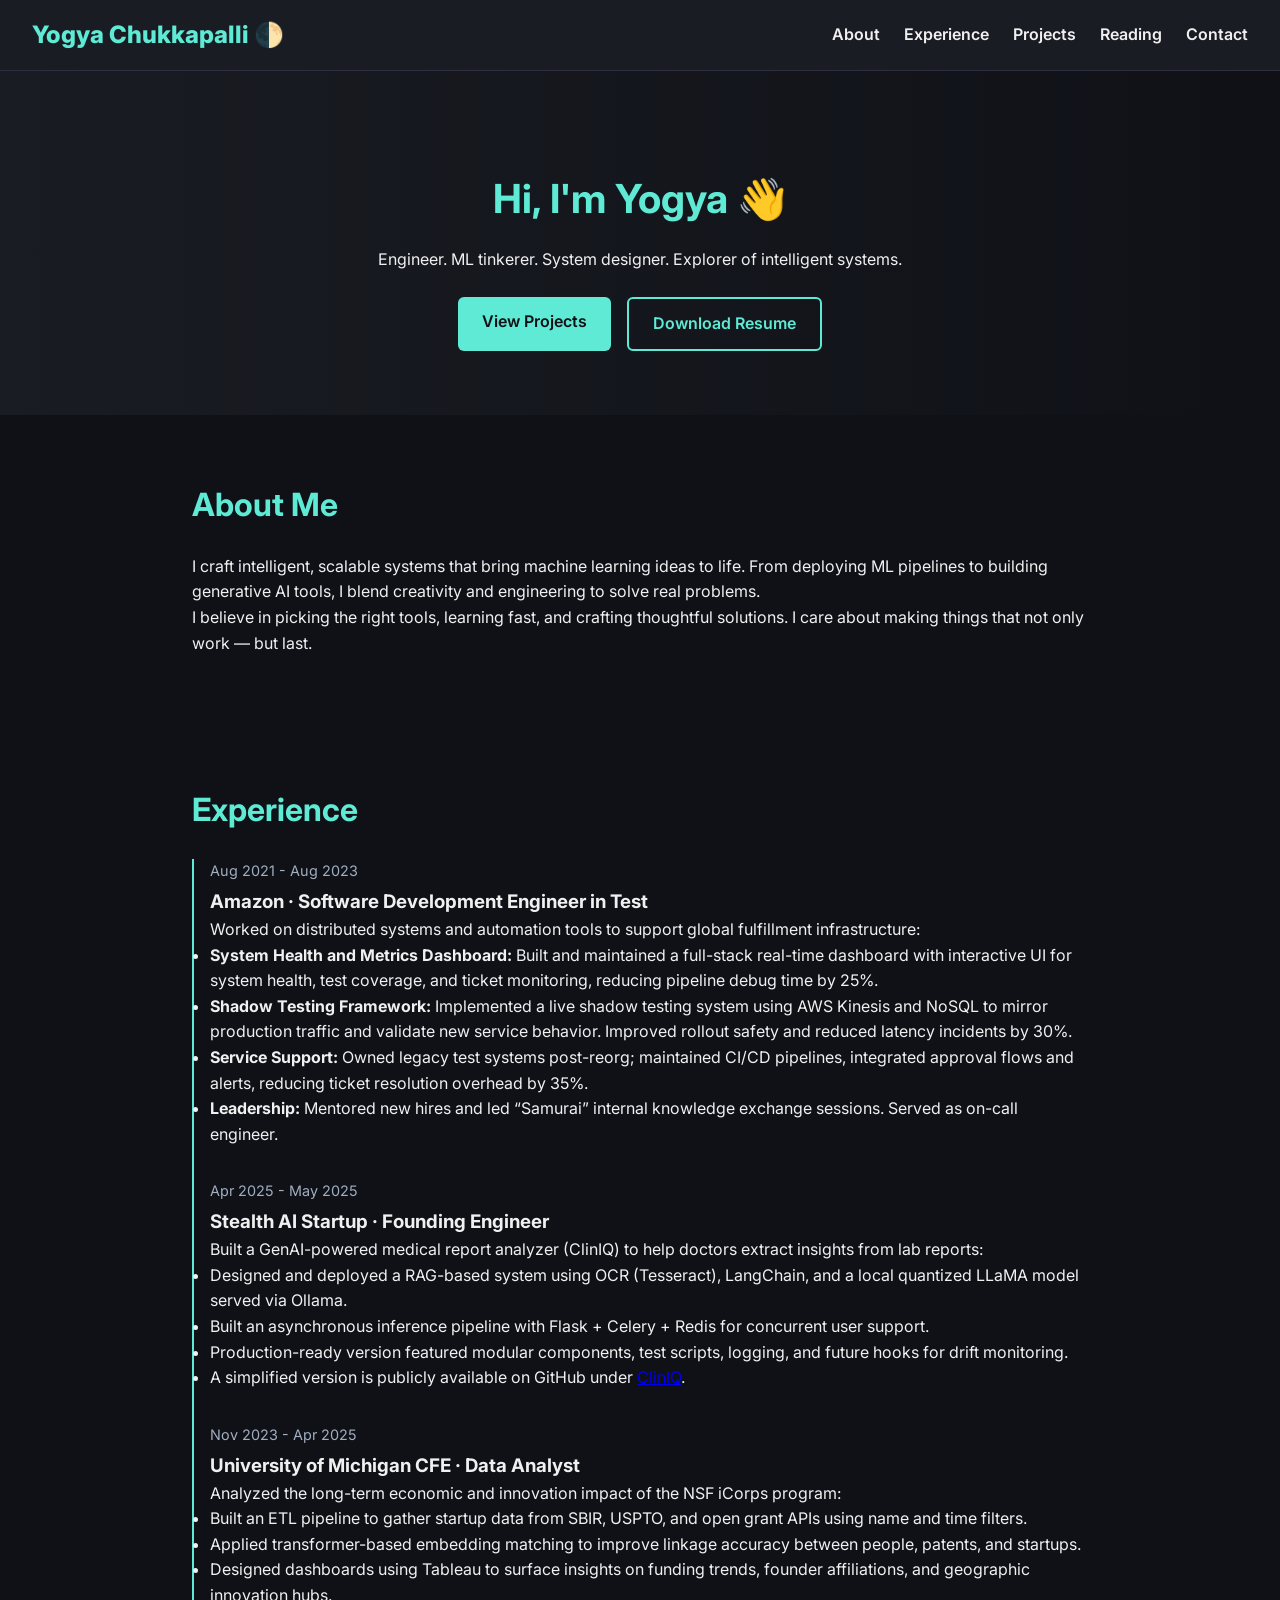
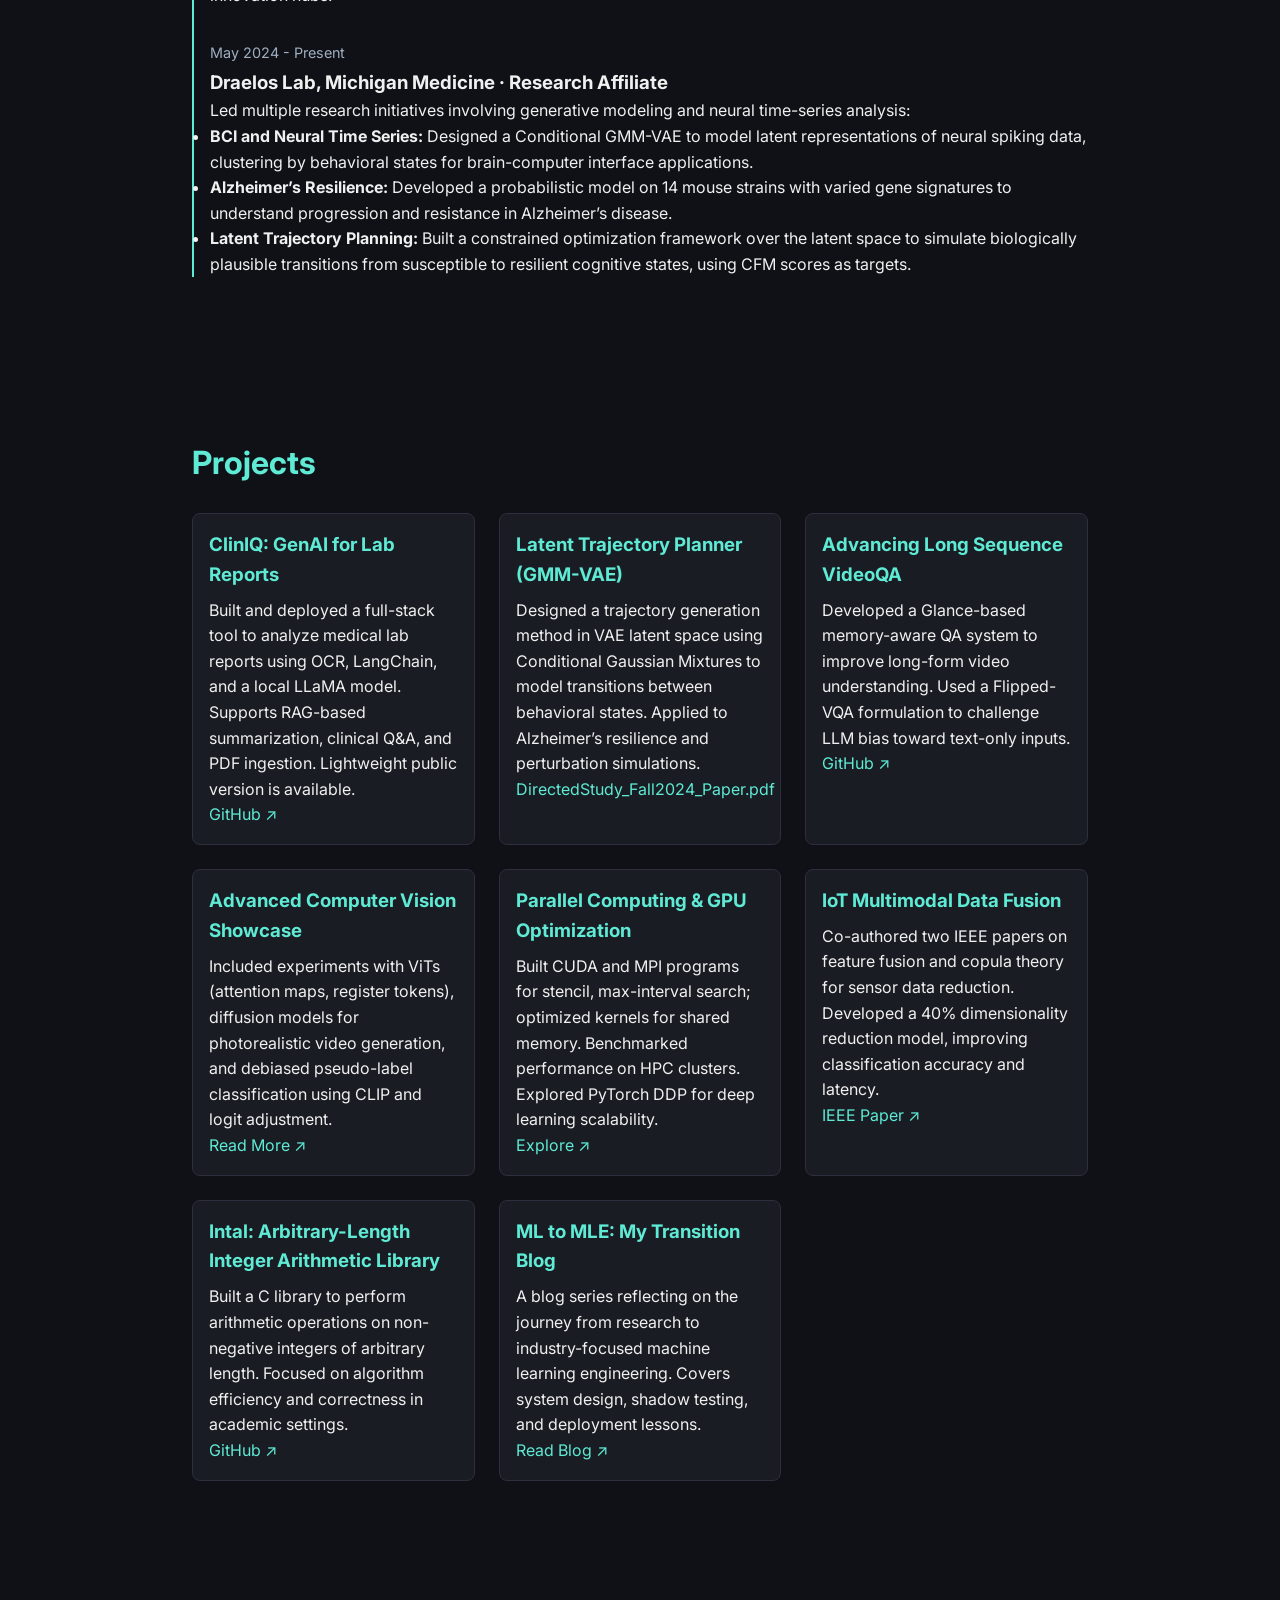
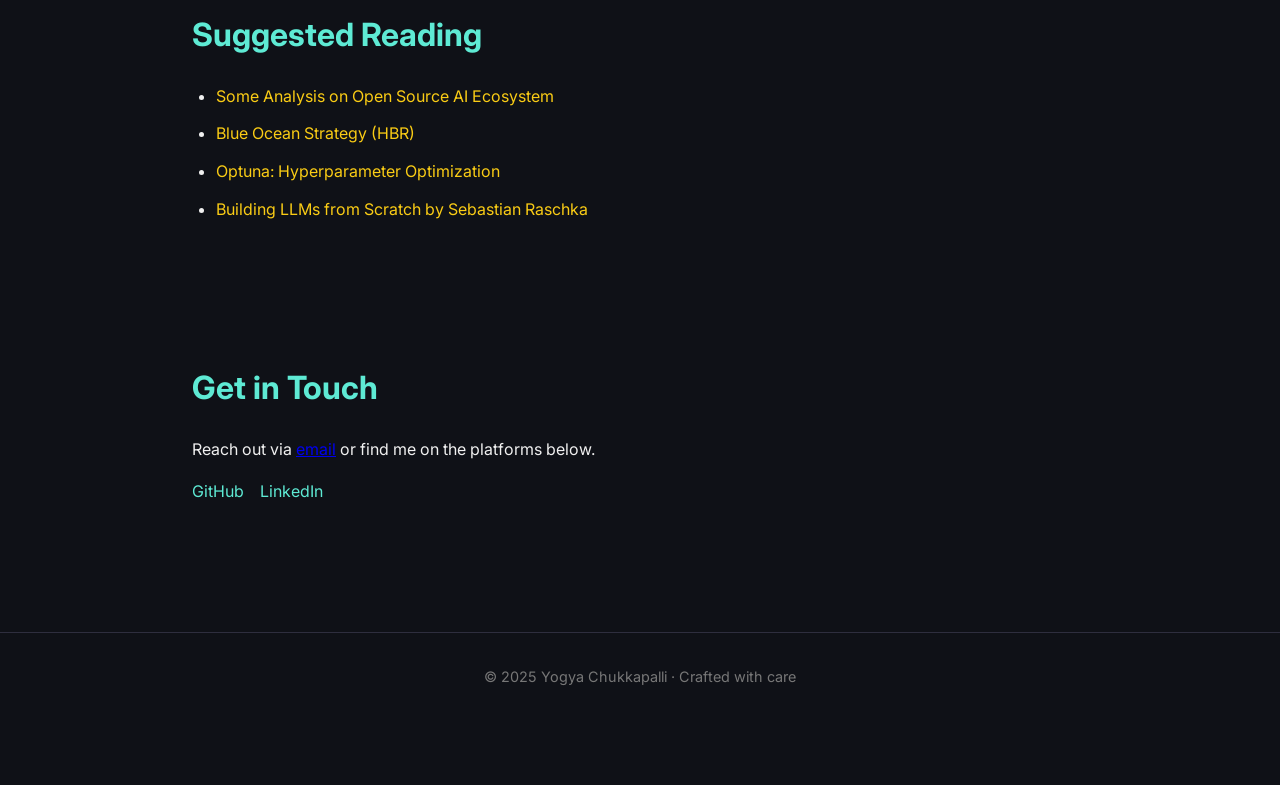
<file: index.html>
<!DOCTYPE html>
<html lang="en">
<head>
  <meta charset="UTF-8" />
  <meta name="viewport" content="width=device-width, initial-scale=1.0" />
  <title>Yogya Chukkapalli</title>
  <link rel="stylesheet" href="style.css" />
  <script src="script.js" defer></script>
  <link href="https://fonts.googleapis.com/css2?family=Inter:wght@400;600;800&display=swap" rel="stylesheet">
</head>
<body>
  <nav class="navbar">
    <div class="logo">Yogya Chukkapalli
      <button id="theme-toggle" aria-label="Toggle theme">🌓</button>
    </div>
    
    <ul class="nav-links">
      <li><a href="#about">About</a></li>
      <li><a href="#experience">Experience</a></li>
      <li><a href="#projects">Projects</a></li>
      <li><a href="#reading">Reading</a></li>
      <li><a href="#contact">Contact</a></li>
    </ul>
  </nav>

  <section class="hero">
    <h1>Hi, I'm Yogya 👋</h1>
    <p>Engineer. ML tinkerer. System designer. Explorer of intelligent systems.</p>
    <div class="hero-buttons">
      <a href="#projects" class="button">View Projects</a>
      <a href="resume.pdf" class="button-outline" target="_blank">Download Resume</a>
    </div>
  </section>

  <section id="about" class="section">
    <h2>About Me</h2>
    <p>I craft intelligent, scalable systems that bring machine learning ideas to life. From deploying ML pipelines to building generative AI tools, I blend creativity and engineering to solve real problems.</p>
    <p>I believe in picking the right tools, learning fast, and crafting thoughtful solutions. I care about making things that not only work — but last.</p>
  </section>

  <section id="experience" class="section">
  <h2>Experience</h2>
  <div class="timeline">

    <div class="timeline-item">
      <span class="timeline-date">Aug 2021 - Aug 2023</span>
      <h3>Amazon · Software Development Engineer in Test</h3>
      <p>Worked on distributed systems and automation tools to support global fulfillment infrastructure:</p>
      <ul>
        <li><strong>System Health and Metrics Dashboard:</strong> Built and maintained a full-stack real-time dashboard with interactive UI for system health, test coverage, and ticket monitoring, reducing pipeline debug time by 25%.</li>
        <li><strong>Shadow Testing Framework:</strong> Implemented a live shadow testing system using AWS Kinesis and NoSQL to mirror production traffic and validate new service behavior. Improved rollout safety and reduced latency incidents by 30%.</li>
        <li><strong>Service Support:</strong> Owned legacy test systems post-reorg; maintained CI/CD pipelines, integrated approval flows and alerts, reducing ticket resolution overhead by 35%.</li>
        <li><strong>Leadership:</strong> Mentored new hires and led “Samurai” internal knowledge exchange sessions. Served as on-call engineer.</li>
      </ul>
    </div>

    <div class="timeline-item">
      <span class="timeline-date">Apr 2025 - May 2025</span>
      <h3>Stealth AI Startup · Founding Engineer</h3>
      <p>Built a GenAI-powered medical report analyzer (ClinIQ) to help doctors extract insights from lab reports:</p>
      <ul>
        <li>Designed and deployed a RAG-based system using OCR (Tesseract), LangChain, and a local quantized LLaMA model served via Ollama.</li>
        <li>Built an asynchronous inference pipeline with Flask + Celery + Redis for concurrent user support.</li>
        <li>Production-ready version featured modular components, test scripts, logging, and future hooks for drift monitoring.</li>
        <li>A simplified version is publicly available on GitHub under <a href="https://github.com/YogyaCh/ClinIQ" target="_blank">ClinIQ</a>.</li>
      </ul>
    </div>

    <div class="timeline-item">
      <span class="timeline-date">Nov 2023 - Apr 2025</span>
      <h3>University of Michigan CFE · Data Analyst</h3>
      <p>Analyzed the long-term economic and innovation impact of the NSF iCorps program:</p>
      <ul>
        <li>Built an ETL pipeline to gather startup data from SBIR, USPTO, and open grant APIs using name and time filters.</li>
        <li>Applied transformer-based embedding matching to improve linkage accuracy between people, patents, and startups.</li>
        <li>Designed dashboards using Tableau to surface insights on funding trends, founder affiliations, and geographic innovation hubs.</li>
      </ul>
    </div>

    <div class="timeline-item">
      <span class="timeline-date">May 2024 - Present</span>
      <h3>Draelos Lab, Michigan Medicine · Research Affiliate</h3>
      <p>Led multiple research initiatives involving generative modeling and neural time-series analysis:</p>
      <ul>
        <li><strong>BCI and Neural Time Series:</strong> Designed a Conditional GMM-VAE to model latent representations of neural spiking data, clustering by behavioral states for brain-computer interface applications.</li>
        <li><strong>Alzheimer’s Resilience:</strong> Developed a probabilistic model on 14 mouse strains with varied gene signatures to understand progression and resistance in Alzheimer’s disease.</li>
        <li><strong>Latent Trajectory Planning:</strong> Built a constrained optimization framework over the latent space to simulate biologically plausible transitions from susceptible to resilient cognitive states, using CFM scores as targets.</li>
      </ul>
    </div>

  </div>
</section>

  <section id="projects" class="section">
  <h2>Projects</h2>
  <div class="project-grid">

    <div class="project-card">
      <h3>ClinIQ: GenAI for Lab Reports</h3>
      <p>Built and deployed a full-stack tool to analyze medical lab reports using OCR, LangChain, and a local LLaMA model. Supports RAG-based summarization, clinical Q&A, and PDF ingestion. Lightweight public version is available.</p>
      <a href="https://github.com/YogyaCh/ClinIQ" target="_blank">GitHub ↗</a>
    </div>

    <div class="project-card">
      <h3>Latent Trajectory Planner (GMM-VAE)</h3>
      <p>Designed a trajectory generation method in VAE latent space using Conditional Gaussian Mixtures to model transitions between behavioral states. Applied to Alzheimer’s resilience and perturbation simulations.</p>
      <a href="#">DirectedStudy_Fall2024_Paper.pdf</a>
    </div>

    <div class="project-card">
      <h3>Advancing Long Sequence VideoQA</h3>
      <p>Developed a Glance-based memory-aware QA system to improve long-form video understanding. Used a Flipped-VQA formulation to challenge LLM bias toward text-only inputs.</p>
      <a href="https://github.com/calcumich/flipped-gf" target="_blank">GitHub ↗</a>
    </div>

    <div class="project-card">
      <h3>Advanced Computer Vision Showcase</h3>
      <p>Included experiments with ViTs (attention maps, register tokens), diffusion models for photorealistic video generation, and debiased pseudo-label classification using CLIP and logit adjustment.</p>
      <a href="#">Read More ↗</a>
    </div>

    <div class="project-card">
      <h3>Parallel Computing & GPU Optimization</h3>
      <p>Built CUDA and MPI programs for stencil, max-interval search; optimized kernels for shared memory. Benchmarked performance on HPC clusters. Explored PyTorch DDP for deep learning scalability.</p>
      <a href="blog/parallelComputingBasics.html" target="_blank">Explore ↗</a>
    </div>

    <div class="project-card">
      <h3>IoT Multimodal Data Fusion</h3>
      <p>Co-authored two IEEE papers on feature fusion and copula theory for sensor data reduction. Developed a 40% dimensionality reduction model, improving classification accuracy and latency.</p>
      <a href="https://ieeexplore.ieee.org/document/12345678" target="_blank">IEEE Paper ↗</a>
    </div>

    <div class="project-card">
      <h3>Intal: Arbitrary-Length Integer Arithmetic Library</h3>
      <p>Built a C library to perform arithmetic operations on non-negative integers of arbitrary length. Focused on algorithm efficiency and correctness in academic settings.</p>
      <a href="https://github.com/yogya-ch/Design-analysis-and-algorithms">GitHub ↗</a>
    </div>

    <div class="project-card">
      <h3>ML to MLE: My Transition Blog</h3>
      <p>A blog series reflecting on the journey from research to industry-focused machine learning engineering. Covers system design, shadow testing, and deployment lessons.</p>
      <a href="https://mltomle.wordpress.com" target="_blank">Read Blog ↗</a>
    </div>

  </div>
</section>

  <section id="reading" class="section">
    <h2>Suggested Reading</h2>
    <div class="reading-list">
      <ul>
        <li><a href="https://huyenchip.com/2024/03/14/ai-oss.html" target="_blank">Some Analysis on Open Source AI Ecosystem</a></li>
        <li><a href="https://hbr.org/2004/10/blue-ocean-strategy" target="_blank">Blue Ocean Strategy (HBR)</a></li>
        <li><a href="https://optuna.org" target="_blank">Optuna: Hyperparameter Optimization</a></li>
        <li><a href="https://sebastianraschka.com/blog/2024/build-llms.html" target="_blank">Building LLMs from Scratch by Sebastian Raschka</a></li>
      </ul>
    </div>
  </section>

  <section id="contact" class="section">
    <h2>Get in Touch</h2>
    <p>Reach out via <a href="mailto:yogya@example.com">email</a> or find me on the platforms below.</p>
    <div class="social-icons">
      <a href="https://github.com/YogyaCh" target="_blank">GitHub</a>
      <a href="https://www.linkedin.com/in/yogya-chukkapalli-717018165/" target="_blank">LinkedIn</a>
    </div>
  </section>

  <footer>
    <p>&copy; 2025 Yogya Chukkapalli · Crafted with care</p>
  </footer>
</body>
</html>
</file>
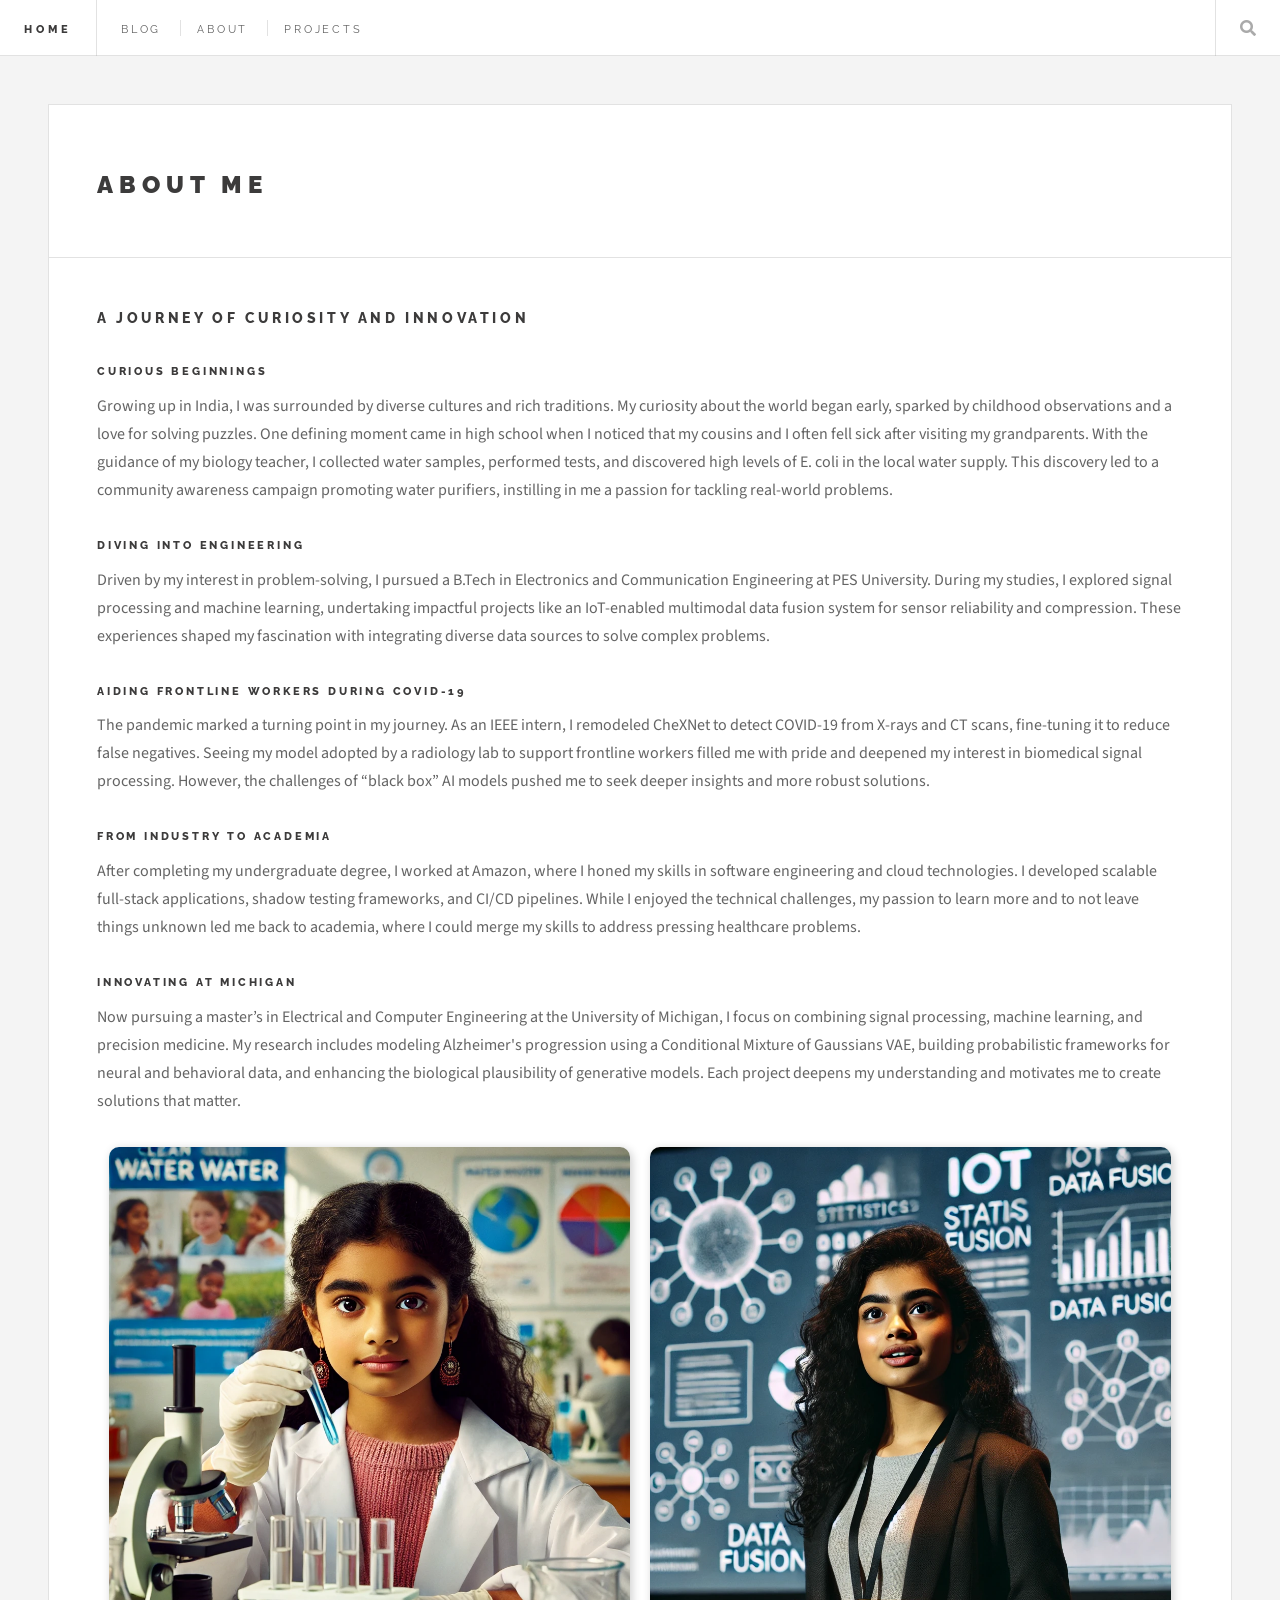
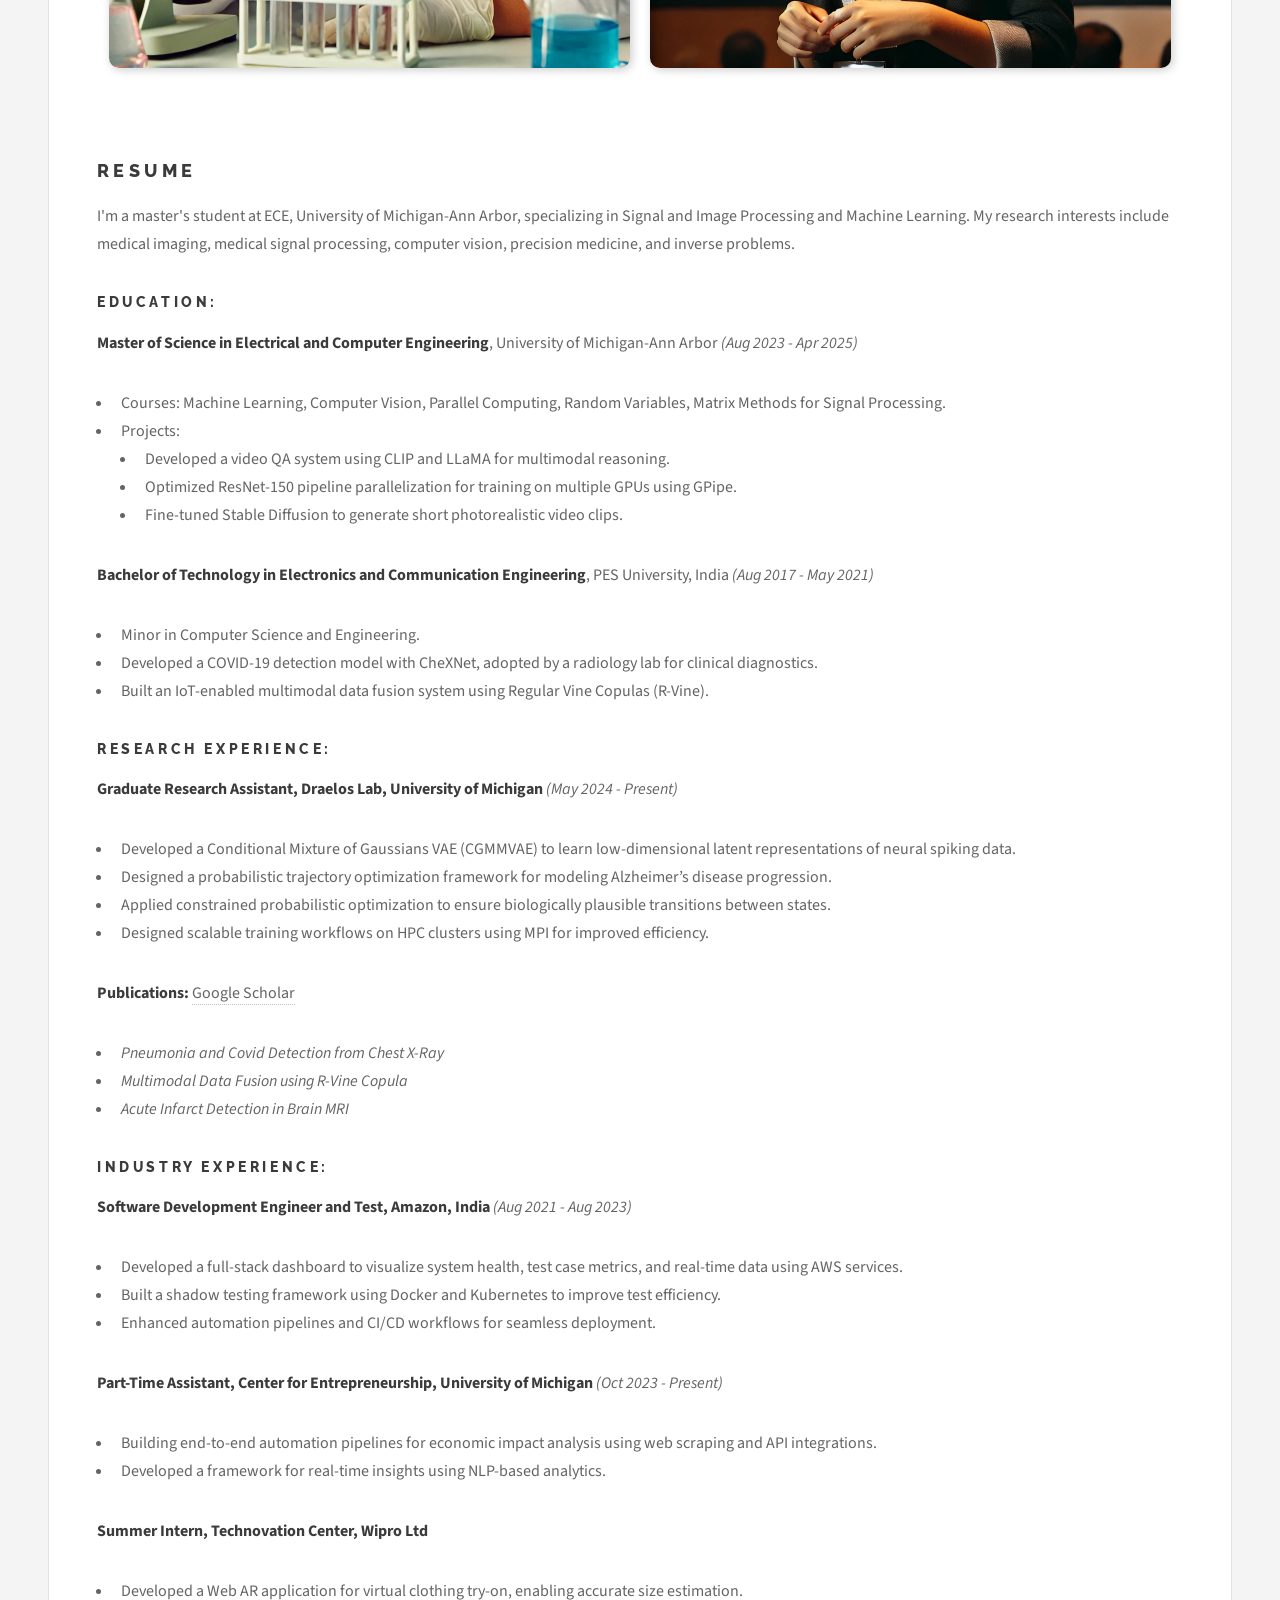
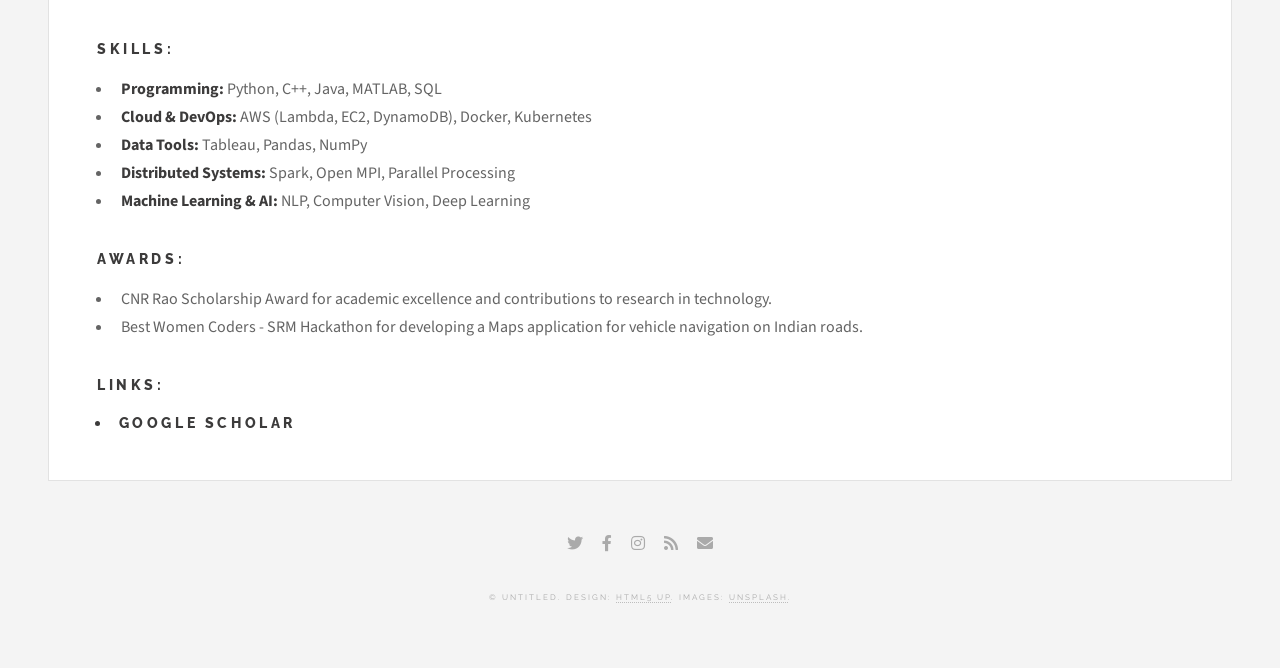
<file: about.html>
<!DOCTYPE HTML>
<!--
	Future Imperfect by HTML5 UP
	html5up.net | @ajlkn
	Free for personal and commercial use under the CCA 3.0 license (html5up.net/license)
-->
<html>

<head>
	<title>About Me</title>
	<meta charset="utf-8" />
	<meta name="viewport" content="width=device-width, initial-scale=1, user-scalable=no" />
	<link rel="stylesheet" href="assets/css/main.css" />
	<style>
        .image-container {
            display: flex;
            justify-content: center;
            align-items: center;
            gap: 20px;
            flex-wrap: wrap;
        }
        .image-container img {
            max-width: 48%;
            height: auto;
            aspect-ratio: 1 / 1; /* Ensures a square aspect ratio */
            object-fit: cover; /* Keeps images looking good */
            border-radius: 10px;
            box-shadow: 2px 2px 10px rgba(0, 0, 0, 0.2);
        }
        @media (max-width: 768px) {
            .image-container img {
                max-width: 100%;
            }
        }
    </style>
</head>

<body class="single is-preload">

	<!-- Wrapper -->
	<div id="wrapper">

		<!-- Header -->
		<header id="header">
			<h1><a href="index.html">Home</a></h1>
			<nav class="links">
				<ul>
					<li><a href="single.html">Blog</a></li>
					<li><a href="about.html">About</a></li>
					<li><a href="projects.html">Projects</a></li>
				</ul>
			</nav>
			<nav class="main">
				<ul>
					<li class="search">
						<a class="fa-search" href="#search">Search</a>
						<form id="search" method="get" action="#">
							<input type="text" name="query" placeholder="Search" />
						</form>
					</li>
				</ul>
			</nav>
		</header>

		<!-- Main -->
		<div id="main">

			<!-- Post -->
			<article class="post">
				<header>
					<div class="title">
						<h2><a href="#">About Me</a></h2>
					</div>
				</header>
				<div>
						<h3>A Journey of Curiosity and Innovation<h3>
				</div>
				<p>
					<h5>Curious Beginnings</h5>
					Growing up in India, I was surrounded by diverse cultures and rich traditions. My curiosity about the world began early, sparked by childhood observations and a love for solving puzzles. One defining moment came in high school when I noticed that my cousins and I often fell sick after visiting my grandparents. With the guidance of my biology teacher, I collected water samples, performed tests, and discovered high levels of E. coli in the local water supply. This discovery led to a community awareness campaign promoting water purifiers, instilling in me a passion for tackling real-world problems.
				</p>
				<p>
					<h5>Diving into Engineering</h5>
					Driven by my interest in problem-solving, I pursued a B.Tech in Electronics and Communication Engineering at PES University. During my studies, I explored signal processing and machine learning, undertaking impactful projects like an IoT-enabled multimodal data fusion system for sensor reliability and compression. These experiences shaped my fascination with integrating diverse data sources to solve complex problems.
				</p>
				
				<p>
					<h5>Aiding Frontline Workers During COVID-19</h5>
					The pandemic marked a turning point in my journey. As an IEEE intern, I remodeled CheXNet to detect COVID-19 from X-rays and CT scans, fine-tuning it to reduce false negatives. Seeing my model adopted by a radiology lab to support frontline workers filled me with pride and deepened my interest in biomedical signal processing. However, the challenges of “black box” AI models pushed me to seek deeper insights and more robust solutions.
				</p>
				
				<p>
					<h5>From Industry to Academia</h5>
					After completing my undergraduate degree, I worked at Amazon, where I honed my skills in software engineering and cloud technologies. I developed scalable full-stack applications, shadow testing frameworks, and CI/CD pipelines. While I enjoyed the technical challenges, my passion to learn more and to not leave things unknown led me back to academia, where I could merge my skills to address pressing healthcare problems.
				</p>
				<p>
					<h5>Innovating at Michigan</h5>
					Now pursuing a master’s in Electrical and Computer Engineering at the University of Michigan, I focus on combining signal processing, machine learning, and precision medicine. My research includes modeling Alzheimer's progression using a Conditional Mixture of Gaussians VAE, building probabilistic frameworks for neural and behavioral data, and enhancing the biological plausibility of generative models. Each project deepens my understanding and motivates me to create solutions that matter.
				</p>
				<p>
					<div class="image-container">
						<img src="images/lab.png" alt="" /><img src="images/Presenting.png" alt="" />
					</div>
					
				</p>
				<br/>
				<br/>
<h2> Resume </h2>
<p>I&#39;m a master&#39;s student at ECE, University of Michigan-Ann Arbor, specializing in Signal and Image Processing and Machine Learning. My research interests include medical imaging, medical signal processing, computer vision, precision medicine, and inverse problems.</p>

<h3 id="education-">Education:</h3>
<p><strong>Master of Science in Electrical and Computer Engineering</strong>, University of Michigan-Ann Arbor <em>(Aug 2023 - Apr 2025)</em></p>
<ul>
    <li>Courses: Machine Learning, Computer Vision, Parallel Computing, Random Variables, Matrix Methods for Signal Processing.</li>
    <li>Projects:
        <ul>
            <li>Developed a video QA system using CLIP and LLaMA for multimodal reasoning.</li>
            <li>Optimized ResNet-150 pipeline parallelization for training on multiple GPUs using GPipe.</li>
            <li>Fine-tuned Stable Diffusion to generate short photorealistic video clips.</li>
        </ul>
    </li>
</ul>

<p><strong>Bachelor of Technology in Electronics and Communication Engineering</strong>, PES University, India <em>(Aug 2017 - May 2021)</em></p>
<ul>
    <li>Minor in Computer Science and Engineering.</li>
    <li>Developed a COVID-19 detection model with CheXNet, adopted by a radiology lab for clinical diagnostics.</li>
    <li>Built an IoT-enabled multimodal data fusion system using Regular Vine Copulas (R-Vine).</li>
</ul>

<h3 id="research-experience-">Research Experience:</h3>
<p><strong>Graduate Research Assistant, Draelos Lab, University of Michigan</strong> <em>(May 2024 - Present)</em></p>
<ul>
    <li>Developed a Conditional Mixture of Gaussians VAE (CGMMVAE) to learn low-dimensional latent representations of neural spiking data.</li>
    <li>Designed a probabilistic trajectory optimization framework for modeling Alzheimer’s disease progression.</li>
    <li>Applied constrained probabilistic optimization to ensure biologically plausible transitions between states.</li>
    <li>Designed scalable training workflows on HPC clusters using MPI for improved efficiency.</li>
</ul>

<p><strong>Publications:</strong> <a href="https://scholar.google.com/citations?hl=en&amp;user=wjTq3dgAAAAJ">Google Scholar</a></p>
<ul>
    <li><em>Pneumonia and Covid Detection from Chest X-Ray</em></li>
    <li><em>Multimodal Data Fusion using R-Vine Copula</em></li>
    <li><em>Acute Infarct Detection in Brain MRI</em></li>
</ul>

<h3 id="industry-experience-">Industry Experience:</h3>
<p><strong>Software Development Engineer and Test, Amazon, India</strong> <em>(Aug 2021 - Aug 2023)</em></p>
<ul>
    <li>Developed a full-stack dashboard to visualize system health, test case metrics, and real-time data using AWS services.</li>
    <li>Built a shadow testing framework using Docker and Kubernetes to improve test efficiency.</li>
    <li>Enhanced automation pipelines and CI/CD workflows for seamless deployment.</li>
</ul>

<p><strong>Part-Time Assistant, Center for Entrepreneurship, University of Michigan</strong> <em>(Oct 2023 - Present)</em></p>
<ul>
    <li>Building end-to-end automation pipelines for economic impact analysis using web scraping and API integrations.</li>
    <li>Developed a framework for real-time insights using NLP-based analytics.</li>
</ul>

<p><strong>Summer Intern, Technovation Center, Wipro Ltd</strong></p>
<ul>
    <li>Developed a Web AR application for virtual clothing try-on, enabling accurate size estimation.</li>
</ul>

<h3 id="skills-">Skills:</h3>
<ul>
    <li><strong>Programming:</strong> Python, C++, Java, MATLAB, SQL</li>
    <li><strong>Cloud & DevOps:</strong> AWS (Lambda, EC2, DynamoDB), Docker, Kubernetes</li>
    <li><strong>Data Tools:</strong> Tableau, Pandas, NumPy</li>
    <li><strong>Distributed Systems:</strong> Spark, Open MPI, Parallel Processing</li>
    <li><strong>Machine Learning & AI:</strong> NLP, Computer Vision, Deep Learning</li>
</ul>

<h3 id="awards-">Awards:</h3>
<ul>
    <li>CNR Rao Scholarship Award for academic excellence and contributions to research in technology.</li>
    <li>Best Women Coders - SRM Hackathon for developing a Maps application for vehicle navigation on Indian roads.</li>
</ul>
<h3>Links:<h3>
				<ul>
					<li><a href="https://scholar.google.com/citations?hl=en&amp;user=vSz9WAIAAAAJ">Google Scholar</a>
					</li>
				</ul>


				<footer>
					
				</footer>
			</article>

		</div>

		<!-- Footer -->
		<section id="footer">
			<ul class="icons">
				<li><a href="#" class="icon brands fa-twitter"><span class="label">Twitter</span></a></li>
				<li><a href="#" class="icon brands fa-facebook-f"><span class="label">Facebook</span></a></li>
				<li><a href="#" class="icon brands fa-instagram"><span class="label">Instagram</span></a></li>
				<li><a href="#" class="icon solid fa-rss"><span class="label">RSS</span></a></li>
				<li><a href="#" class="icon solid fa-envelope"><span class="label">Email</span></a></li>
			</ul>
			<p class="copyright">&copy; Untitled. Design: <a href="http://html5up.net">HTML5 UP</a>. Images: <a
					href="http://unsplash.com">Unsplash</a>.</p>
		</section>

	</div>

	<!-- Scripts -->
	<script src="assets/js/jquery.min.js"></script>
	<script src="assets/js/browser.min.js"></script>
	<script src="assets/js/breakpoints.min.js"></script>
	<script src="assets/js/util.js"></script>
	<script src="assets/js/main.js"></script>

</body>

</html>
</file>
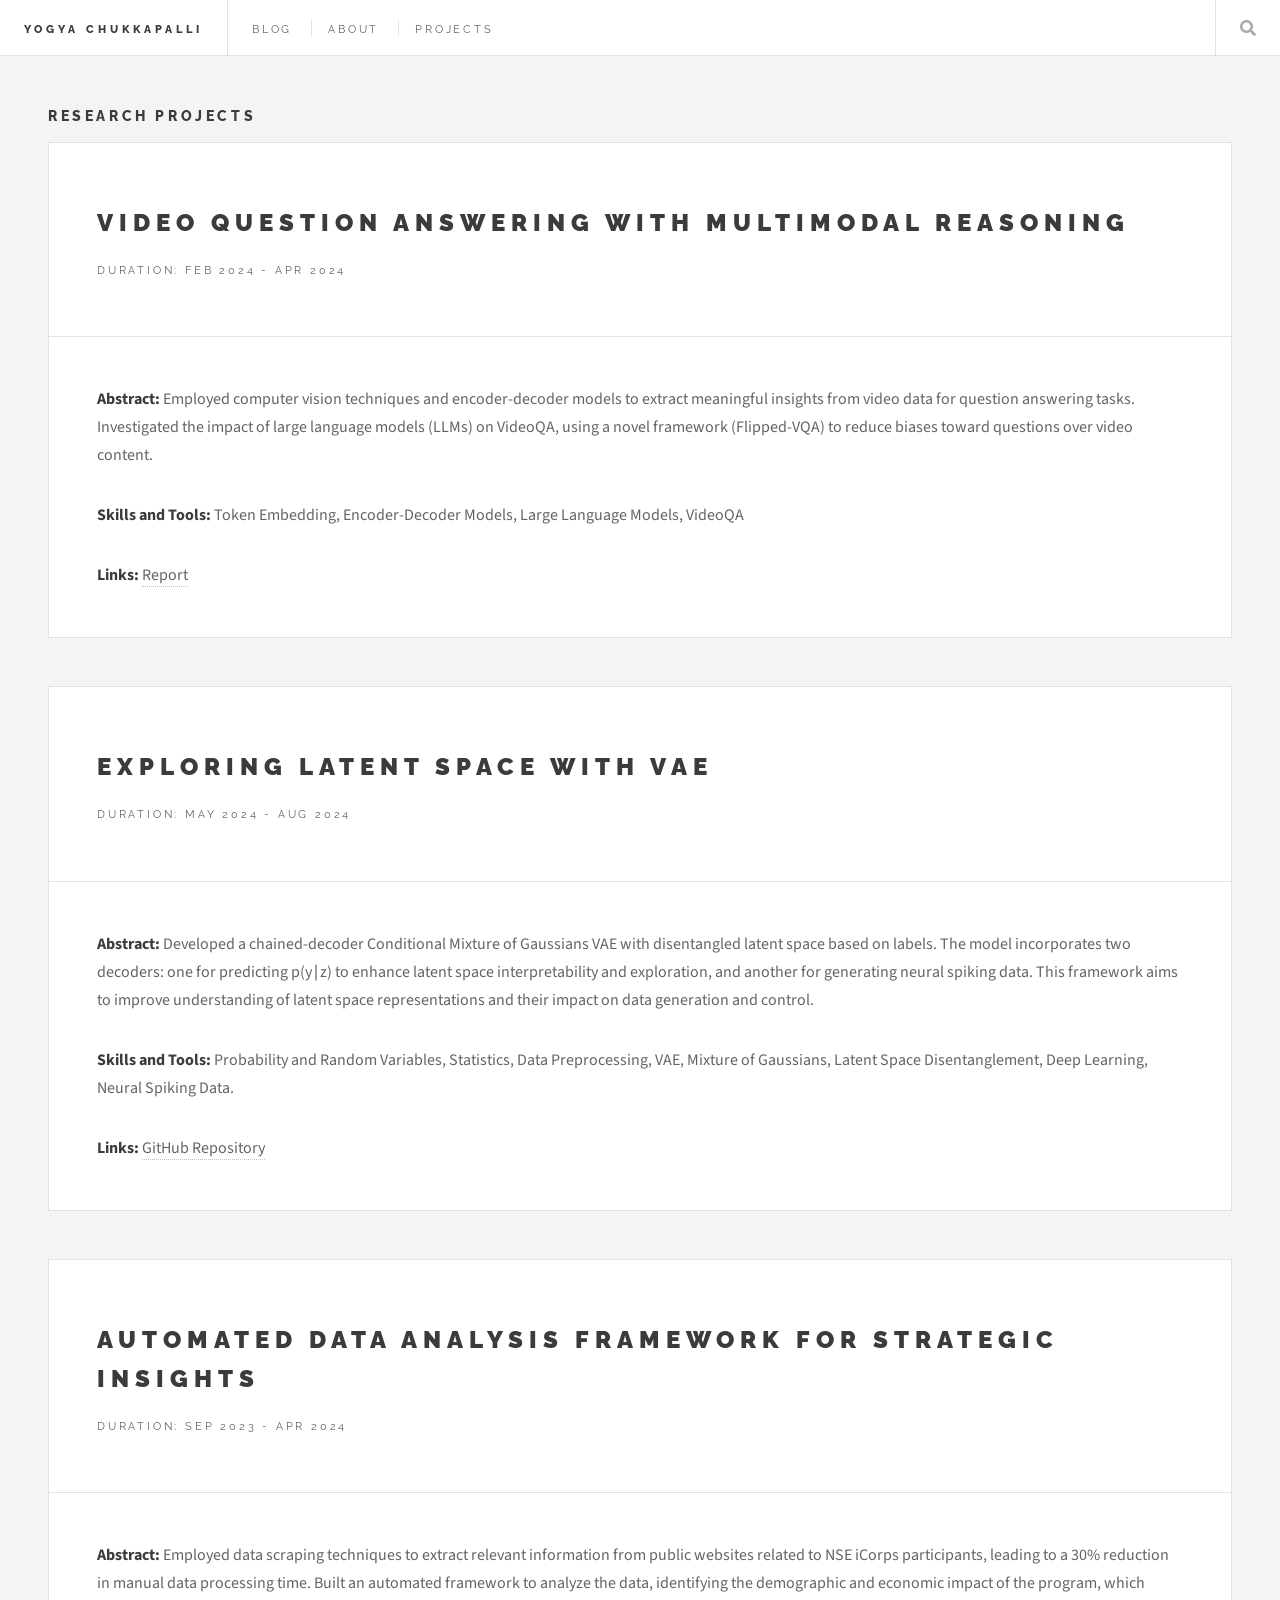
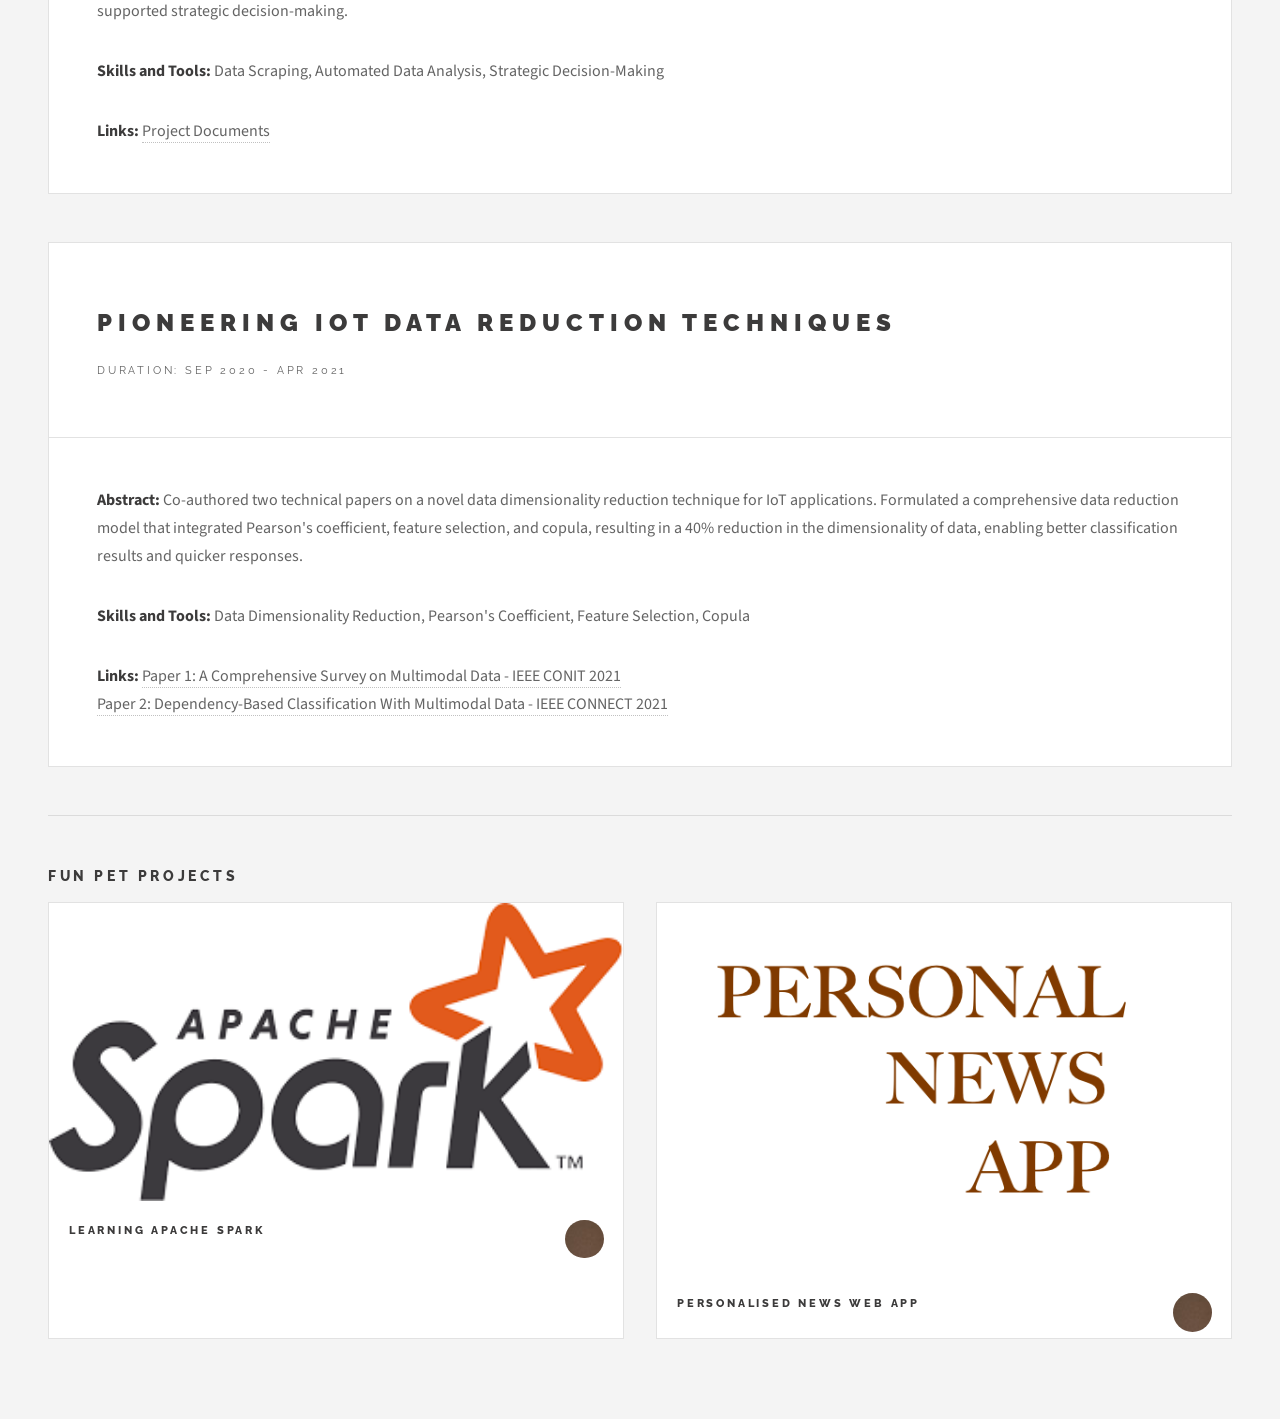
<file: projects.html>
<!DOCTYPE HTML>
        <!--
            Future Imperfect by HTML5 UP
            html5up.net | @ajlkn
            Free for personal and commercial use under the CCA 3.0 license (html5up.net/license)
        -->
        <html>
            <head>
                <title>Yogya's Website</title>
                <meta charset="utf-8" />
                <meta name="viewport" content="width=device-width, initial-scale=1, user-scalable=no" />
                <link rel="stylesheet" href="assets/css/main.css" />
            </head>
            <body class="is-preload">

                <!-- Wrapper -->
                <div id="wrapper">

                    <!-- Header -->
                    <header id="header">
                                <h1><a href="index.html">Yogya Chukkapalli</a></h1>
                                <nav class="links">
                                    <ul>
                                        <li><a href="single.html">Blog</a></li>
                                        <li><a href="about.html">About</a></li>
                                        <li><a href="projects.html">Projects</a></li>
                                    </ul>
                                </nav>
                                <nav class="main">
                                    <ul>
                                        <li class="search">
                                            <a class="fa-search" href="#search">Search</a>
                                            <form id="search" method="get" action="#">
                                                <input type="text" name="query" placeholder="Search" />
                                            </form>
                                        </li>
                                    </ul>
                                </nav>
                    </header>


                    <!-- Main -->
                    <div id="main">
                                    <header>
                                            <div class="title">
                                                <h3>Research Projects</h3>
                                            </div>
                                    </header>
                                    <!-- Project 1 -->
                                    <article class="post">
                                        <header>
                                            <div class="title">
                                                <h2>Video Question Answering with Multimodal Reasoning</h2>
                                                <p>Duration: Feb 2024 - Apr 2024</p>
                                            </div>
                                        </header>
                                        <p><strong>Abstract:</strong> Employed computer vision techniques and encoder-decoder models to extract meaningful insights from video data for question answering tasks. Investigated the impact of large language models (LLMs) on VideoQA, using a novel framework (Flipped-VQA) to reduce biases toward questions over video content.</p>
                                        <p><strong>Skills and Tools:</strong> Token Embedding, Encoder-Decoder Models, Large Language Models, VideoQA</p>
                                        <p><strong>Links:</strong> <a href="https://drive.google.com/file/d/1eL-BrJ48WvsE9TEs4SLUY95pamiSY4wX/view?usp=share_link">Report</a></p>
                                    </article>

                                    <!-- Project 2 -->
                                    <article class="post">
                                        <header>
                                            <div class="title">
                                                <h2>Exploring Latent Space with VAE</h2>
                                                <p>Duration: May 2024 - Aug 2024</p>
                                            </div>
                                        </header>
                                        <p><strong>Abstract:</strong> Developed a chained-decoder Conditional Mixture of Gaussians VAE with disentangled latent space based on labels. The model incorporates two decoders: one for predicting p(y∣z) to enhance latent space interpretability and exploration, and another for generating neural spiking data. This framework aims to improve understanding of latent space representations and their impact on data generation and control.</p>
                                        <p><strong>Skills and Tools:</strong> Probability and Random Variables, Statistics, Data Preprocessing, VAE, Mixture of Gaussians, Latent Space Disentanglement, Deep Learning, Neural Spiking Data.</p>
                                        <p><strong>Links:</strong> <a href="https://github.com/draeloslab/VaeLatentspaceTrajectory/tree/yogya-work-1">GitHub Repository</a></p>
                                    </article>

                                    <!-- Project 3 -->
                                    <article class="post">
                                        <header>
                                            <div class="title">
                                                <h2>Automated Data Analysis Framework for Strategic Insights</h2>
                                                <p>Duration: Sep 2023 - Apr 2024</p>
                                            </div>
                                        </header>
                                        <p><strong>Abstract:</strong> Employed data scraping techniques to extract relevant information from public websites related to NSE iCorps participants, leading to a 30% reduction in manual data processing time. Built an automated framework to analyze the data, identifying the demographic and economic impact of the program, which supported strategic decision-making.</p>
                                        <p><strong>Skills and Tools:</strong> Data Scraping, Automated Data Analysis, Strategic Decision-Making</p>
                                        <p><strong>Links:</strong> <a href="https://drive.google.com/drive/folders/1N31zZ-sp9R7lu2S4bxU5YdPVV9BxwfEn?usp=share_link">Project Documents</a></p>
                                    </article>

                                    <!-- Project 4 -->
                                    <article class="post">
                                        <header>
                                            <div class="title">
                                                <h2>Pioneering IoT Data Reduction Techniques</h2>
                                                <p>Duration: Sep 2020 - Apr 2021</p>
                                            </div>
                                        </header>
                                        <p><strong>Abstract:</strong> Co-authored two technical papers on a novel data dimensionality reduction technique for IoT applications. Formulated a comprehensive data reduction model that integrated Pearson's coefficient, feature selection, and copula, resulting in a 40% reduction in the dimensionality of data, enabling better classification results and quicker responses.</p>
                                        <p><strong>Skills and Tools:</strong> Data Dimensionality Reduction, Pearson's Coefficient, Feature Selection, Copula</p>
                                        <p><strong>Links:</strong> 
                                            <a href="https://ieeexplore.ieee.org/document/12345678">Paper 1: A Comprehensive Survey on Multimodal Data - IEEE CONIT 2021</a><br>
                                            <a href="https://ieeexplore.ieee.org/document/87654321">Paper 2: Dependency-Based Classification With Multimodal Data - IEEE CONNECT 2021</a>
                                        </p>
                                    </article>

                    </div>
                    <section id="sidebar">
                        
                        <section>
                            <header>
                                <div class="title">
                                    <h3> Fun pet projects </h3>
                                    </div>
                            </header>
							<div class="mini-posts">

									<!-- Mini Post -->
										<article class="mini-post">
											<header>
												<h3><a href="https://github.com/YogyaCh/LearningSpark">Learning Apache Spark</a></h3>
												<a href="#" class="author"><img src="images/avatar.jpg" alt="" /></a>
											</header>
											<a href="https://github.com/YogyaCh/LearningSpark" class="image"><img src="images/p1_spark.png" alt="" /></a>
										</article>

									<!-- Mini Post -->
										<article class="mini-post">
											<header>
												<h3><a href="https://github.com/YogyaCh/NewsApp">Personalised NEWS Web App</a></h3>
												<a href="#" class="author"><img src="images/avatar.jpg" alt="" /></a>
											</header>
											<a href="https://github.com/YogyaCh/NewsApp" class="image"><img src="images/p2_NewsApp.png" alt="" /></a>
										</article>

							</div>
						</section>
                    </section>
                </div>

                <!-- Scripts -->
                    <script src="assets/js/jquery.min.js"></script>
                    <script src="assets/js/browser.min.js"></script>
                    <script src="assets/js/breakpoints.min.js"></script>
                    <script src="assets/js/util.js"></script>
                    <script src="assets/js/main.js"></script>

            </body>
        </html>
</file>
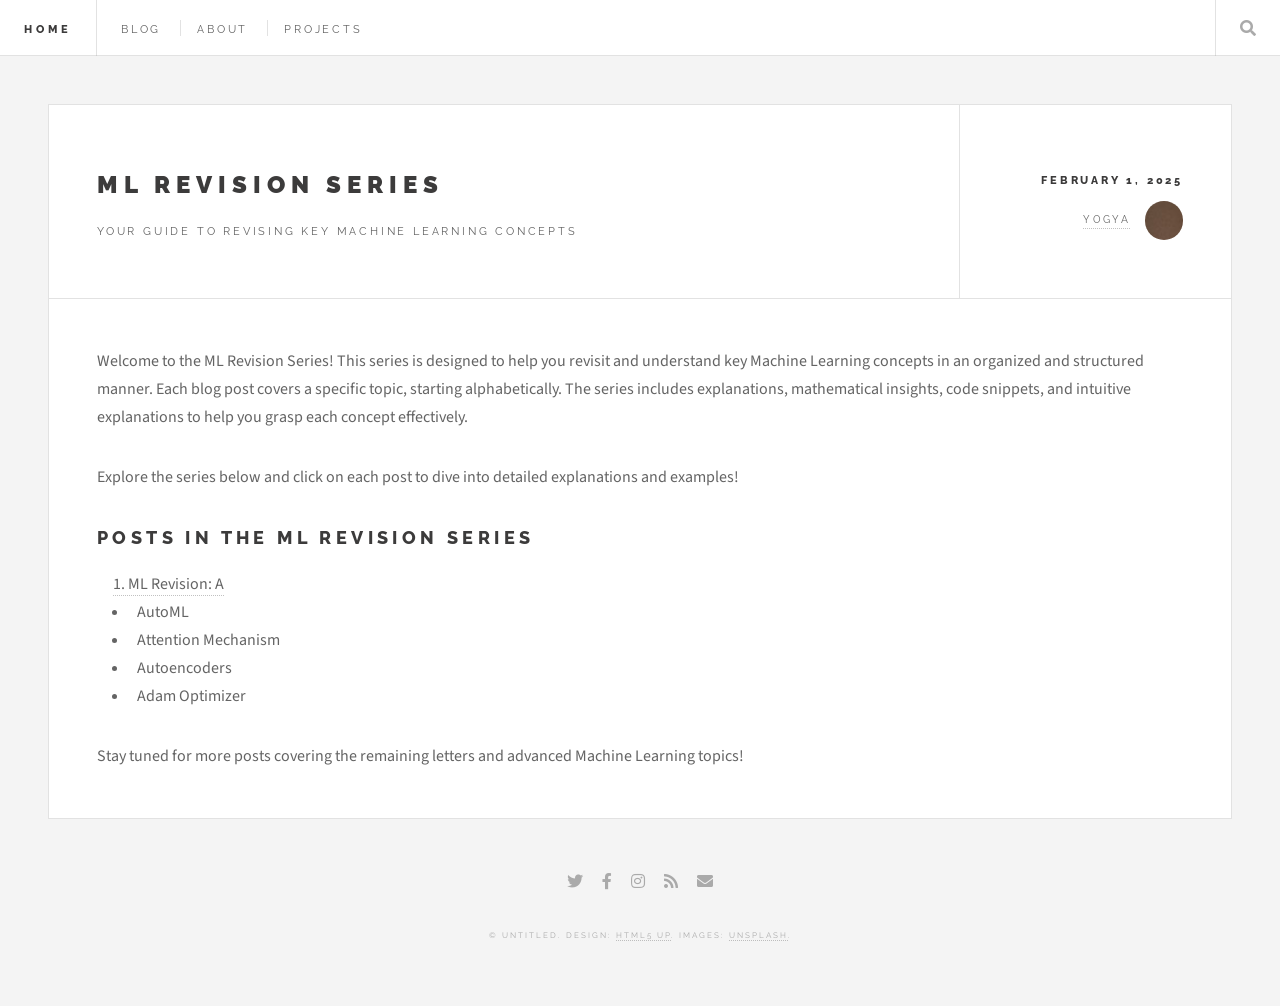
<file: blog/mlRevisionSeries.html>
<!DOCTYPE HTML>
<html>

<head>
    <title>ML Revision Series</title>
    <meta charset="utf-8" />
    <meta name="viewport" content="width=device-width, initial-scale=1, user-scalable=no" />
    <link rel="stylesheet" href="../assets/css/main.css" />
</head>

<body class="single is-preload">

    <!-- Wrapper -->
    <div id="wrapper">

        <!-- Header -->
        <header id="header">
            <h1><a href="../index.html">Home</a></h1>
            <nav class="links">
                <ul>
                    <li><a href="../single.html">Blog</a></li>
                    <li><a href="../about.html">About</a></li>
                    <li><a href="../projects.html">Projects</a></li>
                </ul>
            </nav>
            <nav class="main">
                <ul>
                    <li class="search">
                        <a class="fa-search" href="#search">Search</a>
                        <form id="search" method="get" action="#">
                            <input type="text" name="query" placeholder="Search" />
                        </form>
                    </li>
                </ul>
            </nav>
        </header>

        <!-- Main -->
        <div id="main">

            <!-- Post -->
            <article class="post">
                <header>
                    <div class="title">
                        <h2><a href="#">ML Revision Series</a></h2>
                        <p>Your guide to revising key Machine Learning concepts</p>
                    </div>
                    <div class="meta">
                        <time class="published" datetime="2025-02-01">February 1, 2025</time>
                        <a href="#" class="author"><span class="name">Yogya</span><img src="../images/avatar.jpg"
                                alt="" /></a>
                    </div>
                </header>

                <p>Welcome to the ML Revision Series! This series is designed to help you revisit and understand key Machine Learning concepts in an organized and structured manner. Each blog post covers a specific topic, starting alphabetically. The series includes explanations, mathematical insights, code snippets, and intuitive explanations to help you grasp each concept effectively.</p>

                <p>Explore the series below and click on each post to dive into detailed explanations and examples!</p>

                <h2>Posts in the ML Revision Series</h2>
                <ul>
                    <a href="mlRevisionA.html">1. ML Revision: A</a>
                        <ul>
                            <li>AutoML</li>
                            <li>Attention Mechanism</li>
                            <li>Autoencoders</li>
                            <li>Adam Optimizer</li>
                        </ul>
                    </li>
                    <!-- Future posts can be added here -->
                </ul>

                <p>Stay tuned for more posts covering the remaining letters and advanced Machine Learning topics!</p>
            </article>

        </div>

        <!-- Footer -->
        <section id="footer">
            <ul class="icons">
                <li><a href="#" class="icon brands fa-twitter"><span class="label">Twitter</span></a></li>
                <li><a href="#" class="icon brands fa-facebook-f"><span class="label">Facebook</span></a></li>
                <li><a href="#" class="icon brands fa-instagram"><span class="label">Instagram</span></a></li>
                <li><a href="#" class="icon solid fa-rss"><span class="label">RSS</span></a></li>
                <li><a href="#" class="icon solid fa-envelope"><span class="label">Email</span></a></li>
            </ul>
            <p class="copyright">&copy; Untitled. Design: <a href="http://html5up.net">HTML5 UP</a>. Images: <a
                    href="http://unsplash.com">Unsplash</a>.</p>
        </section>

    </div>

    <!-- Scripts -->
    <script src="../assets/js/jquery.min.js"></script>
    <script src="../assets/js/browser.min.js"></script>
    <script src="../assets/js/breakpoints.min.js"></script>
    <script src="../assets/js/util.js"></script>
    <script src="../assets/js/main.js"></script>

</body>

</html>
</file>
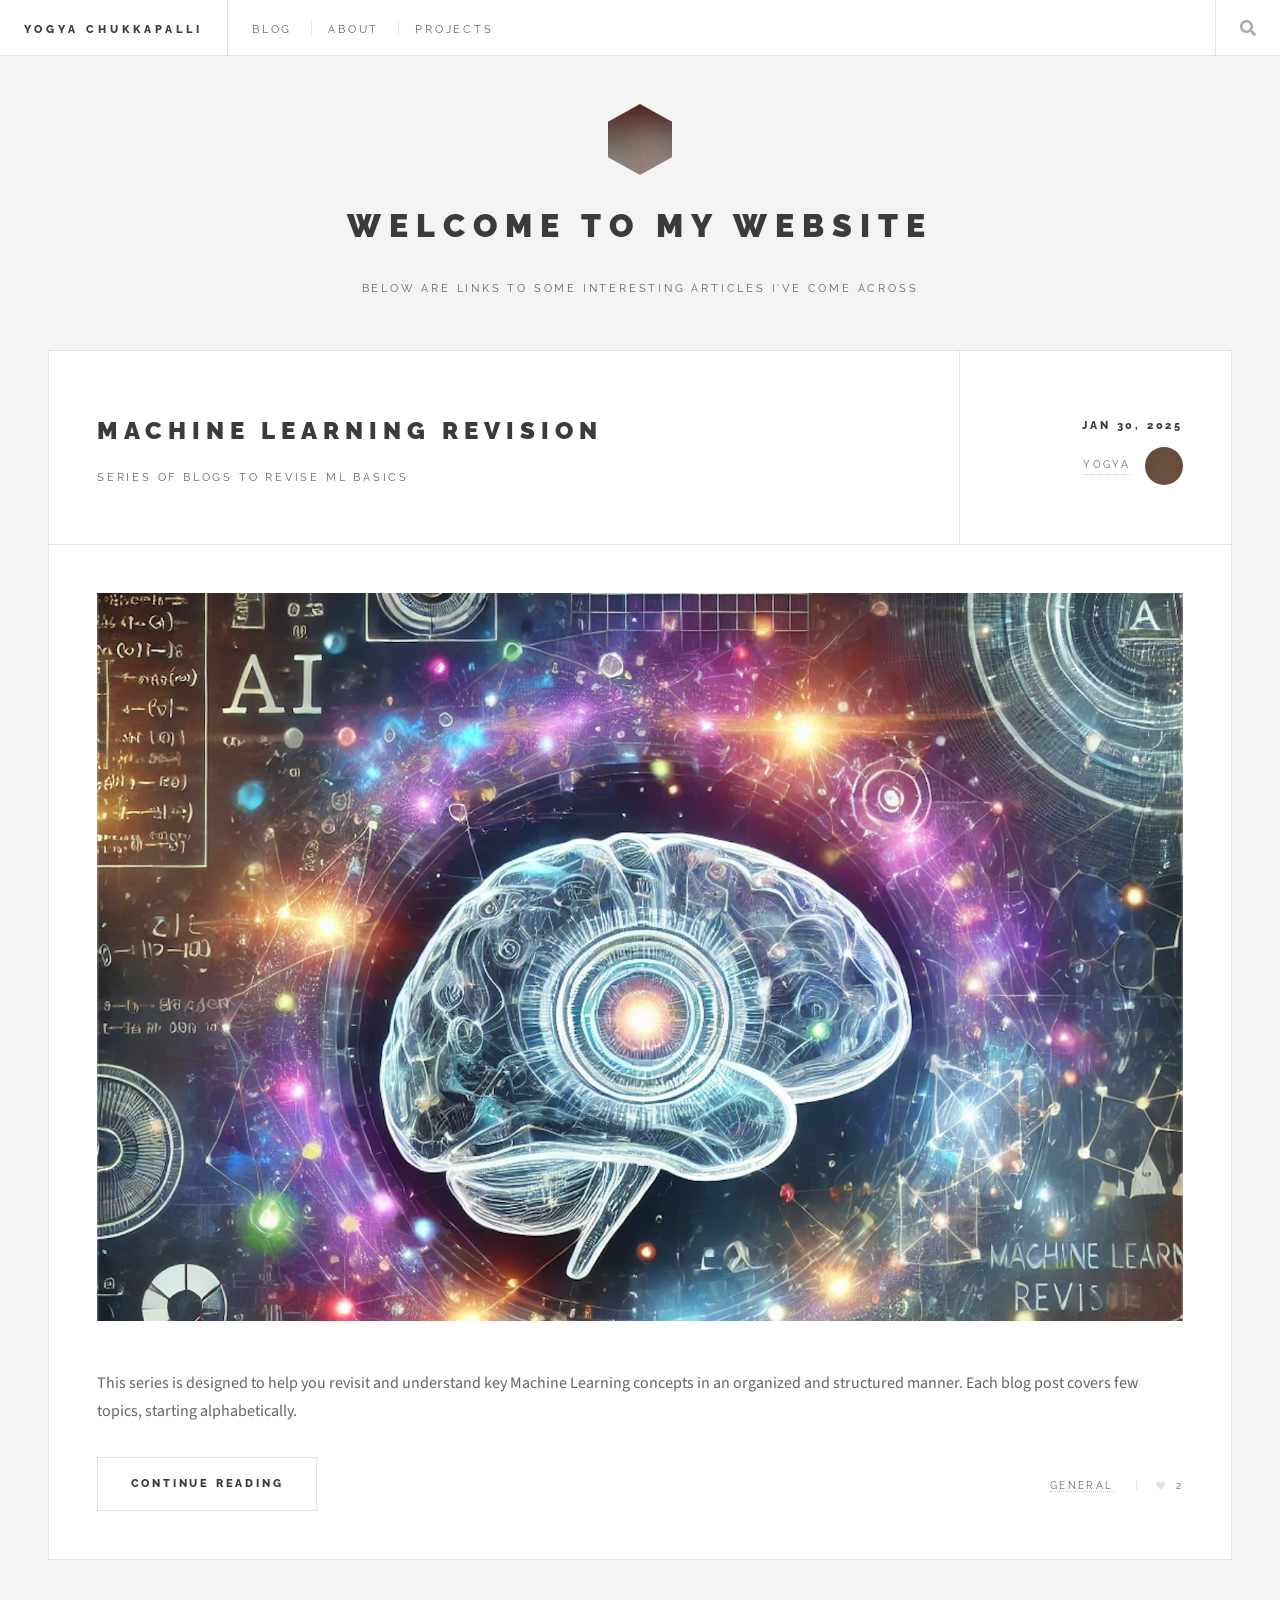
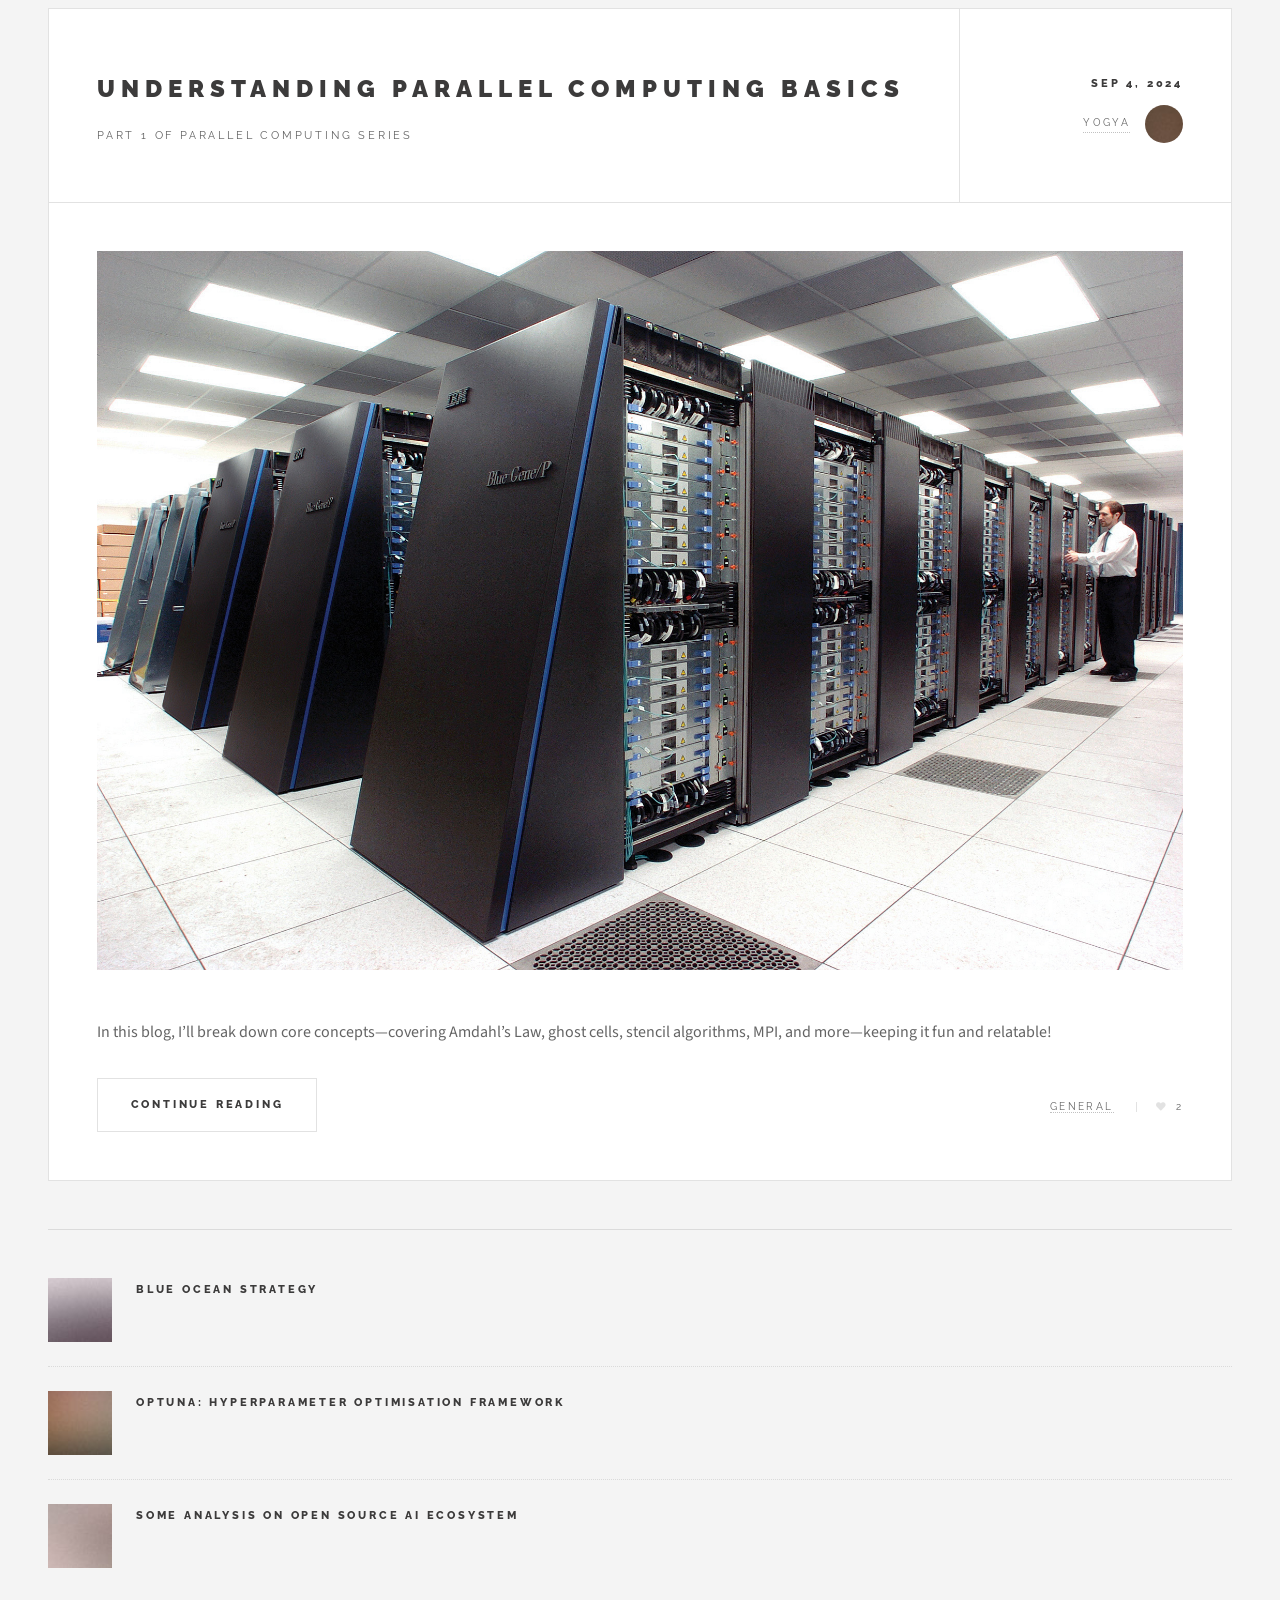
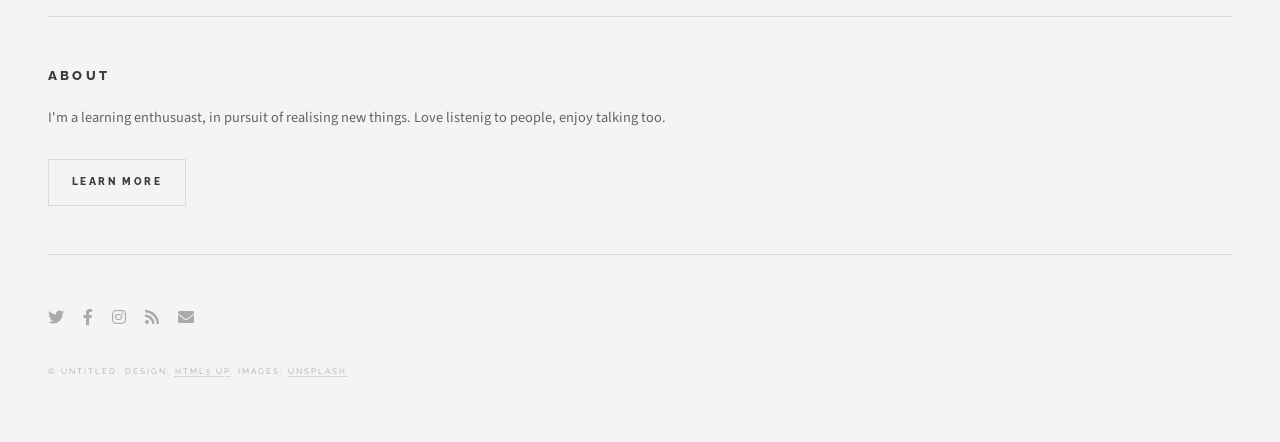
<file: old/index_old.html>
<!DOCTYPE HTML>
<!--
	Future Imperfect by HTML5 UP
	html5up.net | @ajlkn
	Free for personal and commercial use under the CCA 3.0 license (html5up.net/license)
-->
<html>
	<head>
		<title>Yogya's Website</title>
		<meta charset="utf-8" />
		<meta name="viewport" content="width=device-width, initial-scale=1, user-scalable=no" />
		<link rel="stylesheet" href="assets/css/main.css" />
	</head>
	<body class="is-preload">

		<!-- Wrapper -->
			<div id="wrapper">

				<!-- Header -->
					<header id="header">
						<h1><a href="index.html">Yogya Chukkapalli</a></h1>
						<nav class="links">
							<ul>
								<li><a href="single.html">Blog</a></li>
								<li><a href="about.html">About</a></li>
								<li><a href="projects.html">Projects</a></li>
							</ul>
						</nav>
						<nav class="main">
							<ul>
								<li class="search">
									<a class="fa-search" href="#search">Search</a>
									<form id="search" method="get" action="#">
										<input type="text" name="query" placeholder="Search" />
									</form>
								</li>
							</ul>
						</nav>
					</header>


				<!-- Main -->
					<div id="main">

						<!-- Post -->
							<article class="post">
								<header>
									<div class="title">
										<h2><a href="blog/mlRevisionSeries.html">Machine Learning Revision</a></h2>
										<p>Series of blogs to revise ML Basics</p>
									</div>
									<div class="meta">
										<time class="published" datetime="2025-01-30">Jan 30, 2025</time>
										<a href="#" class="author"><span class="name">Yogya</span><img src="images/avatar.jpg" alt="" /></a>
									</div>
								</header>
								<a href="blog/mlRevisionSeries.html" class="image featured"><img src="images/mlRevision.png" alt="" /></a>
								<p>This series is designed to help you revisit and understand key Machine Learning concepts in an organized and structured manner. Each blog post covers few topics, starting alphabetically.</p>
								<footer>
									<ul class="actions">
										<li><a href="blog/mlRevisionSeries.html" class="button large">Continue Reading</a></li>
									</ul>
									<ul class="stats">
										<li><a href="#">General</a></li>
										<li><a href="#" class="icon solid fa-heart">2</a></li>
									</ul>
								</footer>
							</article>
							<article class="post">
								<header>
									<div class="title">
										<h2><a href="blog/parallelComputingBasics.html">Understanding Parallel Computing Basics</a></h2>
										<p>Part 1 of Parallel Computing Series</p>
									</div>
									<div class="meta">
										<time class="published" datetime="2024-09-04">Sep 4, 2024</time>
										<a href="#" class="author"><span class="name">Yogya</span><img src="images/avatar.jpg" alt="" /></a>
									</div>
								</header>
								<a href="blog/parallelComputingBasics.html" class="image featured"><img src="images/IBM_Blue_Gene_P_supercomputer.jpg" alt="" /></a>
								<p>In this blog, I’ll break down core concepts—covering Amdahl’s Law, ghost cells, stencil algorithms, MPI, and more—keeping it fun and relatable!</p>
								<footer>
									<ul class="actions">
										<li><a href="blog/parallelComputingBasics.html" class="button large">Continue Reading</a></li>
									</ul>
									<ul class="stats">
										<li><a href="#">General</a></li>
										<li><a href="#" class="icon solid fa-heart">2</a></li>
									</ul>
								</footer>
							</article>
					</div>

				<!-- Sidebar -->
					<section id="sidebar">

						<!-- Intro -->
							<section id="intro">
								<a href="#" class="logo"><img src="images/logo.jpg" alt="" /></a>
								<header>
									<h2>Welcome to my website</h2>
									<p>Below are links to some interesting articles I've come across</a></p>
								</header>
							</section>

						<!-- Posts List -->
							<section>
								<ul class="posts">
									<li>
										<article>
											<header>
												<h3><a href="https://hbr.org/2004/10/blue-ocean-strategy">Blue Ocean Strategy</a></h3>
											</header>
											<a href="https://hbr.org/2004/10/blue-ocean-strategy" class="image"><img src="images/pic08.jpg" alt="" /></a>
										</article>
									</li>
									<li>
										<article>
											<header>
												<h3><a href="https://optuna.org">Optuna: Hyperparameter optimisation framework</a></h3>
											</header>
											<a href="https://optuna.org" class="image"><img src="images/pic09.jpg" alt="" /></a>
										</article>
									</li>
									<li>
										<article>
											<header>
												<h3><a href="https://huyenchip.com/2024/03/14/ai-oss.html">Some analysis on open source AI ecosystem</a></h3>
											</header>
											<a href="https://huyenchip.com/2024/03/14/ai-oss.html" class="image"><img src="images/pic10.jpg" alt="" /></a>
										</article>
									</li>
								</ul>
							</section>

						<!-- About -->
							<section class="blurb">
								<h2>About</h2>
								<p>I'm a learning enthusuast, in pursuit of realising new things. Love listenig to people, enjoy talking too.</p>
								<ul class="actions">
									<li><a href="#" class="button">Learn More</a></li>
								</ul>
							</section>

						<!-- Footer -->
							<section id="footer">
								<ul class="icons">
									<li><a href="#" class="icon brands fa-twitter"><span class="label">Twitter</span></a></li>
									<li><a href="#" class="icon brands fa-facebook-f"><span class="label">Facebook</span></a></li>
									<li><a href="#" class="icon brands fa-instagram"><span class="label">Instagram</span></a></li>
									<li><a href="#" class="icon solid fa-rss"><span class="label">RSS</span></a></li>
									<li><a href="#" class="icon solid fa-envelope"><span class="label">Email</span></a></li>
								</ul>
								<p class="copyright">&copy; Untitled. Design: <a href="http://html5up.net">HTML5 UP</a>. Images: <a href="http://unsplash.com">Unsplash</a>.</p>
							</section>

					</section>

			</div>

		<!-- Scripts -->
			<script src="assets/js/jquery.min.js"></script>
			<script src="assets/js/browser.min.js"></script>
			<script src="assets/js/breakpoints.min.js"></script>
			<script src="assets/js/util.js"></script>
			<script src="assets/js/main.js"></script>

	</body>
</html>
</file>
<file: style.css>
/* Theme Variables */
:root {
  --bg-color: #0f1117;
  --text-color: #f0f0f0;
  --accent: #5eead4;
  --card-bg: #1a1c23;
  --border-color: #2e2e3e;
  --hover-bg: #2dd4bf;
  --hover-text: #ffffff;
}

body.light-theme {
  --bg-color: #ffffff;
  --text-color: #1a1c23;
  --accent: #2563eb;
  --card-bg: #f3f4f6;
  --border-color: #e5e7eb;
  --hover-bg: #e0e7ff;
  --hover-text: #1a1c23;
}

/* Reset and base styles */
* {
  margin: 0;
  padding: 0;
  box-sizing: border-box;
  scroll-behavior: smooth;
}

#theme-toggle {
  background: none;
  border: none;
  font-size: 1.5rem;
  cursor: pointer;
  color: var(--accent);
}

body {
  font-family: 'Inter', sans-serif;
  background-color: var(--bg-color);
  color: var(--text-color);
  line-height: 1.6;
  padding-bottom: 4rem;
}

/* Navbar */
.navbar {
  position: sticky;
  top: 0;
  z-index: 100;
  background-color: var(--card-bg);
  padding: 1rem 2rem;
  display: flex;
  justify-content: space-between;
  align-items: center;
  border-bottom: 1px solid var(--border-color);
}

.navbar .logo {
  font-weight: 800;
  font-size: 1.5rem;
  color: var(--accent);
}

.nav-links {
  list-style: none;
  display: flex;
  gap: 1.5rem;
}

.nav-links a {
  color: var(--text-color);
  text-decoration: none;
  font-weight: 600;
  transition: color 0.2s;
}

.nav-links a:hover {
  color: var(--accent);
}

/* Hero Section */
.hero {
  text-align: center;
  padding: 6rem 2rem 4rem;
  background: linear-gradient(to right, var(--card-bg), var(--bg-color));
}

.hero h1 {
  font-size: 2.5rem;
  margin-bottom: 1rem;
  color: var(--accent);
}

.hero-buttons {
  margin-top: 1.5rem;
  display: flex;
  justify-content: center;
  gap: 1rem;
  flex-wrap: wrap;
}

.button, .button-outline {
  padding: 0.75rem 1.5rem;
  border-radius: 6px;
  font-weight: 600;
  text-decoration: none;
  transition: background 0.3s ease;
}

.button {
  background-color: var(--accent);
  color: var(--bg-color);
}

.button:hover {
  background-color: var(--hover-bg);
}

.button-outline {
  border: 2px solid var(--accent);
  color: var(--accent);
}

.button-outline:hover {
  background-color: var(--card-bg);
  color: var(--hover-text);
}

/* Section */
.section {
  padding: 4rem 2rem;
  max-width: 960px;
  margin: auto;
  background-color: var(--bg-color);
  color: var(--text-color);
}

.section h2 {
  font-size: 2rem;
  margin-bottom: 1.5rem;
  color: var(--accent);
}

.timeline {
  border-left: 2px solid var(--accent);
  padding-left: 1rem;
}

.timeline-item {
  margin-bottom: 2rem;
}

.timeline-date {
  font-size: 0.9rem;
  color: #a0aec0;
  margin-bottom: 0.3rem;
  display: block;
}

.project-grid {
  display: grid;
  gap: 1.5rem;
  grid-template-columns: repeat(auto-fit, minmax(250px, 1fr));
}

.project-card {
  background-color: var(--card-bg);
  padding: 1rem;
  border-radius: 8px;
  border: 1px solid var(--border-color);
  transition: transform 0.2s;
}

.project-card:hover {
  transform: scale(1.02);
}

.project-card h3 {
  margin-bottom: 0.5rem;
  color: var(--accent);
}

.project-card a {
  color: var(--accent);
  text-decoration: none;
}

.reading-list ul {
  list-style-type: disc;
  padding-left: 1.5rem;
}

.reading-list li {
  margin-bottom: 0.75rem;
}

.reading-list a {
  color: #facc15;
  text-decoration: none;
}

.reading-list a:hover {
  text-decoration: underline;
}

.social-icons {
  display: flex;
  gap: 1rem;
  margin-top: 1rem;
}

.social-icons a {
  color: var(--accent);
  text-decoration: none;
}

footer {
  text-align: center;
  margin-top: 4rem;
  font-size: 0.9rem;
  color: #777;
  padding: 2rem 0;
  border-top: 1px solid var(--border-color);
}
</file>
<file: assets/css/main.css>
@import url(fontawesome-all.min.css);
@import url("https://fonts.googleapis.com/css?family=Source+Sans+Pro:400,700|Raleway:400,800,900");

/*
	Future Imperfect by HTML5 UP
	html5up.net | @ajlkn
	Free for personal and commercial use under the CCA 3.0 license (html5up.net/license)
*/

html, body, div, span, applet, object,
iframe, h1, h2, h3, h4, h5, h6, p, blockquote,
pre, a, abbr, acronym, address, big, cite,
code, del, dfn, em, img, ins, kbd, q, s, samp,
small, strike, strong, sub, sup, tt, var, b,
u, i, center, dl, dt, dd, ol, ul, li, fieldset,
form, label, legend, table, caption, tbody,
tfoot, thead, tr, th, td, article, aside,
canvas, details, embed, figure, figcaption,
footer, header, hgroup, menu, nav, output, ruby,
section, summary, time, mark, audio, video {
	margin: 0;
	padding: 0;
	border: 0;
	font-size: 100%;
	font: inherit;
	vertical-align: baseline;}

article, aside, details, figcaption, figure,
footer, header, hgroup, menu, nav, section {
	display: block;}

body {
	line-height: 1;
}

ol, ul {
	list-style: none;
}

blockquote, q {
	quotes: none;
}

	blockquote:before, blockquote:after, q:before, q:after {
		content: '';
		content: none;
	}

table {
	border-collapse: collapse;
	border-spacing: 0;
}

body {
	-webkit-text-size-adjust: none;
}

mark {
	background-color: transparent;
	color: inherit;
}

input::-moz-focus-inner {
	border: 0;
	padding: 0;
}

input, select, textarea {
	-moz-appearance: none;
	-webkit-appearance: none;
	-ms-appearance: none;
	appearance: none;
}

/* Basic */

	@-ms-viewport {
		width: device-width;
	}

	body {
		-ms-overflow-style: scrollbar;
	}

	@media screen and (max-width: 480px) {

		html, body {
			min-width: 320px;
		}

	}

	html {
		box-sizing: border-box;
	}

	*, *:before, *:after {
		box-sizing: inherit;
	}

	body {
		background: #f4f4f4;
	}

		body.is-preload *, body.is-preload *:before, body.is-preload *:after {
			-moz-animation: none !important;
			-webkit-animation: none !important;
			-ms-animation: none !important;
			animation: none !important;
			-moz-transition: none !important;
			-webkit-transition: none !important;
			-ms-transition: none !important;
			transition: none !important;
		}

/* Type */

	body, input, select, textarea {
		color: #646464;
		font-family: "Source Sans Pro", Helvetica, sans-serif;
		font-size: 14pt;
		font-weight: 400;
		line-height: 1.75;
	}

		@media screen and (max-width: 1680px) {

			body, input, select, textarea {
				font-size: 12pt;
			}

		}

		@media screen and (max-width: 1280px) {

			body, input, select, textarea {
				font-size: 12pt;
			}

		}

		@media screen and (max-width: 980px) {

			body, input, select, textarea {
				font-size: 12pt;
			}

		}

		@media screen and (max-width: 736px) {

			body, input, select, textarea {
				font-size: 12pt;
			}

		}

		@media screen and (max-width: 480px) {

			body, input, select, textarea {
				font-size: 12pt;
			}

		}

	a {
		-moz-transition: color 0.2s ease, border-bottom-color 0.2s ease;
		-webkit-transition: color 0.2s ease, border-bottom-color 0.2s ease;
		-ms-transition: color 0.2s ease, border-bottom-color 0.2s ease;
		transition: color 0.2s ease, border-bottom-color 0.2s ease;
		border-bottom: dotted 1px rgba(160, 160, 160, 0.65);
		color: inherit;
		text-decoration: none;
	}

		a:before {
			-moz-transition: color 0.2s ease;
			-webkit-transition: color 0.2s ease;
			-ms-transition: color 0.2s ease;
			transition: color 0.2s ease;
		}

		a:hover {
			border-bottom-color: transparent;
			color: #2ebaae !important;
		}

			a:hover:before {
				color: #2ebaae !important;
			}

	strong, b {
		color: #3c3b3b;
		font-weight: 700;
	}

	em, i {
		font-style: italic;
	}

	p {
		margin: 0 0 2em 0;
	}

	h1, h2, h3, h4, h5, h6 {
		color: #3c3b3b;
		font-family: "Raleway", Helvetica, sans-serif;
		font-weight: 800;
		letter-spacing: 0.25em;
		line-height: 1.65;
		margin: 0 0 1em 0;
		text-transform: uppercase;
	}

		h1 a, h2 a, h3 a, h4 a, h5 a, h6 a {
			color: inherit;
			border-bottom: 0;
		}

	h2 {
		font-size: 1.1em;
	}

	h3 {
		font-size: 0.9em;
	}

	h4 {
		font-size: 0.7em;
	}

	h5 {
		font-size: 0.7em;
	}

	h6 {
		font-size: 0.7em;
	}

	sub {
		font-size: 0.8em;
		position: relative;
		top: 0.5em;
	}

	sup {
		font-size: 0.8em;
		position: relative;
		top: -0.5em;
	}

	blockquote {
		border-left: solid 4px rgba(160, 160, 160, 0.3);
		font-style: italic;
		margin: 0 0 2em 0;
		padding: 0.5em 0 0.5em 2em;
	}

	code {
		background: rgba(160, 160, 160, 0.075);
		border: solid 1px rgba(160, 160, 160, 0.3);
		font-family: "Courier New", monospace;
		font-size: 0.9em;
		margin: 0 0.25em;
		padding: 0.25em 0.65em;
	}

	pre {
		-webkit-overflow-scrolling: touch;
		font-family: "Courier New", monospace;
		font-size: 0.9em;
		margin: 0 0 2em 0;
	}

		pre code {
			display: block;
			line-height: 1.75em;
			padding: 1em 1.5em;
			overflow-x: auto;
		}

	hr {
		border: 0;
		border-bottom: solid 1px rgba(160, 160, 160, 0.3);
		margin: 2em 0;
	}

		hr.major {
			margin: 3em 0;
		}

	.align-left {
		text-align: left;
	}

	.align-center {
		text-align: center;
	}

	.align-right {
		text-align: right;
	}

/* Row */

	.row {
		display: flex;
		flex-wrap: wrap;
		box-sizing: border-box;
		align-items: stretch;
	}

		.row > * {
			box-sizing: border-box;
		}

		.row.gtr-uniform > * > :last-child {
			margin-bottom: 0;
		}

		.row.aln-left {
			justify-content: flex-start;
		}

		.row.aln-center {
			justify-content: center;
		}

		.row.aln-right {
			justify-content: flex-end;
		}

		.row.aln-top {
			align-items: flex-start;
		}

		.row.aln-middle {
			align-items: center;
		}

		.row.aln-bottom {
			align-items: flex-end;
		}

		.row > .imp {
			order: -1;
		}

		.row > .col-1 {
			width: 8.33333%;
		}

		.row > .off-1 {
			margin-left: 8.33333%;
		}

		.row > .col-2 {
			width: 16.66667%;
		}

		.row > .off-2 {
			margin-left: 16.66667%;
		}

		.row > .col-3 {
			width: 25%;
		}

		.row > .off-3 {
			margin-left: 25%;
		}

		.row > .col-4 {
			width: 33.33333%;
		}

		.row > .off-4 {
			margin-left: 33.33333%;
		}

		.row > .col-5 {
			width: 41.66667%;
		}

		.row > .off-5 {
			margin-left: 41.66667%;
		}

		.row > .col-6 {
			width: 50%;
		}

		.row > .off-6 {
			margin-left: 50%;
		}

		.row > .col-7 {
			width: 58.33333%;
		}

		.row > .off-7 {
			margin-left: 58.33333%;
		}

		.row > .col-8 {
			width: 66.66667%;
		}

		.row > .off-8 {
			margin-left: 66.66667%;
		}

		.row > .col-9 {
			width: 75%;
		}

		.row > .off-9 {
			margin-left: 75%;
		}

		.row > .col-10 {
			width: 83.33333%;
		}

		.row > .off-10 {
			margin-left: 83.33333%;
		}

		.row > .col-11 {
			width: 91.66667%;
		}

		.row > .off-11 {
			margin-left: 91.66667%;
		}

		.row > .col-12 {
			width: 100%;
		}

		.row > .off-12 {
			margin-left: 100%;
		}

		.row.gtr-0 {
			margin-top: 0;
			margin-left: 0em;
		}

			.row.gtr-0 > * {
				padding: 0 0 0 0em;
			}

			.row.gtr-0.gtr-uniform {
				margin-top: 0em;
			}

				.row.gtr-0.gtr-uniform > * {
					padding-top: 0em;
				}

		.row.gtr-25 {
			margin-top: 0;
			margin-left: -0.25em;
		}

			.row.gtr-25 > * {
				padding: 0 0 0 0.25em;
			}

			.row.gtr-25.gtr-uniform {
				margin-top: -0.25em;
			}

				.row.gtr-25.gtr-uniform > * {
					padding-top: 0.25em;
				}

		.row.gtr-50 {
			margin-top: 0;
			margin-left: -0.5em;
		}

			.row.gtr-50 > * {
				padding: 0 0 0 0.5em;
			}

			.row.gtr-50.gtr-uniform {
				margin-top: -0.5em;
			}

				.row.gtr-50.gtr-uniform > * {
					padding-top: 0.5em;
				}

		.row {
			margin-top: 0;
			margin-left: -1em;
		}

			.row > * {
				padding: 0 0 0 1em;
			}

			.row.gtr-uniform {
				margin-top: -1em;
			}

				.row.gtr-uniform > * {
					padding-top: 1em;
				}

		.row.gtr-150 {
			margin-top: 0;
			margin-left: -1.5em;
		}

			.row.gtr-150 > * {
				padding: 0 0 0 1.5em;
			}

			.row.gtr-150.gtr-uniform {
				margin-top: -1.5em;
			}

				.row.gtr-150.gtr-uniform > * {
					padding-top: 1.5em;
				}

		.row.gtr-200 {
			margin-top: 0;
			margin-left: -2em;
		}

			.row.gtr-200 > * {
				padding: 0 0 0 2em;
			}

			.row.gtr-200.gtr-uniform {
				margin-top: -2em;
			}

				.row.gtr-200.gtr-uniform > * {
					padding-top: 2em;
				}

		@media screen and (max-width: 1680px) {

			.row {
				display: flex;
				flex-wrap: wrap;
				box-sizing: border-box;
				align-items: stretch;
			}

				.row > * {
					box-sizing: border-box;
				}

				.row.gtr-uniform > * > :last-child {
					margin-bottom: 0;
				}

				.row.aln-left {
					justify-content: flex-start;
				}

				.row.aln-center {
					justify-content: center;
				}

				.row.aln-right {
					justify-content: flex-end;
				}

				.row.aln-top {
					align-items: flex-start;
				}

				.row.aln-middle {
					align-items: center;
				}

				.row.aln-bottom {
					align-items: flex-end;
				}

				.row > .imp-xlarge {
					order: -1;
				}

				.row > .col-1-xlarge {
					width: 8.33333%;
				}

				.row > .off-1-xlarge {
					margin-left: 8.33333%;
				}

				.row > .col-2-xlarge {
					width: 16.66667%;
				}

				.row > .off-2-xlarge {
					margin-left: 16.66667%;
				}

				.row > .col-3-xlarge {
					width: 25%;
				}

				.row > .off-3-xlarge {
					margin-left: 25%;
				}

				.row > .col-4-xlarge {
					width: 33.33333%;
				}

				.row > .off-4-xlarge {
					margin-left: 33.33333%;
				}

				.row > .col-5-xlarge {
					width: 41.66667%;
				}

				.row > .off-5-xlarge {
					margin-left: 41.66667%;
				}

				.row > .col-6-xlarge {
					width: 50%;
				}

				.row > .off-6-xlarge {
					margin-left: 50%;
				}

				.row > .col-7-xlarge {
					width: 58.33333%;
				}

				.row > .off-7-xlarge {
					margin-left: 58.33333%;
				}

				.row > .col-8-xlarge {
					width: 66.66667%;
				}

				.row > .off-8-xlarge {
					margin-left: 66.66667%;
				}

				.row > .col-9-xlarge {
					width: 75%;
				}

				.row > .off-9-xlarge {
					margin-left: 75%;
				}

				.row > .col-10-xlarge {
					width: 83.33333%;
				}

				.row > .off-10-xlarge {
					margin-left: 83.33333%;
				}

				.row > .col-11-xlarge {
					width: 91.66667%;
				}

				.row > .off-11-xlarge {
					margin-left: 91.66667%;
				}

				.row > .col-12-xlarge {
					width: 100%;
				}

				.row > .off-12-xlarge {
					margin-left: 100%;
				}

				.row.gtr-0 {
					margin-top: 0;
					margin-left: 0em;
				}

					.row.gtr-0 > * {
						padding: 0 0 0 0em;
					}

					.row.gtr-0.gtr-uniform {
						margin-top: 0em;
					}

						.row.gtr-0.gtr-uniform > * {
							padding-top: 0em;
						}

				.row.gtr-25 {
					margin-top: 0;
					margin-left: -0.25em;
				}

					.row.gtr-25 > * {
						padding: 0 0 0 0.25em;
					}

					.row.gtr-25.gtr-uniform {
						margin-top: -0.25em;
					}

						.row.gtr-25.gtr-uniform > * {
							padding-top: 0.25em;
						}

				.row.gtr-50 {
					margin-top: 0;
					margin-left: -0.5em;
				}

					.row.gtr-50 > * {
						padding: 0 0 0 0.5em;
					}

					.row.gtr-50.gtr-uniform {
						margin-top: -0.5em;
					}

						.row.gtr-50.gtr-uniform > * {
							padding-top: 0.5em;
						}

				.row {
					margin-top: 0;
					margin-left: -1em;
				}

					.row > * {
						padding: 0 0 0 1em;
					}

					.row.gtr-uniform {
						margin-top: -1em;
					}

						.row.gtr-uniform > * {
							padding-top: 1em;
						}

				.row.gtr-150 {
					margin-top: 0;
					margin-left: -1.5em;
				}

					.row.gtr-150 > * {
						padding: 0 0 0 1.5em;
					}

					.row.gtr-150.gtr-uniform {
						margin-top: -1.5em;
					}

						.row.gtr-150.gtr-uniform > * {
							padding-top: 1.5em;
						}

				.row.gtr-200 {
					margin-top: 0;
					margin-left: -2em;
				}

					.row.gtr-200 > * {
						padding: 0 0 0 2em;
					}

					.row.gtr-200.gtr-uniform {
						margin-top: -2em;
					}

						.row.gtr-200.gtr-uniform > * {
							padding-top: 2em;
						}

		}

		@media screen and (max-width: 1280px) {

			.row {
				display: flex;
				flex-wrap: wrap;
				box-sizing: border-box;
				align-items: stretch;
			}

				.row > * {
					box-sizing: border-box;
				}

				.row.gtr-uniform > * > :last-child {
					margin-bottom: 0;
				}

				.row.aln-left {
					justify-content: flex-start;
				}

				.row.aln-center {
					justify-content: center;
				}

				.row.aln-right {
					justify-content: flex-end;
				}

				.row.aln-top {
					align-items: flex-start;
				}

				.row.aln-middle {
					align-items: center;
				}

				.row.aln-bottom {
					align-items: flex-end;
				}

				.row > .imp-large {
					order: -1;
				}

				.row > .col-1-large {
					width: 8.33333%;
				}

				.row > .off-1-large {
					margin-left: 8.33333%;
				}

				.row > .col-2-large {
					width: 16.66667%;
				}

				.row > .off-2-large {
					margin-left: 16.66667%;
				}

				.row > .col-3-large {
					width: 25%;
				}

				.row > .off-3-large {
					margin-left: 25%;
				}

				.row > .col-4-large {
					width: 33.33333%;
				}

				.row > .off-4-large {
					margin-left: 33.33333%;
				}

				.row > .col-5-large {
					width: 41.66667%;
				}

				.row > .off-5-large {
					margin-left: 41.66667%;
				}

				.row > .col-6-large {
					width: 50%;
				}

				.row > .off-6-large {
					margin-left: 50%;
				}

				.row > .col-7-large {
					width: 58.33333%;
				}

				.row > .off-7-large {
					margin-left: 58.33333%;
				}

				.row > .col-8-large {
					width: 66.66667%;
				}

				.row > .off-8-large {
					margin-left: 66.66667%;
				}

				.row > .col-9-large {
					width: 75%;
				}

				.row > .off-9-large {
					margin-left: 75%;
				}

				.row > .col-10-large {
					width: 83.33333%;
				}

				.row > .off-10-large {
					margin-left: 83.33333%;
				}

				.row > .col-11-large {
					width: 91.66667%;
				}

				.row > .off-11-large {
					margin-left: 91.66667%;
				}

				.row > .col-12-large {
					width: 100%;
				}

				.row > .off-12-large {
					margin-left: 100%;
				}

				.row.gtr-0 {
					margin-top: 0;
					margin-left: 0em;
				}

					.row.gtr-0 > * {
						padding: 0 0 0 0em;
					}

					.row.gtr-0.gtr-uniform {
						margin-top: 0em;
					}

						.row.gtr-0.gtr-uniform > * {
							padding-top: 0em;
						}

				.row.gtr-25 {
					margin-top: 0;
					margin-left: -0.25em;
				}

					.row.gtr-25 > * {
						padding: 0 0 0 0.25em;
					}

					.row.gtr-25.gtr-uniform {
						margin-top: -0.25em;
					}

						.row.gtr-25.gtr-uniform > * {
							padding-top: 0.25em;
						}

				.row.gtr-50 {
					margin-top: 0;
					margin-left: -0.5em;
				}

					.row.gtr-50 > * {
						padding: 0 0 0 0.5em;
					}

					.row.gtr-50.gtr-uniform {
						margin-top: -0.5em;
					}

						.row.gtr-50.gtr-uniform > * {
							padding-top: 0.5em;
						}

				.row {
					margin-top: 0;
					margin-left: -1em;
				}

					.row > * {
						padding: 0 0 0 1em;
					}

					.row.gtr-uniform {
						margin-top: -1em;
					}

						.row.gtr-uniform > * {
							padding-top: 1em;
						}

				.row.gtr-150 {
					margin-top: 0;
					margin-left: -1.5em;
				}

					.row.gtr-150 > * {
						padding: 0 0 0 1.5em;
					}

					.row.gtr-150.gtr-uniform {
						margin-top: -1.5em;
					}

						.row.gtr-150.gtr-uniform > * {
							padding-top: 1.5em;
						}

				.row.gtr-200 {
					margin-top: 0;
					margin-left: -2em;
				}

					.row.gtr-200 > * {
						padding: 0 0 0 2em;
					}

					.row.gtr-200.gtr-uniform {
						margin-top: -2em;
					}

						.row.gtr-200.gtr-uniform > * {
							padding-top: 2em;
						}

		}

		@media screen and (max-width: 980px) {

			.row {
				display: flex;
				flex-wrap: wrap;
				box-sizing: border-box;
				align-items: stretch;
			}

				.row > * {
					box-sizing: border-box;
				}

				.row.gtr-uniform > * > :last-child {
					margin-bottom: 0;
				}

				.row.aln-left {
					justify-content: flex-start;
				}

				.row.aln-center {
					justify-content: center;
				}

				.row.aln-right {
					justify-content: flex-end;
				}

				.row.aln-top {
					align-items: flex-start;
				}

				.row.aln-middle {
					align-items: center;
				}

				.row.aln-bottom {
					align-items: flex-end;
				}

				.row > .imp-medium {
					order: -1;
				}

				.row > .col-1-medium {
					width: 8.33333%;
				}

				.row > .off-1-medium {
					margin-left: 8.33333%;
				}

				.row > .col-2-medium {
					width: 16.66667%;
				}

				.row > .off-2-medium {
					margin-left: 16.66667%;
				}

				.row > .col-3-medium {
					width: 25%;
				}

				.row > .off-3-medium {
					margin-left: 25%;
				}

				.row > .col-4-medium {
					width: 33.33333%;
				}

				.row > .off-4-medium {
					margin-left: 33.33333%;
				}

				.row > .col-5-medium {
					width: 41.66667%;
				}

				.row > .off-5-medium {
					margin-left: 41.66667%;
				}

				.row > .col-6-medium {
					width: 50%;
				}

				.row > .off-6-medium {
					margin-left: 50%;
				}

				.row > .col-7-medium {
					width: 58.33333%;
				}

				.row > .off-7-medium {
					margin-left: 58.33333%;
				}

				.row > .col-8-medium {
					width: 66.66667%;
				}

				.row > .off-8-medium {
					margin-left: 66.66667%;
				}

				.row > .col-9-medium {
					width: 75%;
				}

				.row > .off-9-medium {
					margin-left: 75%;
				}

				.row > .col-10-medium {
					width: 83.33333%;
				}

				.row > .off-10-medium {
					margin-left: 83.33333%;
				}

				.row > .col-11-medium {
					width: 91.66667%;
				}

				.row > .off-11-medium {
					margin-left: 91.66667%;
				}

				.row > .col-12-medium {
					width: 100%;
				}

				.row > .off-12-medium {
					margin-left: 100%;
				}

				.row.gtr-0 {
					margin-top: 0;
					margin-left: 0em;
				}

					.row.gtr-0 > * {
						padding: 0 0 0 0em;
					}

					.row.gtr-0.gtr-uniform {
						margin-top: 0em;
					}

						.row.gtr-0.gtr-uniform > * {
							padding-top: 0em;
						}

				.row.gtr-25 {
					margin-top: 0;
					margin-left: -0.25em;
				}

					.row.gtr-25 > * {
						padding: 0 0 0 0.25em;
					}

					.row.gtr-25.gtr-uniform {
						margin-top: -0.25em;
					}

						.row.gtr-25.gtr-uniform > * {
							padding-top: 0.25em;
						}

				.row.gtr-50 {
					margin-top: 0;
					margin-left: -0.5em;
				}

					.row.gtr-50 > * {
						padding: 0 0 0 0.5em;
					}

					.row.gtr-50.gtr-uniform {
						margin-top: -0.5em;
					}

						.row.gtr-50.gtr-uniform > * {
							padding-top: 0.5em;
						}

				.row {
					margin-top: 0;
					margin-left: -1em;
				}

					.row > * {
						padding: 0 0 0 1em;
					}

					.row.gtr-uniform {
						margin-top: -1em;
					}

						.row.gtr-uniform > * {
							padding-top: 1em;
						}

				.row.gtr-150 {
					margin-top: 0;
					margin-left: -1.5em;
				}

					.row.gtr-150 > * {
						padding: 0 0 0 1.5em;
					}

					.row.gtr-150.gtr-uniform {
						margin-top: -1.5em;
					}

						.row.gtr-150.gtr-uniform > * {
							padding-top: 1.5em;
						}

				.row.gtr-200 {
					margin-top: 0;
					margin-left: -2em;
				}

					.row.gtr-200 > * {
						padding: 0 0 0 2em;
					}

					.row.gtr-200.gtr-uniform {
						margin-top: -2em;
					}

						.row.gtr-200.gtr-uniform > * {
							padding-top: 2em;
						}

		}

		@media screen and (max-width: 736px) {

			.row {
				display: flex;
				flex-wrap: wrap;
				box-sizing: border-box;
				align-items: stretch;
			}

				.row > * {
					box-sizing: border-box;
				}

				.row.gtr-uniform > * > :last-child {
					margin-bottom: 0;
				}

				.row.aln-left {
					justify-content: flex-start;
				}

				.row.aln-center {
					justify-content: center;
				}

				.row.aln-right {
					justify-content: flex-end;
				}

				.row.aln-top {
					align-items: flex-start;
				}

				.row.aln-middle {
					align-items: center;
				}

				.row.aln-bottom {
					align-items: flex-end;
				}

				.row > .imp-small {
					order: -1;
				}

				.row > .col-1-small {
					width: 8.33333%;
				}

				.row > .off-1-small {
					margin-left: 8.33333%;
				}

				.row > .col-2-small {
					width: 16.66667%;
				}

				.row > .off-2-small {
					margin-left: 16.66667%;
				}

				.row > .col-3-small {
					width: 25%;
				}

				.row > .off-3-small {
					margin-left: 25%;
				}

				.row > .col-4-small {
					width: 33.33333%;
				}

				.row > .off-4-small {
					margin-left: 33.33333%;
				}

				.row > .col-5-small {
					width: 41.66667%;
				}

				.row > .off-5-small {
					margin-left: 41.66667%;
				}

				.row > .col-6-small {
					width: 50%;
				}

				.row > .off-6-small {
					margin-left: 50%;
				}

				.row > .col-7-small {
					width: 58.33333%;
				}

				.row > .off-7-small {
					margin-left: 58.33333%;
				}

				.row > .col-8-small {
					width: 66.66667%;
				}

				.row > .off-8-small {
					margin-left: 66.66667%;
				}

				.row > .col-9-small {
					width: 75%;
				}

				.row > .off-9-small {
					margin-left: 75%;
				}

				.row > .col-10-small {
					width: 83.33333%;
				}

				.row > .off-10-small {
					margin-left: 83.33333%;
				}

				.row > .col-11-small {
					width: 91.66667%;
				}

				.row > .off-11-small {
					margin-left: 91.66667%;
				}

				.row > .col-12-small {
					width: 100%;
				}

				.row > .off-12-small {
					margin-left: 100%;
				}

				.row.gtr-0 {
					margin-top: 0;
					margin-left: 0em;
				}

					.row.gtr-0 > * {
						padding: 0 0 0 0em;
					}

					.row.gtr-0.gtr-uniform {
						margin-top: 0em;
					}

						.row.gtr-0.gtr-uniform > * {
							padding-top: 0em;
						}

				.row.gtr-25 {
					margin-top: 0;
					margin-left: -0.25em;
				}

					.row.gtr-25 > * {
						padding: 0 0 0 0.25em;
					}

					.row.gtr-25.gtr-uniform {
						margin-top: -0.25em;
					}

						.row.gtr-25.gtr-uniform > * {
							padding-top: 0.25em;
						}

				.row.gtr-50 {
					margin-top: 0;
					margin-left: -0.5em;
				}

					.row.gtr-50 > * {
						padding: 0 0 0 0.5em;
					}

					.row.gtr-50.gtr-uniform {
						margin-top: -0.5em;
					}

						.row.gtr-50.gtr-uniform > * {
							padding-top: 0.5em;
						}

				.row {
					margin-top: 0;
					margin-left: -1em;
				}

					.row > * {
						padding: 0 0 0 1em;
					}

					.row.gtr-uniform {
						margin-top: -1em;
					}

						.row.gtr-uniform > * {
							padding-top: 1em;
						}

				.row.gtr-150 {
					margin-top: 0;
					margin-left: -1.5em;
				}

					.row.gtr-150 > * {
						padding: 0 0 0 1.5em;
					}

					.row.gtr-150.gtr-uniform {
						margin-top: -1.5em;
					}

						.row.gtr-150.gtr-uniform > * {
							padding-top: 1.5em;
						}

				.row.gtr-200 {
					margin-top: 0;
					margin-left: -2em;
				}

					.row.gtr-200 > * {
						padding: 0 0 0 2em;
					}

					.row.gtr-200.gtr-uniform {
						margin-top: -2em;
					}

						.row.gtr-200.gtr-uniform > * {
							padding-top: 2em;
						}

		}

		@media screen and (max-width: 480px) {

			.row {
				display: flex;
				flex-wrap: wrap;
				box-sizing: border-box;
				align-items: stretch;
			}

				.row > * {
					box-sizing: border-box;
				}

				.row.gtr-uniform > * > :last-child {
					margin-bottom: 0;
				}

				.row.aln-left {
					justify-content: flex-start;
				}

				.row.aln-center {
					justify-content: center;
				}

				.row.aln-right {
					justify-content: flex-end;
				}

				.row.aln-top {
					align-items: flex-start;
				}

				.row.aln-middle {
					align-items: center;
				}

				.row.aln-bottom {
					align-items: flex-end;
				}

				.row > .imp-xsmall {
					order: -1;
				}

				.row > .col-1-xsmall {
					width: 8.33333%;
				}

				.row > .off-1-xsmall {
					margin-left: 8.33333%;
				}

				.row > .col-2-xsmall {
					width: 16.66667%;
				}

				.row > .off-2-xsmall {
					margin-left: 16.66667%;
				}

				.row > .col-3-xsmall {
					width: 25%;
				}

				.row > .off-3-xsmall {
					margin-left: 25%;
				}

				.row > .col-4-xsmall {
					width: 33.33333%;
				}

				.row > .off-4-xsmall {
					margin-left: 33.33333%;
				}

				.row > .col-5-xsmall {
					width: 41.66667%;
				}

				.row > .off-5-xsmall {
					margin-left: 41.66667%;
				}

				.row > .col-6-xsmall {
					width: 50%;
				}

				.row > .off-6-xsmall {
					margin-left: 50%;
				}

				.row > .col-7-xsmall {
					width: 58.33333%;
				}

				.row > .off-7-xsmall {
					margin-left: 58.33333%;
				}

				.row > .col-8-xsmall {
					width: 66.66667%;
				}

				.row > .off-8-xsmall {
					margin-left: 66.66667%;
				}

				.row > .col-9-xsmall {
					width: 75%;
				}

				.row > .off-9-xsmall {
					margin-left: 75%;
				}

				.row > .col-10-xsmall {
					width: 83.33333%;
				}

				.row > .off-10-xsmall {
					margin-left: 83.33333%;
				}

				.row > .col-11-xsmall {
					width: 91.66667%;
				}

				.row > .off-11-xsmall {
					margin-left: 91.66667%;
				}

				.row > .col-12-xsmall {
					width: 100%;
				}

				.row > .off-12-xsmall {
					margin-left: 100%;
				}

				.row.gtr-0 {
					margin-top: 0;
					margin-left: 0em;
				}

					.row.gtr-0 > * {
						padding: 0 0 0 0em;
					}

					.row.gtr-0.gtr-uniform {
						margin-top: 0em;
					}

						.row.gtr-0.gtr-uniform > * {
							padding-top: 0em;
						}

				.row.gtr-25 {
					margin-top: 0;
					margin-left: -0.25em;
				}

					.row.gtr-25 > * {
						padding: 0 0 0 0.25em;
					}

					.row.gtr-25.gtr-uniform {
						margin-top: -0.25em;
					}

						.row.gtr-25.gtr-uniform > * {
							padding-top: 0.25em;
						}

				.row.gtr-50 {
					margin-top: 0;
					margin-left: -0.5em;
				}

					.row.gtr-50 > * {
						padding: 0 0 0 0.5em;
					}

					.row.gtr-50.gtr-uniform {
						margin-top: -0.5em;
					}

						.row.gtr-50.gtr-uniform > * {
							padding-top: 0.5em;
						}

				.row {
					margin-top: 0;
					margin-left: -1em;
				}

					.row > * {
						padding: 0 0 0 1em;
					}

					.row.gtr-uniform {
						margin-top: -1em;
					}

						.row.gtr-uniform > * {
							padding-top: 1em;
						}

				.row.gtr-150 {
					margin-top: 0;
					margin-left: -1.5em;
				}

					.row.gtr-150 > * {
						padding: 0 0 0 1.5em;
					}

					.row.gtr-150.gtr-uniform {
						margin-top: -1.5em;
					}

						.row.gtr-150.gtr-uniform > * {
							padding-top: 1.5em;
						}

				.row.gtr-200 {
					margin-top: 0;
					margin-left: -2em;
				}

					.row.gtr-200 > * {
						padding: 0 0 0 2em;
					}

					.row.gtr-200.gtr-uniform {
						margin-top: -2em;
					}

						.row.gtr-200.gtr-uniform > * {
							padding-top: 2em;
						}

		}

/* Author */

	.author {
		display: -moz-flex;
		display: -webkit-flex;
		display: -ms-flex;
		display: flex;
		-moz-flex-direction: row;
		-webkit-flex-direction: row;
		-ms-flex-direction: row;
		flex-direction: row;
		-moz-align-items: center;
		-webkit-align-items: center;
		-ms-align-items: center;
		align-items: center;
		-moz-justify-content: -moz-flex-end;
		-webkit-justify-content: -webkit-flex-end;
		-ms-justify-content: -ms-flex-end;
		justify-content: flex-end;
		border-bottom: 0;
		font-family: "Raleway", Helvetica, sans-serif;
		font-size: 0.6em;
		font-weight: 400;
		letter-spacing: 0.25em;
		text-transform: uppercase;
		white-space: nowrap;
	}

		.author .name {
			-moz-transition: border-bottom-color 0.2s ease;
			-webkit-transition: border-bottom-color 0.2s ease;
			-ms-transition: border-bottom-color 0.2s ease;
			transition: border-bottom-color 0.2s ease;
			border-bottom: dotted 1px rgba(160, 160, 160, 0.65);
			display: block;
			margin: 0 1.5em 0 0;
		}

		.author img {
			border-radius: 100%;
			display: block;
			width: 4em;
		}

		.author:hover .name {
			border-bottom-color: transparent;
		}

/* Blurb */

	.blurb h2 {
		font-size: 0.8em;
		margin: 0 0 1.5em 0;
	}

	.blurb h3 {
		font-size: 0.7em;
	}

	.blurb p {
		font-size: 0.9em;
	}

/* Box */

	.box {
		border: solid 1px rgba(160, 160, 160, 0.3);
		margin-bottom: 2em;
		padding: 1.5em;
	}

		.box > :last-child,
		.box > :last-child > :last-child,
		.box > :last-child > :last-child > :last-child {
			margin-bottom: 0;
		}

		.box.alt {
			border: 0;
			border-radius: 0;
			padding: 0;
		}

/* Button */

	input[type="submit"],
	input[type="reset"],
	input[type="button"],
	button,
	.button {
		-moz-appearance: none;
		-webkit-appearance: none;
		-ms-appearance: none;
		appearance: none;
		-moz-transition: background-color 0.2s ease, box-shadow 0.2s ease, color 0.2s ease;
		-webkit-transition: background-color 0.2s ease, box-shadow 0.2s ease, color 0.2s ease;
		-ms-transition: background-color 0.2s ease, box-shadow 0.2s ease, color 0.2s ease;
		transition: background-color 0.2s ease, box-shadow 0.2s ease, color 0.2s ease;
		background-color: transparent;
		border: 0;
		box-shadow: inset 0 0 0 1px rgba(160, 160, 160, 0.3);
		color: #3c3b3b !important;
		cursor: pointer;
		display: inline-block;
		font-family: "Raleway", Helvetica, sans-serif;
		font-size: 0.6em;
		font-weight: 800;
		height: 4.8125em;
		letter-spacing: 0.25em;
		line-height: 4.8125em;
		padding: 0 2.5em;
		text-align: center;
		text-decoration: none;
		text-transform: uppercase;
		white-space: nowrap;
	}

		input[type="submit"]:hover,
		input[type="reset"]:hover,
		input[type="button"]:hover,
		button:hover,
		.button:hover {
			box-shadow: inset 0 0 0 1px #2ebaae;
			color: #2ebaae !important;
		}

			input[type="submit"]:hover:active,
			input[type="reset"]:hover:active,
			input[type="button"]:hover:active,
			button:hover:active,
			.button:hover:active {
				background-color: rgba(46, 186, 174, 0.05);
			}

		input[type="submit"]:before, input[type="submit"]:after,
		input[type="reset"]:before,
		input[type="reset"]:after,
		input[type="button"]:before,
		input[type="button"]:after,
		button:before,
		button:after,
		.button:before,
		.button:after {
			color: #aaaaaa;
			position: relative;
		}

		input[type="submit"]:before,
		input[type="reset"]:before,
		input[type="button"]:before,
		button:before,
		.button:before {
			left: -1em;
			padding: 0 0 0 0.75em;
		}

		input[type="submit"]:after,
		input[type="reset"]:after,
		input[type="button"]:after,
		button:after,
		.button:after {
			left: 1em;
			padding: 0 0.75em 0 0;
		}

		input[type="submit"].fit,
		input[type="reset"].fit,
		input[type="button"].fit,
		button.fit,
		.button.fit {
			width: 100%;
		}

		input[type="submit"].large,
		input[type="reset"].large,
		input[type="button"].large,
		button.large,
		.button.large {
			font-size: 0.7em;
			padding: 0 3em;
		}

		input[type="submit"].small,
		input[type="reset"].small,
		input[type="button"].small,
		button.small,
		.button.small {
			font-size: 0.5em;
		}

		input[type="submit"].disabled, input[type="submit"]:disabled,
		input[type="reset"].disabled,
		input[type="reset"]:disabled,
		input[type="button"].disabled,
		input[type="button"]:disabled,
		button.disabled,
		button:disabled,
		.button.disabled,
		.button:disabled {
			pointer-events: none;
			color: rgba(160, 160, 160, 0.3) !important;
		}

			input[type="submit"].disabled:before, input[type="submit"]:disabled:before,
			input[type="reset"].disabled:before,
			input[type="reset"]:disabled:before,
			input[type="button"].disabled:before,
			input[type="button"]:disabled:before,
			button.disabled:before,
			button:disabled:before,
			.button.disabled:before,
			.button:disabled:before {
				color: rgba(160, 160, 160, 0.3) !important;
			}

/* Form */

	form {
		margin: 0 0 2em 0;
	}

		form.search {
			text-decoration: none;
			position: relative;
		}

			form.search:before {
				-moz-osx-font-smoothing: grayscale;
				-webkit-font-smoothing: antialiased;
				display: inline-block;
				font-style: normal;
				font-variant: normal;
				text-rendering: auto;
				line-height: 1;
				text-transform: none !important;
				font-family: 'Font Awesome 5 Free';
				font-weight: 900;
			}

			form.search:before {
				color: #aaaaaa;
				content: '\f002';
				display: block;
				height: 2.75em;
				left: 0;
				line-height: 2.75em;
				position: absolute;
				text-align: center;
				top: 0;
				width: 2.5em;
			}

			form.search > input:first-child {
				padding-left: 2.5em;
			}

	label {
		color: #3c3b3b;
		display: block;
		font-size: 0.9em;
		font-weight: 700;
		margin: 0 0 1em 0;
	}

	input[type="text"],
	input[type="password"],
	input[type="email"],
	input[type="tel"],
	select,
	textarea {
		-moz-appearance: none;
		-webkit-appearance: none;
		-ms-appearance: none;
		appearance: none;
		background: rgba(160, 160, 160, 0.075);
		border: none;
		border: solid 1px rgba(160, 160, 160, 0.3);
		border-radius: 0;
		color: inherit;
		display: block;
		outline: 0;
		padding: 0 1em;
		text-decoration: none;
		width: 100%;
	}

		input[type="text"]:invalid,
		input[type="password"]:invalid,
		input[type="email"]:invalid,
		input[type="tel"]:invalid,
		select:invalid,
		textarea:invalid {
			box-shadow: none;
		}

		input[type="text"]:focus,
		input[type="password"]:focus,
		input[type="email"]:focus,
		input[type="tel"]:focus,
		select:focus,
		textarea:focus {
			border-color: #2ebaae;
			box-shadow: inset 0 0 0 1px #2ebaae;
		}

	.select-wrapper {
		text-decoration: none;
		display: block;
		position: relative;
	}

		.select-wrapper:before {
			-moz-osx-font-smoothing: grayscale;
			-webkit-font-smoothing: antialiased;
			display: inline-block;
			font-style: normal;
			font-variant: normal;
			text-rendering: auto;
			line-height: 1;
			text-transform: none !important;
			font-family: 'Font Awesome 5 Free';
			font-weight: 900;
		}

		.select-wrapper:before {
			color: rgba(160, 160, 160, 0.3);
			content: '\f078';
			display: block;
			height: 2.75em;
			line-height: 2.75em;
			pointer-events: none;
			position: absolute;
			right: 0;
			text-align: center;
			top: 0;
			width: 2.75em;
		}

		.select-wrapper select::-ms-expand {
			display: none;
		}

	select {
		background-image: url("data:image/svg+xml;charset=utf8,%3Csvg xmlns='http://www.w3.org/2000/svg' width='40' height='40' preserveAspectRatio='none' viewBox='0 0 40 40'%3E%3Cpath d='M9.4,12.3l10.4,10.4l10.4-10.4c0.2-0.2,0.5-0.4,0.9-0.4c0.3,0,0.6,0.1,0.9,0.4l3.3,3.3c0.2,0.2,0.4,0.5,0.4,0.9 c0,0.4-0.1,0.6-0.4,0.9L20.7,31.9c-0.2,0.2-0.5,0.4-0.9,0.4c-0.3,0-0.6-0.1-0.9-0.4L4.3,17.3c-0.2-0.2-0.4-0.5-0.4-0.9 c0-0.4,0.1-0.6,0.4-0.9l3.3-3.3c0.2-0.2,0.5-0.4,0.9-0.4S9.1,12.1,9.4,12.3z' fill='rgba(160, 160, 160, 0.3)' /%3E%3C/svg%3E");
		background-size: 1.25rem;
		background-repeat: no-repeat;
		background-position: calc(100% - 1rem) center;
		height: 2.75em;
		padding-right: 2.75em;
		text-overflow: ellipsis;
	}

		select option {
			color: #3c3b3b;
			background: #ffffff;
		}

		select:focus::-ms-value {
			background-color: transparent;
		}

		select::-ms-expand {
			display: none;
		}

	input[type="text"],
	input[type="password"],
	input[type="email"],
	select {
		height: 2.75em;
	}

	textarea {
		padding: 0.75em 1em;
	}

	input[type="checkbox"],
	input[type="radio"] {
		-moz-appearance: none;
		-webkit-appearance: none;
		-ms-appearance: none;
		appearance: none;
		display: block;
		float: left;
		margin-right: -2em;
		opacity: 0;
		width: 1em;
		z-index: -1;
	}

		input[type="checkbox"] + label,
		input[type="radio"] + label {
			text-decoration: none;
			color: #646464;
			cursor: pointer;
			display: inline-block;
			font-size: 1em;
			font-weight: 400;
			padding-left: 2.4em;
			padding-right: 0.75em;
			position: relative;
		}

			input[type="checkbox"] + label:before,
			input[type="radio"] + label:before {
				-moz-osx-font-smoothing: grayscale;
				-webkit-font-smoothing: antialiased;
				display: inline-block;
				font-style: normal;
				font-variant: normal;
				text-rendering: auto;
				line-height: 1;
				text-transform: none !important;
				font-family: 'Font Awesome 5 Free';
				font-weight: 900;
			}

			input[type="checkbox"] + label:before,
			input[type="radio"] + label:before {
				background: rgba(160, 160, 160, 0.075);
				border: solid 1px rgba(160, 160, 160, 0.3);
				content: '';
				display: inline-block;
				font-size: 0.8em;
				height: 2.0625em;
				left: 0;
				line-height: 2.0625em;
				position: absolute;
				text-align: center;
				top: 0;
				width: 2.0625em;
			}

		input[type="checkbox"]:checked + label:before,
		input[type="radio"]:checked + label:before {
			background: #3c3b3b;
			border-color: #3c3b3b;
			color: #ffffff;
			content: '\f00c';
		}

		input[type="checkbox"]:focus + label:before,
		input[type="radio"]:focus + label:before {
			border-color: #2ebaae;
			box-shadow: 0 0 0 1px #2ebaae;
		}

	input[type="radio"] + label:before {
		border-radius: 100%;
	}

	::-webkit-input-placeholder {
		color: #aaaaaa !important;
		opacity: 1.0;
	}

	:-moz-placeholder {
		color: #aaaaaa !important;
		opacity: 1.0;
	}

	::-moz-placeholder {
		color: #aaaaaa !important;
		opacity: 1.0;
	}

	:-ms-input-placeholder {
		color: #aaaaaa !important;
		opacity: 1.0;
	}

/* Icon */

	.icon {
		text-decoration: none;
		border-bottom: none;
		position: relative;
	}

		.icon:before {
			-moz-osx-font-smoothing: grayscale;
			-webkit-font-smoothing: antialiased;
			display: inline-block;
			font-style: normal;
			font-variant: normal;
			text-rendering: auto;
			line-height: 1;
			text-transform: none !important;
			font-family: 'Font Awesome 5 Free';
			font-weight: 400;
		}

		.icon > .label {
			display: none;
		}

		.icon:before {
			line-height: inherit;
		}

		.icon.solid:before {
			font-weight: 900;
		}

		.icon.brands:before {
			font-family: 'Font Awesome 5 Brands';
		}

		.icon.suffix:before {
			float: right;
		}

/* Image */

	.image {
		border: 0;
		display: inline-block;
		position: relative;
	}

		.image img {
			display: block;
		}

		.image.left, .image.right {
			max-width: 40%;
		}

			.image.left img, .image.right img {
				width: 100%;
			}

		.image.left {
			float: left;
			padding: 0 1.5em 1em 0;
			top: 0.25em;
		}

		.image.right {
			float: right;
			padding: 0 0 1em 1.5em;
			top: 0.25em;
		}

		.image.fit {
			display: block;
			margin: 0 0 2em 0;
			width: 100%;
		}

			.image.fit img {
				width: 100%;
			}

		.image.featured {
			display: block;
			margin: 0 0 3em 0;
			width: 100%;
		}

			.image.featured img {
				width: 100%;
			}

			@media screen and (max-width: 736px) {

				.image.featured {
					margin: 0 0 1.5em 0;
				}

			}

		.image.main {
			display: block;
			margin: 0 0 3em 0;
			width: 100%;
		}

			.image.main img {
				width: 100%;
			}

/* List */

	ol {
		list-style: decimal;
		margin: 0 0 2em 0;
		padding-left: 1.25em;
	}

		ol li {
			padding-left: 0.25em;
		}

	ul {
		list-style: disc;
		margin: 0 0 2em 0;
		padding-left: 1em;
	}

		ul li {
			padding-left: 0.5em;
		}

		ul.alt {
			list-style: none;
			padding-left: 0;
		}

			ul.alt li {
				border-top: solid 1px rgba(160, 160, 160, 0.3);
				padding: 0.5em 0;
			}

				ul.alt li:first-child {
					border-top: 0;
					padding-top: 0;
				}

	dl {
		margin: 0 0 2em 0;
	}

		dl dt {
			display: block;
			font-weight: 700;
			margin: 0 0 1em 0;
		}

		dl dd {
			margin-left: 2em;
		}

/* Actions */

	ul.actions {
		display: -moz-flex;
		display: -webkit-flex;
		display: -ms-flex;
		display: flex;
		cursor: default;
		list-style: none;
		margin-left: -1em;
		padding-left: 0;
	}

		ul.actions li {
			padding: 0 0 0 1em;
			vertical-align: middle;
		}

		ul.actions.special {
			-moz-justify-content: center;
			-webkit-justify-content: center;
			-ms-justify-content: center;
			justify-content: center;
			width: 100%;
			margin-left: 0;
		}

			ul.actions.special li:first-child {
				padding-left: 0;
			}

		ul.actions.stacked {
			-moz-flex-direction: column;
			-webkit-flex-direction: column;
			-ms-flex-direction: column;
			flex-direction: column;
			margin-left: 0;
		}

			ul.actions.stacked li {
				padding: 1.3em 0 0 0;
			}

				ul.actions.stacked li:first-child {
					padding-top: 0;
				}

		ul.actions.fit {
			width: calc(100% + 1em);
		}

			ul.actions.fit li {
				-moz-flex-grow: 1;
				-webkit-flex-grow: 1;
				-ms-flex-grow: 1;
				flex-grow: 1;
				-moz-flex-shrink: 1;
				-webkit-flex-shrink: 1;
				-ms-flex-shrink: 1;
				flex-shrink: 1;
				width: 100%;
			}

				ul.actions.fit li > * {
					width: 100%;
				}

			ul.actions.fit.stacked {
				width: 100%;
			}

		@media screen and (max-width: 480px) {

			ul.actions:not(.fixed) {
				-moz-flex-direction: column;
				-webkit-flex-direction: column;
				-ms-flex-direction: column;
				flex-direction: column;
				margin-left: 0;
				width: 100% !important;
			}

				ul.actions:not(.fixed) li {
					-moz-flex-grow: 1;
					-webkit-flex-grow: 1;
					-ms-flex-grow: 1;
					flex-grow: 1;
					-moz-flex-shrink: 1;
					-webkit-flex-shrink: 1;
					-ms-flex-shrink: 1;
					flex-shrink: 1;
					padding: 1em 0 0 0;
					text-align: center;
					width: 100%;
				}

					ul.actions:not(.fixed) li > * {
						width: 100%;
					}

					ul.actions:not(.fixed) li:first-child {
						padding-top: 0;
					}

					ul.actions:not(.fixed) li input[type="submit"],
					ul.actions:not(.fixed) li input[type="reset"],
					ul.actions:not(.fixed) li input[type="button"],
					ul.actions:not(.fixed) li button,
					ul.actions:not(.fixed) li .button {
						width: 100%;
					}

						ul.actions:not(.fixed) li input[type="submit"].icon:before,
						ul.actions:not(.fixed) li input[type="reset"].icon:before,
						ul.actions:not(.fixed) li input[type="button"].icon:before,
						ul.actions:not(.fixed) li button.icon:before,
						ul.actions:not(.fixed) li .button.icon:before {
							margin-left: -0.5em;
						}

		}

/* Icons */

	ul.icons {
		cursor: default;
		list-style: none;
		padding-left: 0;
	}

		ul.icons li {
			display: inline-block;
			padding: 0 1em 0 0;
		}

			ul.icons li:last-child {
				padding-right: 0;
			}

			ul.icons li > * {
				border: 0;
			}

				ul.icons li > * .label {
					display: none;
				}

/* Posts */

	ul.posts {
		list-style: none;
		padding: 0;
	}

		ul.posts li {
			border-top: dotted 1px rgba(160, 160, 160, 0.3);
			margin: 1.5em 0 0 0;
			padding: 1.5em 0 0 0;
		}

			ul.posts li:first-child {
				border-top: 0;
				margin-top: 0;
				padding-top: 0;
			}

		ul.posts article {
			display: -moz-flex;
			display: -webkit-flex;
			display: -ms-flex;
			display: flex;
			-moz-align-items: -moz-flex-start;
			-webkit-align-items: -webkit-flex-start;
			-ms-align-items: -ms-flex-start;
			align-items: flex-start;
			-moz-flex-direction: row-reverse;
			-webkit-flex-direction: row-reverse;
			-ms-flex-direction: row-reverse;
			flex-direction: row-reverse;
		}

			ul.posts article .image {
				display: block;
				margin-right: 1.5em;
				min-width: 4em;
				width: 4em;
			}

				ul.posts article .image img {
					width: 100%;
				}

			ul.posts article header {
				-moz-flex-grow: 1;
				-webkit-flex-grow: 1;
				-ms-flex-grow: 1;
				flex-grow: 1;
				-ms-flex: 1;
			}

				ul.posts article header h3 {
					font-size: 0.7em;
					margin-top: 0.125em;
				}

				ul.posts article header .published {
					display: block;
					font-family: "Raleway", Helvetica, sans-serif;
					font-size: 0.6em;
					font-weight: 400;
					letter-spacing: 0.25em;
					margin: -0.625em 0 1.7em 0;
					text-transform: uppercase;
				}

				ul.posts article header > :last-child {
					margin-bottom: 0;
				}

/* Mini Post */

	.mini-post {
		display: -moz-flex;
		display: -webkit-flex;
		display: -ms-flex;
		display: flex;
		-moz-flex-direction: column-reverse;
		-webkit-flex-direction: column-reverse;
		-ms-flex-direction: column-reverse;
		flex-direction: column-reverse;
		background: #ffffff;
		border: solid 1px rgba(160, 160, 160, 0.3);
		margin: 0 0 2em 0;
	}

		.mini-post .image {
			overflow: hidden;
			width: 100%;
		}

			.mini-post .image img {
				-moz-transition: -moz-transform 0.2s ease-out;
				-webkit-transition: -webkit-transform 0.2s ease-out;
				-ms-transition: -ms-transform 0.2s ease-out;
				transition: transform 0.2s ease-out;
				width: 100%;
			}

			.mini-post .image:hover img {
				-moz-transform: scale(1.05);
				-webkit-transform: scale(1.05);
				-ms-transform: scale(1.05);
				transform: scale(1.05);
			}

		.mini-post header {
			padding: 1.25em 4.25em 0.1em 1.25em ;
			min-height: 4em;
			position: relative;
			-moz-flex-grow: 1;
			-webkit-flex-grow: 1;
			-ms-flex-grow: 1;
			flex-grow: 1;
		}

			.mini-post header h3 {
				font-size: 0.7em;
			}

			.mini-post header .published {
				display: block;
				font-family: "Raleway", Helvetica, sans-serif;
				font-size: 0.6em;
				font-weight: 400;
				letter-spacing: 0.25em;
				margin: -0.625em 0 1.7em 0;
				text-transform: uppercase;
			}

			.mini-post header .author {
				position: absolute;
				right: 2em;
				top: 2em;
			}

	.mini-posts {
		margin: 0 0 2em 0;
	}

		@media screen and (max-width: 1280px) {

			.mini-posts {
				display: -moz-flex;
				display: -webkit-flex;
				display: -ms-flex;
				display: flex;
				-moz-flex-wrap: wrap;
				-webkit-flex-wrap: wrap;
				-ms-flex-wrap: wrap;
				flex-wrap: wrap;
				width: calc(100% + 2em);
			}

				.mini-posts > * {
					margin: 2em 2em 0 0;
					width: calc(50% - 2em);
				}

				.mini-posts > :nth-child(-n + 2) {
					margin-top: 0;
				}

		}

		@media screen and (max-width: 480px) {

			.mini-posts {
				display: block;
				width: 100%;
			}

				.mini-posts > * {
					margin: 0 0 2em 0;
					width: 100%;
				}

		}

/* Post */

	.post {
		padding: 3em 3em 1em 3em ;
		background: #ffffff;
		border: solid 1px rgba(160, 160, 160, 0.3);
		margin: 0 0 3em 0;
		position: relative;
	}

		.post > header {
			display: -moz-flex;
			display: -webkit-flex;
			display: -ms-flex;
			display: flex;
			border-bottom: solid 1px rgba(160, 160, 160, 0.3);
			left: -3em;
			margin: -3em 0 3em 0;
			position: relative;
			width: calc(100% + 6em);
		}

			.post > header .title {
				-moz-flex-grow: 1;
				-webkit-flex-grow: 1;
				-ms-flex-grow: 1;
				flex-grow: 1;
				-ms-flex: 1;
				padding: 3.75em 3em 3.3em 3em;
			}

				.post > header .title h2 {
					font-weight: 900;
					font-size: 1.5em;
				}

				.post > header .title > :last-child {
					margin-bottom: 0;
				}

			.post > header .meta {
				padding: 3.75em 3em 1.75em 3em ;
				border-left: solid 1px rgba(160, 160, 160, 0.3);
				min-width: 17em;
				text-align: right;
				width: 17em;
			}

				.post > header .meta > * {
					margin: 0 0 1em 0;
				}

				.post > header .meta > :last-child {
					margin-bottom: 0;
				}

				.post > header .meta .published {
					color: #3c3b3b;
					display: block;
					font-family: "Raleway", Helvetica, sans-serif;
					font-size: 0.7em;
					font-weight: 800;
					letter-spacing: 0.25em;
					margin-top: 0.5em;
					text-transform: uppercase;
					white-space: nowrap;
				}

		.post > a.image.featured {
			overflow: hidden;
		}

			.post > a.image.featured img {
				-moz-transition: -moz-transform 0.2s ease-out;
				-webkit-transition: -webkit-transform 0.2s ease-out;
				-ms-transition: -ms-transform 0.2s ease-out;
				transition: transform 0.2s ease-out;
			}

			.post > a.image.featured:hover img {
				-moz-transform: scale(1.05);
				-webkit-transform: scale(1.05);
				-ms-transform: scale(1.05);
				transform: scale(1.05);
			}

		.post > footer {
			display: -moz-flex;
			display: -webkit-flex;
			display: -ms-flex;
			display: flex;
			-moz-align-items: center;
			-webkit-align-items: center;
			-ms-align-items: center;
			align-items: center;
		}

			.post > footer .actions {
				-moz-flex-grow: 1;
				-webkit-flex-grow: 1;
				-ms-flex-grow: 1;
				flex-grow: 1;
			}

			.post > footer .stats {
				cursor: default;
				list-style: none;
				padding: 0;
			}

				.post > footer .stats li {
					border-left: solid 1px rgba(160, 160, 160, 0.3);
					display: inline-block;
					font-family: "Raleway", Helvetica, sans-serif;
					font-size: 0.6em;
					font-weight: 400;
					letter-spacing: 0.25em;
					line-height: 1;
					margin: 0 0 0 2em;
					padding: 0 0 0 2em;
					text-transform: uppercase;
				}

					.post > footer .stats li:first-child {
						border-left: 0;
						margin-left: 0;
						padding-left: 0;
					}

					.post > footer .stats li .icon {
						border-bottom: 0;
					}

						.post > footer .stats li .icon:before {
							color: rgba(160, 160, 160, 0.3);
							margin-right: 0.75em;
						}

		@media screen and (max-width: 980px) {

			.post {
				border-left: 0;
				border-right: 0;
				left: -3em;
				width: calc(100% + (3em * 2));
			}

				.post > header {
					-moz-flex-direction: column;
					-webkit-flex-direction: column;
					-ms-flex-direction: column;
					flex-direction: column;
					padding: 3.75em 3em 1.25em 3em ;
					border-left: 0;
				}

					.post > header .title {
						-ms-flex: 0 1 auto;
						margin: 0 0 2em 0;
						padding: 0;
						text-align: center;
					}

					.post > header .meta {
						-moz-align-items: center;
						-webkit-align-items: center;
						-ms-align-items: center;
						align-items: center;
						display: -moz-flex;
						display: -webkit-flex;
						display: -ms-flex;
						display: flex;
						-moz-justify-content: center;
						-webkit-justify-content: center;
						-ms-justify-content: center;
						justify-content: center;
						border-left: 0;
						margin: 0 0 2em 0;
						padding-top: 0;
						padding: 0;
						text-align: left;
						width: 100%;
					}

						.post > header .meta > * {
							border-left: solid 1px rgba(160, 160, 160, 0.3);
							margin-left: 2em;
							padding-left: 2em;
						}

						.post > header .meta > :first-child {
							border-left: 0;
							margin-left: 0;
							padding-left: 0;
						}

						.post > header .meta .published {
							margin-bottom: 0;
							margin-top: 0;
						}

						.post > header .meta .author {
							-moz-flex-direction: row-reverse;
							-webkit-flex-direction: row-reverse;
							-ms-flex-direction: row-reverse;
							flex-direction: row-reverse;
							margin-bottom: 0;
						}

							.post > header .meta .author .name {
								margin: 0 0 0 1.5em;
							}

							.post > header .meta .author img {
								width: 3.5em;
							}

		}

		@media screen and (max-width: 736px) {

			.post {
				padding: 1.5em 1.5em 0.1em 1.5em ;
				left: -1.5em;
				margin: 0 0 2em 0;
				width: calc(100% + (1.5em * 2));
			}

				.post > header {
					padding: 3em 1.5em 0.5em 1.5em ;
					left: -1.5em;
					margin: -1.5em 0 1.5em 0;
					width: calc(100% + 3em);
				}

					.post > header .title h2 {
						font-size: 1.1em;
					}

		}

		@media screen and (max-width: 480px) {

			.post > header .meta {
				-moz-align-items: center;
				-webkit-align-items: center;
				-ms-align-items: center;
				align-items: center;
				-moz-flex-direction: column;
				-webkit-flex-direction: column;
				-ms-flex-direction: column;
				flex-direction: column;
			}

				.post > header .meta > * {
					border-left: 0;
					margin: 1em 0 0 0;
					padding-left: 0;
				}

				.post > header .meta .author .name {
					display: none;
				}

			.post > .image.featured {
				margin-left: -1.5em;
				margin-top: calc(-1.5em - 1px);
				width: calc(100% + 3em);
			}

			.post > footer {
				-moz-align-items: -moz-stretch;
				-webkit-align-items: -webkit-stretch;
				-ms-align-items: -ms-stretch;
				align-items: stretch;
				-moz-flex-direction: column-reverse;
				-webkit-flex-direction: column-reverse;
				-ms-flex-direction: column-reverse;
				flex-direction: column-reverse;
			}

				.post > footer .stats {
					text-align: center;
				}

					.post > footer .stats li {
						margin: 0 0 0 1.25em;
						padding: 0 0 0 1.25em;
					}

		}

/* Section/Article */

	section.special, article.special {
		text-align: center;
	}

	header p {
		font-family: "Raleway", Helvetica, sans-serif;
		font-size: 0.7em;
		font-weight: 400;
		letter-spacing: 0.25em;
		line-height: 2.5;
		margin-top: -1em;
		text-transform: uppercase;
	}

/* Table */

	.table-wrapper {
		-webkit-overflow-scrolling: touch;
		overflow-x: auto;
	}

	table {
		margin: 0 0 2em 0;
		width: 100%;
	}

		table tbody tr {
			border: solid 1px rgba(160, 160, 160, 0.3);
			border-left: 0;
			border-right: 0;
		}

			table tbody tr:nth-child(2n + 1) {
				background-color: rgba(160, 160, 160, 0.075);
			}

		table td {
			padding: 0.75em 0.75em;
		}

		table th {
			color: #3c3b3b;
			font-size: 0.9em;
			font-weight: 700;
			padding: 0 0.75em 0.75em 0.75em;
			text-align: left;
		}

		table thead {
			border-bottom: solid 2px rgba(160, 160, 160, 0.3);
		}

		table tfoot {
			border-top: solid 2px rgba(160, 160, 160, 0.3);
		}

		table.alt {
			border-collapse: separate;
		}

			table.alt tbody tr td {
				border: solid 1px rgba(160, 160, 160, 0.3);
				border-left-width: 0;
				border-top-width: 0;
			}

				table.alt tbody tr td:first-child {
					border-left-width: 1px;
				}

			table.alt tbody tr:first-child td {
				border-top-width: 1px;
			}

			table.alt thead {
				border-bottom: 0;
			}

			table.alt tfoot {
				border-top: 0;
			}

/* Header */

	body {
		padding-top: 3.5em;
	}

	#header {
		display: -moz-flex;
		display: -webkit-flex;
		display: -ms-flex;
		display: flex;
		-moz-justify-content: space-between;
		-webkit-justify-content: space-between;
		-ms-justify-content: space-between;
		justify-content: space-between;
		background-color: #ffffff;
		border-bottom: solid 1px rgba(160, 160, 160, 0.3);
		height: 3.5em;
		left: 0;
		line-height: 3.5em;
		position: fixed;
		top: 0;
		width: 100%;
		z-index: 10000;
	}

		#header a {
			color: inherit;
			text-decoration: none;
		}

		#header ul {
			list-style: none;
			margin: 0;
			padding-left: 0;
		}

			#header ul li {
				display: inline-block;
				padding-left: 0;
			}

		#header h1 {
			height: inherit;
			line-height: inherit;
			padding: 0 0 0 1.5em;
			white-space: nowrap;
		}

			#header h1 a {
				font-size: 0.7em;
			}

		#header .links {
			-moz-flex: 1;
			-webkit-flex: 1;
			-ms-flex: 1;
			flex: 1;
			border-left: solid 1px rgba(160, 160, 160, 0.3);
			height: inherit;
			line-height: inherit;
			margin-left: 1.5em;
			overflow: hidden;
			padding-left: 1.5em;
		}

			#header .links ul li {
				border-left: solid 1px rgba(160, 160, 160, 0.3);
				line-height: 1;
				margin-left: 1em;
				padding-left: 1em;
			}

				#header .links ul li:first-child {
					border-left: 0;
					margin-left: 0;
					padding-left: 0;
				}

				#header .links ul li a {
					border-bottom: 0;
					font-family: "Raleway", Helvetica, sans-serif;
					font-size: 0.7em;
					font-weight: 400;
					letter-spacing: 0.25em;
					text-transform: uppercase;
				}

		#header .main {
			height: inherit;
			line-height: inherit;
			text-align: right;
		}

			#header .main ul {
				height: inherit;
				line-height: inherit;
			}

				#header .main ul li {
					border-left: solid 1px rgba(160, 160, 160, 0.3);
					height: inherit;
					line-height: inherit;
					white-space: nowrap;
				}

					#header .main ul li > * {
						display: block;
						float: left;
					}

					#header .main ul li > a {
						text-decoration: none;
						border-bottom: 0;
						color: #aaaaaa;
						overflow: hidden;
						position: relative;
						text-indent: 4em;
						width: 4em;
					}

						#header .main ul li > a:before {
							-moz-osx-font-smoothing: grayscale;
							-webkit-font-smoothing: antialiased;
							display: inline-block;
							font-style: normal;
							font-variant: normal;
							text-rendering: auto;
							line-height: 1;
							text-transform: none !important;
							font-family: 'Font Awesome 5 Free';
							font-weight: 900;
						}

						#header .main ul li > a:before {
							display: block;
							height: inherit;
							left: 0;
							line-height: inherit;
							position: absolute;
							text-align: center;
							text-indent: 0;
							top: 0;
							width: inherit;
						}

		#header form {
			margin: 0;
		}

			#header form input {
				display: inline-block;
				height: 2.5em;
				position: relative;
				top: -2px;
				vertical-align: middle;
			}

		#header #search {
			-moz-transition: all 0.5s ease;
			-webkit-transition: all 0.5s ease;
			-ms-transition: all 0.5s ease;
			transition: all 0.5s ease;
			max-width: 0;
			opacity: 0;
			overflow: hidden;
			padding: 0;
			white-space: nowrap;
		}

			#header #search input {
				width: 12em;
			}

			#header #search.visible {
				max-width: 12.5em;
				opacity: 1;
				padding: 0 0.5em 0 0;
			}

		@media screen and (max-width: 980px) {

			#header .links {
				display: none;
			}

		}

		@media screen and (max-width: 736px) {

			#header {
				height: 2.75em;
				line-height: 2.75em;
			}

				#header h1 {
					padding: 0 0 0 1em;
				}

				#header .main .search {
					display: none;
				}

		}

/* Wrapper */

	#wrapper {
		display: -moz-flex;
		display: -webkit-flex;
		display: -ms-flex;
		display: flex;
		-moz-flex-direction: row-reverse;
		-webkit-flex-direction: row-reverse;
		-ms-flex-direction: row-reverse;
		flex-direction: row-reverse;
		-moz-transition: opacity 0.5s ease;
		-webkit-transition: opacity 0.5s ease;
		-ms-transition: opacity 0.5s ease;
		transition: opacity 0.5s ease;
		margin: 0 auto;
		max-width: 100%;
		opacity: 1;
		padding: 4.5em;
		width: 90em;
	}

		body.is-menu-visible #wrapper {
			opacity: 0.15;
		}

		@media screen and (max-width: 1680px) {

			#wrapper {
				padding: 3em;
			}

		}

		@media screen and (max-width: 1280px) {

			#wrapper {
				display: block;
			}

		}

		@media screen and (max-width: 736px) {

			#wrapper {
				padding: 1.5em;
			}

		}

		body.single #wrapper {
			display: block;
		}

/* Main */

	#main {
		-moz-flex-grow: 1;
		-webkit-flex-grow: 1;
		-ms-flex-grow: 1;
		flex-grow: 1;
		-ms-flex: 1;
		width: 100%;
	}

/* Sidebar */

	#sidebar {
		margin-right: 3em;
		min-width: 22em;
		width: 22em;
	}

		#sidebar > * {
			border-top: solid 1px rgba(160, 160, 160, 0.3);
			margin: 3em 0 0 0;
			padding: 3em 0 0 0;
		}

		#sidebar > :first-child {
			border-top: 0;
			margin-top: 0;
			padding-top: 0;
		}

		@media screen and (max-width: 1280px) {

			#sidebar {
				border-top: solid 1px rgba(160, 160, 160, 0.3);
				margin: 3em 0 0 0;
				min-width: 0;
				padding: 3em 0 0 0;
				width: 100%;
				overflow-x: hidden;
			}

		}

/* Intro */

	#intro .logo {
		border-bottom: 0;
		display: inline-block;
		margin: 0 0 1em 0;
		overflow: hidden;
		position: relative;
		width: 4em;
	}

		#intro .logo:before {
			background-image: url("data:image/svg+xml;charset=utf8,%3Csvg xmlns='http://www.w3.org/2000/svg' width='100px' height='100px' viewBox='0 0 100 100' preserveAspectRatio='none' zoomAndPan='disable'%3E%3Cpolygon points='0,0 100,0 100,25 50,0 0,25' style='fill:%23f4f4f4' /%3E%3Cpolygon points='0,100 100,100 100,75 50,100 0,75' style='fill:%23f4f4f4' /%3E%3C/svg%3E");
			background-position: top left;
			background-repeat: no-repeat;
			background-size: 100% 100%;
			content: '';
			display: block;
			height: 100%;
			left: 0;
			position: absolute;
			top: 0;
			width: 100%;
		}

		#intro .logo img {
			display: block;
			margin-left: -0.25em;
			width: 4.5em;
		}

	#intro header h2 {
		font-size: 2em;
		font-weight: 900;
	}

	#intro header p {
		font-size: 0.8em;
	}

	@media screen and (max-width: 1280px) {

		#intro {
			margin: 0 0 3em 0;
			text-align: center;
		}

			#intro header h2 {
				font-size: 2em;
			}

			#intro header p {
				font-size: 0.7em;
			}

	}

	@media screen and (max-width: 736px) {

		#intro {
			margin: 0 0 1.5em 0;
			padding: 1.25em 0;
		}

			#intro > :last-child {
				margin-bottom: 0;
			}

			#intro .logo {
				margin: 0 0 0.5em 0;
			}

			#intro header h2 {
				font-size: 1.25em;
			}

			#intro header > :last-child {
				margin-bottom: 0;
			}

	}

/* Footer */

	#footer .icons {
		color: #aaaaaa;
	}

	#footer .copyright {
		color: #aaaaaa;
		font-family: "Raleway", Helvetica, sans-serif;
		font-size: 0.5em;
		font-weight: 400;
		letter-spacing: 0.25em;
		text-transform: uppercase;
	}

	body.single #footer {
		text-align: center;
	}

/* Menu */

	#menu {
		-moz-transform: translateX(25em);
		-webkit-transform: translateX(25em);
		-ms-transform: translateX(25em);
		transform: translateX(25em);
		-moz-transition: -moz-transform 0.5s ease, visibility 0.5s;
		-webkit-transition: -webkit-transform 0.5s ease, visibility 0.5s;
		-ms-transition: -ms-transform 0.5s ease, visibility 0.5s;
		transition: transform 0.5s ease, visibility 0.5s;
		-webkit-overflow-scrolling: touch;
		background: #ffffff;
		border-left: solid 1px rgba(160, 160, 160, 0.3);
		box-shadow: none;
		height: 100%;
		max-width: 80%;
		overflow-y: auto;
		position: fixed;
		right: 0;
		top: 0;
		visibility: hidden;
		width: 25em;
		z-index: 10002;
	}

		#menu > * {
			border-top: solid 1px rgba(160, 160, 160, 0.3);
			padding: 3em;
		}

			#menu > * > :last-child {
				margin-bottom: 0;
			}

		#menu > :first-child {
			border-top: 0;
		}

		#menu .links {
			list-style: none;
			padding: 0;
		}

			#menu .links > li {
				border: 0;
				border-top: dotted 1px rgba(160, 160, 160, 0.3);
				margin: 1.5em 0 0 0;
				padding: 1.5em 0 0 0;
			}

				#menu .links > li a {
					display: block;
					border-bottom: 0;
				}

					#menu .links > li a h3 {
						-moz-transition: color 0.2s ease;
						-webkit-transition: color 0.2s ease;
						-ms-transition: color 0.2s ease;
						transition: color 0.2s ease;
						font-size: 0.7em;
					}

					#menu .links > li a p {
						font-family: "Raleway", Helvetica, sans-serif;
						font-size: 0.6em;
						font-weight: 400;
						letter-spacing: 0.25em;
						margin-bottom: 0;
						text-decoration: none;
						text-transform: uppercase;
					}

					#menu .links > li a:hover h3 {
						color: #2ebaae;
					}

				#menu .links > li:first-child {
					border-top: 0;
					margin-top: 0;
					padding-top: 0;
				}

		body.is-menu-visible #menu {
			-moz-transform: translateX(0);
			-webkit-transform: translateX(0);
			-ms-transform: translateX(0);
			transform: translateX(0);
			visibility: visible;
		}

		@media screen and (max-width: 736px) {

			#menu > * {
				padding: 1.5em;
			}

		}
</file>
<file: old/assets/css/main.css>
@import url(fontawesome-all.min.css);
@import url("https://fonts.googleapis.com/css?family=Source+Sans+Pro:400,700|Raleway:400,800,900");

/*
	Future Imperfect by HTML5 UP
	html5up.net | @ajlkn
	Free for personal and commercial use under the CCA 3.0 license (html5up.net/license)
*/

html, body, div, span, applet, object,
iframe, h1, h2, h3, h4, h5, h6, p, blockquote,
pre, a, abbr, acronym, address, big, cite,
code, del, dfn, em, img, ins, kbd, q, s, samp,
small, strike, strong, sub, sup, tt, var, b,
u, i, center, dl, dt, dd, ol, ul, li, fieldset,
form, label, legend, table, caption, tbody,
tfoot, thead, tr, th, td, article, aside,
canvas, details, embed, figure, figcaption,
footer, header, hgroup, menu, nav, output, ruby,
section, summary, time, mark, audio, video {
	margin: 0;
	padding: 0;
	border: 0;
	font-size: 100%;
	font: inherit;
	vertical-align: baseline;}

article, aside, details, figcaption, figure,
footer, header, hgroup, menu, nav, section {
	display: block;}

body {
	line-height: 1;
}

ol, ul {
	list-style: none;
}

blockquote, q {
	quotes: none;
}

	blockquote:before, blockquote:after, q:before, q:after {
		content: '';
		content: none;
	}

table {
	border-collapse: collapse;
	border-spacing: 0;
}

body {
	-webkit-text-size-adjust: none;
}

mark {
	background-color: transparent;
	color: inherit;
}

input::-moz-focus-inner {
	border: 0;
	padding: 0;
}

input, select, textarea {
	-moz-appearance: none;
	-webkit-appearance: none;
	-ms-appearance: none;
	appearance: none;
}

/* Basic */

	@-ms-viewport {
		width: device-width;
	}

	body {
		-ms-overflow-style: scrollbar;
	}

	@media screen and (max-width: 480px) {

		html, body {
			min-width: 320px;
		}

	}

	html {
		box-sizing: border-box;
	}

	*, *:before, *:after {
		box-sizing: inherit;
	}

	body {
		background: #f4f4f4;
	}

		body.is-preload *, body.is-preload *:before, body.is-preload *:after {
			-moz-animation: none !important;
			-webkit-animation: none !important;
			-ms-animation: none !important;
			animation: none !important;
			-moz-transition: none !important;
			-webkit-transition: none !important;
			-ms-transition: none !important;
			transition: none !important;
		}

/* Type */

	body, input, select, textarea {
		color: #646464;
		font-family: "Source Sans Pro", Helvetica, sans-serif;
		font-size: 14pt;
		font-weight: 400;
		line-height: 1.75;
	}

		@media screen and (max-width: 1680px) {

			body, input, select, textarea {
				font-size: 12pt;
			}

		}

		@media screen and (max-width: 1280px) {

			body, input, select, textarea {
				font-size: 12pt;
			}

		}

		@media screen and (max-width: 980px) {

			body, input, select, textarea {
				font-size: 12pt;
			}

		}

		@media screen and (max-width: 736px) {

			body, input, select, textarea {
				font-size: 12pt;
			}

		}

		@media screen and (max-width: 480px) {

			body, input, select, textarea {
				font-size: 12pt;
			}

		}

	a {
		-moz-transition: color 0.2s ease, border-bottom-color 0.2s ease;
		-webkit-transition: color 0.2s ease, border-bottom-color 0.2s ease;
		-ms-transition: color 0.2s ease, border-bottom-color 0.2s ease;
		transition: color 0.2s ease, border-bottom-color 0.2s ease;
		border-bottom: dotted 1px rgba(160, 160, 160, 0.65);
		color: inherit;
		text-decoration: none;
	}

		a:before {
			-moz-transition: color 0.2s ease;
			-webkit-transition: color 0.2s ease;
			-ms-transition: color 0.2s ease;
			transition: color 0.2s ease;
		}

		a:hover {
			border-bottom-color: transparent;
			color: #2ebaae !important;
		}

			a:hover:before {
				color: #2ebaae !important;
			}

	strong, b {
		color: #3c3b3b;
		font-weight: 700;
	}

	em, i {
		font-style: italic;
	}

	p {
		margin: 0 0 2em 0;
	}

	h1, h2, h3, h4, h5, h6 {
		color: #3c3b3b;
		font-family: "Raleway", Helvetica, sans-serif;
		font-weight: 800;
		letter-spacing: 0.25em;
		line-height: 1.65;
		margin: 0 0 1em 0;
		text-transform: uppercase;
	}

		h1 a, h2 a, h3 a, h4 a, h5 a, h6 a {
			color: inherit;
			border-bottom: 0;
		}

	h2 {
		font-size: 1.1em;
	}

	h3 {
		font-size: 0.9em;
	}

	h4 {
		font-size: 0.7em;
	}

	h5 {
		font-size: 0.7em;
	}

	h6 {
		font-size: 0.7em;
	}

	sub {
		font-size: 0.8em;
		position: relative;
		top: 0.5em;
	}

	sup {
		font-size: 0.8em;
		position: relative;
		top: -0.5em;
	}

	blockquote {
		border-left: solid 4px rgba(160, 160, 160, 0.3);
		font-style: italic;
		margin: 0 0 2em 0;
		padding: 0.5em 0 0.5em 2em;
	}

	code {
		background: rgba(160, 160, 160, 0.075);
		border: solid 1px rgba(160, 160, 160, 0.3);
		font-family: "Courier New", monospace;
		font-size: 0.9em;
		margin: 0 0.25em;
		padding: 0.25em 0.65em;
	}

	pre {
		-webkit-overflow-scrolling: touch;
		font-family: "Courier New", monospace;
		font-size: 0.9em;
		margin: 0 0 2em 0;
	}

		pre code {
			display: block;
			line-height: 1.75em;
			padding: 1em 1.5em;
			overflow-x: auto;
		}

	hr {
		border: 0;
		border-bottom: solid 1px rgba(160, 160, 160, 0.3);
		margin: 2em 0;
	}

		hr.major {
			margin: 3em 0;
		}

	.align-left {
		text-align: left;
	}

	.align-center {
		text-align: center;
	}

	.align-right {
		text-align: right;
	}

/* Row */

	.row {
		display: flex;
		flex-wrap: wrap;
		box-sizing: border-box;
		align-items: stretch;
	}

		.row > * {
			box-sizing: border-box;
		}

		.row.gtr-uniform > * > :last-child {
			margin-bottom: 0;
		}

		.row.aln-left {
			justify-content: flex-start;
		}

		.row.aln-center {
			justify-content: center;
		}

		.row.aln-right {
			justify-content: flex-end;
		}

		.row.aln-top {
			align-items: flex-start;
		}

		.row.aln-middle {
			align-items: center;
		}

		.row.aln-bottom {
			align-items: flex-end;
		}

		.row > .imp {
			order: -1;
		}

		.row > .col-1 {
			width: 8.33333%;
		}

		.row > .off-1 {
			margin-left: 8.33333%;
		}

		.row > .col-2 {
			width: 16.66667%;
		}

		.row > .off-2 {
			margin-left: 16.66667%;
		}

		.row > .col-3 {
			width: 25%;
		}

		.row > .off-3 {
			margin-left: 25%;
		}

		.row > .col-4 {
			width: 33.33333%;
		}

		.row > .off-4 {
			margin-left: 33.33333%;
		}

		.row > .col-5 {
			width: 41.66667%;
		}

		.row > .off-5 {
			margin-left: 41.66667%;
		}

		.row > .col-6 {
			width: 50%;
		}

		.row > .off-6 {
			margin-left: 50%;
		}

		.row > .col-7 {
			width: 58.33333%;
		}

		.row > .off-7 {
			margin-left: 58.33333%;
		}

		.row > .col-8 {
			width: 66.66667%;
		}

		.row > .off-8 {
			margin-left: 66.66667%;
		}

		.row > .col-9 {
			width: 75%;
		}

		.row > .off-9 {
			margin-left: 75%;
		}

		.row > .col-10 {
			width: 83.33333%;
		}

		.row > .off-10 {
			margin-left: 83.33333%;
		}

		.row > .col-11 {
			width: 91.66667%;
		}

		.row > .off-11 {
			margin-left: 91.66667%;
		}

		.row > .col-12 {
			width: 100%;
		}

		.row > .off-12 {
			margin-left: 100%;
		}

		.row.gtr-0 {
			margin-top: 0;
			margin-left: 0em;
		}

			.row.gtr-0 > * {
				padding: 0 0 0 0em;
			}

			.row.gtr-0.gtr-uniform {
				margin-top: 0em;
			}

				.row.gtr-0.gtr-uniform > * {
					padding-top: 0em;
				}

		.row.gtr-25 {
			margin-top: 0;
			margin-left: -0.25em;
		}

			.row.gtr-25 > * {
				padding: 0 0 0 0.25em;
			}

			.row.gtr-25.gtr-uniform {
				margin-top: -0.25em;
			}

				.row.gtr-25.gtr-uniform > * {
					padding-top: 0.25em;
				}

		.row.gtr-50 {
			margin-top: 0;
			margin-left: -0.5em;
		}

			.row.gtr-50 > * {
				padding: 0 0 0 0.5em;
			}

			.row.gtr-50.gtr-uniform {
				margin-top: -0.5em;
			}

				.row.gtr-50.gtr-uniform > * {
					padding-top: 0.5em;
				}

		.row {
			margin-top: 0;
			margin-left: -1em;
		}

			.row > * {
				padding: 0 0 0 1em;
			}

			.row.gtr-uniform {
				margin-top: -1em;
			}

				.row.gtr-uniform > * {
					padding-top: 1em;
				}

		.row.gtr-150 {
			margin-top: 0;
			margin-left: -1.5em;
		}

			.row.gtr-150 > * {
				padding: 0 0 0 1.5em;
			}

			.row.gtr-150.gtr-uniform {
				margin-top: -1.5em;
			}

				.row.gtr-150.gtr-uniform > * {
					padding-top: 1.5em;
				}

		.row.gtr-200 {
			margin-top: 0;
			margin-left: -2em;
		}

			.row.gtr-200 > * {
				padding: 0 0 0 2em;
			}

			.row.gtr-200.gtr-uniform {
				margin-top: -2em;
			}

				.row.gtr-200.gtr-uniform > * {
					padding-top: 2em;
				}

		@media screen and (max-width: 1680px) {

			.row {
				display: flex;
				flex-wrap: wrap;
				box-sizing: border-box;
				align-items: stretch;
			}

				.row > * {
					box-sizing: border-box;
				}

				.row.gtr-uniform > * > :last-child {
					margin-bottom: 0;
				}

				.row.aln-left {
					justify-content: flex-start;
				}

				.row.aln-center {
					justify-content: center;
				}

				.row.aln-right {
					justify-content: flex-end;
				}

				.row.aln-top {
					align-items: flex-start;
				}

				.row.aln-middle {
					align-items: center;
				}

				.row.aln-bottom {
					align-items: flex-end;
				}

				.row > .imp-xlarge {
					order: -1;
				}

				.row > .col-1-xlarge {
					width: 8.33333%;
				}

				.row > .off-1-xlarge {
					margin-left: 8.33333%;
				}

				.row > .col-2-xlarge {
					width: 16.66667%;
				}

				.row > .off-2-xlarge {
					margin-left: 16.66667%;
				}

				.row > .col-3-xlarge {
					width: 25%;
				}

				.row > .off-3-xlarge {
					margin-left: 25%;
				}

				.row > .col-4-xlarge {
					width: 33.33333%;
				}

				.row > .off-4-xlarge {
					margin-left: 33.33333%;
				}

				.row > .col-5-xlarge {
					width: 41.66667%;
				}

				.row > .off-5-xlarge {
					margin-left: 41.66667%;
				}

				.row > .col-6-xlarge {
					width: 50%;
				}

				.row > .off-6-xlarge {
					margin-left: 50%;
				}

				.row > .col-7-xlarge {
					width: 58.33333%;
				}

				.row > .off-7-xlarge {
					margin-left: 58.33333%;
				}

				.row > .col-8-xlarge {
					width: 66.66667%;
				}

				.row > .off-8-xlarge {
					margin-left: 66.66667%;
				}

				.row > .col-9-xlarge {
					width: 75%;
				}

				.row > .off-9-xlarge {
					margin-left: 75%;
				}

				.row > .col-10-xlarge {
					width: 83.33333%;
				}

				.row > .off-10-xlarge {
					margin-left: 83.33333%;
				}

				.row > .col-11-xlarge {
					width: 91.66667%;
				}

				.row > .off-11-xlarge {
					margin-left: 91.66667%;
				}

				.row > .col-12-xlarge {
					width: 100%;
				}

				.row > .off-12-xlarge {
					margin-left: 100%;
				}

				.row.gtr-0 {
					margin-top: 0;
					margin-left: 0em;
				}

					.row.gtr-0 > * {
						padding: 0 0 0 0em;
					}

					.row.gtr-0.gtr-uniform {
						margin-top: 0em;
					}

						.row.gtr-0.gtr-uniform > * {
							padding-top: 0em;
						}

				.row.gtr-25 {
					margin-top: 0;
					margin-left: -0.25em;
				}

					.row.gtr-25 > * {
						padding: 0 0 0 0.25em;
					}

					.row.gtr-25.gtr-uniform {
						margin-top: -0.25em;
					}

						.row.gtr-25.gtr-uniform > * {
							padding-top: 0.25em;
						}

				.row.gtr-50 {
					margin-top: 0;
					margin-left: -0.5em;
				}

					.row.gtr-50 > * {
						padding: 0 0 0 0.5em;
					}

					.row.gtr-50.gtr-uniform {
						margin-top: -0.5em;
					}

						.row.gtr-50.gtr-uniform > * {
							padding-top: 0.5em;
						}

				.row {
					margin-top: 0;
					margin-left: -1em;
				}

					.row > * {
						padding: 0 0 0 1em;
					}

					.row.gtr-uniform {
						margin-top: -1em;
					}

						.row.gtr-uniform > * {
							padding-top: 1em;
						}

				.row.gtr-150 {
					margin-top: 0;
					margin-left: -1.5em;
				}

					.row.gtr-150 > * {
						padding: 0 0 0 1.5em;
					}

					.row.gtr-150.gtr-uniform {
						margin-top: -1.5em;
					}

						.row.gtr-150.gtr-uniform > * {
							padding-top: 1.5em;
						}

				.row.gtr-200 {
					margin-top: 0;
					margin-left: -2em;
				}

					.row.gtr-200 > * {
						padding: 0 0 0 2em;
					}

					.row.gtr-200.gtr-uniform {
						margin-top: -2em;
					}

						.row.gtr-200.gtr-uniform > * {
							padding-top: 2em;
						}

		}

		@media screen and (max-width: 1280px) {

			.row {
				display: flex;
				flex-wrap: wrap;
				box-sizing: border-box;
				align-items: stretch;
			}

				.row > * {
					box-sizing: border-box;
				}

				.row.gtr-uniform > * > :last-child {
					margin-bottom: 0;
				}

				.row.aln-left {
					justify-content: flex-start;
				}

				.row.aln-center {
					justify-content: center;
				}

				.row.aln-right {
					justify-content: flex-end;
				}

				.row.aln-top {
					align-items: flex-start;
				}

				.row.aln-middle {
					align-items: center;
				}

				.row.aln-bottom {
					align-items: flex-end;
				}

				.row > .imp-large {
					order: -1;
				}

				.row > .col-1-large {
					width: 8.33333%;
				}

				.row > .off-1-large {
					margin-left: 8.33333%;
				}

				.row > .col-2-large {
					width: 16.66667%;
				}

				.row > .off-2-large {
					margin-left: 16.66667%;
				}

				.row > .col-3-large {
					width: 25%;
				}

				.row > .off-3-large {
					margin-left: 25%;
				}

				.row > .col-4-large {
					width: 33.33333%;
				}

				.row > .off-4-large {
					margin-left: 33.33333%;
				}

				.row > .col-5-large {
					width: 41.66667%;
				}

				.row > .off-5-large {
					margin-left: 41.66667%;
				}

				.row > .col-6-large {
					width: 50%;
				}

				.row > .off-6-large {
					margin-left: 50%;
				}

				.row > .col-7-large {
					width: 58.33333%;
				}

				.row > .off-7-large {
					margin-left: 58.33333%;
				}

				.row > .col-8-large {
					width: 66.66667%;
				}

				.row > .off-8-large {
					margin-left: 66.66667%;
				}

				.row > .col-9-large {
					width: 75%;
				}

				.row > .off-9-large {
					margin-left: 75%;
				}

				.row > .col-10-large {
					width: 83.33333%;
				}

				.row > .off-10-large {
					margin-left: 83.33333%;
				}

				.row > .col-11-large {
					width: 91.66667%;
				}

				.row > .off-11-large {
					margin-left: 91.66667%;
				}

				.row > .col-12-large {
					width: 100%;
				}

				.row > .off-12-large {
					margin-left: 100%;
				}

				.row.gtr-0 {
					margin-top: 0;
					margin-left: 0em;
				}

					.row.gtr-0 > * {
						padding: 0 0 0 0em;
					}

					.row.gtr-0.gtr-uniform {
						margin-top: 0em;
					}

						.row.gtr-0.gtr-uniform > * {
							padding-top: 0em;
						}

				.row.gtr-25 {
					margin-top: 0;
					margin-left: -0.25em;
				}

					.row.gtr-25 > * {
						padding: 0 0 0 0.25em;
					}

					.row.gtr-25.gtr-uniform {
						margin-top: -0.25em;
					}

						.row.gtr-25.gtr-uniform > * {
							padding-top: 0.25em;
						}

				.row.gtr-50 {
					margin-top: 0;
					margin-left: -0.5em;
				}

					.row.gtr-50 > * {
						padding: 0 0 0 0.5em;
					}

					.row.gtr-50.gtr-uniform {
						margin-top: -0.5em;
					}

						.row.gtr-50.gtr-uniform > * {
							padding-top: 0.5em;
						}

				.row {
					margin-top: 0;
					margin-left: -1em;
				}

					.row > * {
						padding: 0 0 0 1em;
					}

					.row.gtr-uniform {
						margin-top: -1em;
					}

						.row.gtr-uniform > * {
							padding-top: 1em;
						}

				.row.gtr-150 {
					margin-top: 0;
					margin-left: -1.5em;
				}

					.row.gtr-150 > * {
						padding: 0 0 0 1.5em;
					}

					.row.gtr-150.gtr-uniform {
						margin-top: -1.5em;
					}

						.row.gtr-150.gtr-uniform > * {
							padding-top: 1.5em;
						}

				.row.gtr-200 {
					margin-top: 0;
					margin-left: -2em;
				}

					.row.gtr-200 > * {
						padding: 0 0 0 2em;
					}

					.row.gtr-200.gtr-uniform {
						margin-top: -2em;
					}

						.row.gtr-200.gtr-uniform > * {
							padding-top: 2em;
						}

		}

		@media screen and (max-width: 980px) {

			.row {
				display: flex;
				flex-wrap: wrap;
				box-sizing: border-box;
				align-items: stretch;
			}

				.row > * {
					box-sizing: border-box;
				}

				.row.gtr-uniform > * > :last-child {
					margin-bottom: 0;
				}

				.row.aln-left {
					justify-content: flex-start;
				}

				.row.aln-center {
					justify-content: center;
				}

				.row.aln-right {
					justify-content: flex-end;
				}

				.row.aln-top {
					align-items: flex-start;
				}

				.row.aln-middle {
					align-items: center;
				}

				.row.aln-bottom {
					align-items: flex-end;
				}

				.row > .imp-medium {
					order: -1;
				}

				.row > .col-1-medium {
					width: 8.33333%;
				}

				.row > .off-1-medium {
					margin-left: 8.33333%;
				}

				.row > .col-2-medium {
					width: 16.66667%;
				}

				.row > .off-2-medium {
					margin-left: 16.66667%;
				}

				.row > .col-3-medium {
					width: 25%;
				}

				.row > .off-3-medium {
					margin-left: 25%;
				}

				.row > .col-4-medium {
					width: 33.33333%;
				}

				.row > .off-4-medium {
					margin-left: 33.33333%;
				}

				.row > .col-5-medium {
					width: 41.66667%;
				}

				.row > .off-5-medium {
					margin-left: 41.66667%;
				}

				.row > .col-6-medium {
					width: 50%;
				}

				.row > .off-6-medium {
					margin-left: 50%;
				}

				.row > .col-7-medium {
					width: 58.33333%;
				}

				.row > .off-7-medium {
					margin-left: 58.33333%;
				}

				.row > .col-8-medium {
					width: 66.66667%;
				}

				.row > .off-8-medium {
					margin-left: 66.66667%;
				}

				.row > .col-9-medium {
					width: 75%;
				}

				.row > .off-9-medium {
					margin-left: 75%;
				}

				.row > .col-10-medium {
					width: 83.33333%;
				}

				.row > .off-10-medium {
					margin-left: 83.33333%;
				}

				.row > .col-11-medium {
					width: 91.66667%;
				}

				.row > .off-11-medium {
					margin-left: 91.66667%;
				}

				.row > .col-12-medium {
					width: 100%;
				}

				.row > .off-12-medium {
					margin-left: 100%;
				}

				.row.gtr-0 {
					margin-top: 0;
					margin-left: 0em;
				}

					.row.gtr-0 > * {
						padding: 0 0 0 0em;
					}

					.row.gtr-0.gtr-uniform {
						margin-top: 0em;
					}

						.row.gtr-0.gtr-uniform > * {
							padding-top: 0em;
						}

				.row.gtr-25 {
					margin-top: 0;
					margin-left: -0.25em;
				}

					.row.gtr-25 > * {
						padding: 0 0 0 0.25em;
					}

					.row.gtr-25.gtr-uniform {
						margin-top: -0.25em;
					}

						.row.gtr-25.gtr-uniform > * {
							padding-top: 0.25em;
						}

				.row.gtr-50 {
					margin-top: 0;
					margin-left: -0.5em;
				}

					.row.gtr-50 > * {
						padding: 0 0 0 0.5em;
					}

					.row.gtr-50.gtr-uniform {
						margin-top: -0.5em;
					}

						.row.gtr-50.gtr-uniform > * {
							padding-top: 0.5em;
						}

				.row {
					margin-top: 0;
					margin-left: -1em;
				}

					.row > * {
						padding: 0 0 0 1em;
					}

					.row.gtr-uniform {
						margin-top: -1em;
					}

						.row.gtr-uniform > * {
							padding-top: 1em;
						}

				.row.gtr-150 {
					margin-top: 0;
					margin-left: -1.5em;
				}

					.row.gtr-150 > * {
						padding: 0 0 0 1.5em;
					}

					.row.gtr-150.gtr-uniform {
						margin-top: -1.5em;
					}

						.row.gtr-150.gtr-uniform > * {
							padding-top: 1.5em;
						}

				.row.gtr-200 {
					margin-top: 0;
					margin-left: -2em;
				}

					.row.gtr-200 > * {
						padding: 0 0 0 2em;
					}

					.row.gtr-200.gtr-uniform {
						margin-top: -2em;
					}

						.row.gtr-200.gtr-uniform > * {
							padding-top: 2em;
						}

		}

		@media screen and (max-width: 736px) {

			.row {
				display: flex;
				flex-wrap: wrap;
				box-sizing: border-box;
				align-items: stretch;
			}

				.row > * {
					box-sizing: border-box;
				}

				.row.gtr-uniform > * > :last-child {
					margin-bottom: 0;
				}

				.row.aln-left {
					justify-content: flex-start;
				}

				.row.aln-center {
					justify-content: center;
				}

				.row.aln-right {
					justify-content: flex-end;
				}

				.row.aln-top {
					align-items: flex-start;
				}

				.row.aln-middle {
					align-items: center;
				}

				.row.aln-bottom {
					align-items: flex-end;
				}

				.row > .imp-small {
					order: -1;
				}

				.row > .col-1-small {
					width: 8.33333%;
				}

				.row > .off-1-small {
					margin-left: 8.33333%;
				}

				.row > .col-2-small {
					width: 16.66667%;
				}

				.row > .off-2-small {
					margin-left: 16.66667%;
				}

				.row > .col-3-small {
					width: 25%;
				}

				.row > .off-3-small {
					margin-left: 25%;
				}

				.row > .col-4-small {
					width: 33.33333%;
				}

				.row > .off-4-small {
					margin-left: 33.33333%;
				}

				.row > .col-5-small {
					width: 41.66667%;
				}

				.row > .off-5-small {
					margin-left: 41.66667%;
				}

				.row > .col-6-small {
					width: 50%;
				}

				.row > .off-6-small {
					margin-left: 50%;
				}

				.row > .col-7-small {
					width: 58.33333%;
				}

				.row > .off-7-small {
					margin-left: 58.33333%;
				}

				.row > .col-8-small {
					width: 66.66667%;
				}

				.row > .off-8-small {
					margin-left: 66.66667%;
				}

				.row > .col-9-small {
					width: 75%;
				}

				.row > .off-9-small {
					margin-left: 75%;
				}

				.row > .col-10-small {
					width: 83.33333%;
				}

				.row > .off-10-small {
					margin-left: 83.33333%;
				}

				.row > .col-11-small {
					width: 91.66667%;
				}

				.row > .off-11-small {
					margin-left: 91.66667%;
				}

				.row > .col-12-small {
					width: 100%;
				}

				.row > .off-12-small {
					margin-left: 100%;
				}

				.row.gtr-0 {
					margin-top: 0;
					margin-left: 0em;
				}

					.row.gtr-0 > * {
						padding: 0 0 0 0em;
					}

					.row.gtr-0.gtr-uniform {
						margin-top: 0em;
					}

						.row.gtr-0.gtr-uniform > * {
							padding-top: 0em;
						}

				.row.gtr-25 {
					margin-top: 0;
					margin-left: -0.25em;
				}

					.row.gtr-25 > * {
						padding: 0 0 0 0.25em;
					}

					.row.gtr-25.gtr-uniform {
						margin-top: -0.25em;
					}

						.row.gtr-25.gtr-uniform > * {
							padding-top: 0.25em;
						}

				.row.gtr-50 {
					margin-top: 0;
					margin-left: -0.5em;
				}

					.row.gtr-50 > * {
						padding: 0 0 0 0.5em;
					}

					.row.gtr-50.gtr-uniform {
						margin-top: -0.5em;
					}

						.row.gtr-50.gtr-uniform > * {
							padding-top: 0.5em;
						}

				.row {
					margin-top: 0;
					margin-left: -1em;
				}

					.row > * {
						padding: 0 0 0 1em;
					}

					.row.gtr-uniform {
						margin-top: -1em;
					}

						.row.gtr-uniform > * {
							padding-top: 1em;
						}

				.row.gtr-150 {
					margin-top: 0;
					margin-left: -1.5em;
				}

					.row.gtr-150 > * {
						padding: 0 0 0 1.5em;
					}

					.row.gtr-150.gtr-uniform {
						margin-top: -1.5em;
					}

						.row.gtr-150.gtr-uniform > * {
							padding-top: 1.5em;
						}

				.row.gtr-200 {
					margin-top: 0;
					margin-left: -2em;
				}

					.row.gtr-200 > * {
						padding: 0 0 0 2em;
					}

					.row.gtr-200.gtr-uniform {
						margin-top: -2em;
					}

						.row.gtr-200.gtr-uniform > * {
							padding-top: 2em;
						}

		}

		@media screen and (max-width: 480px) {

			.row {
				display: flex;
				flex-wrap: wrap;
				box-sizing: border-box;
				align-items: stretch;
			}

				.row > * {
					box-sizing: border-box;
				}

				.row.gtr-uniform > * > :last-child {
					margin-bottom: 0;
				}

				.row.aln-left {
					justify-content: flex-start;
				}

				.row.aln-center {
					justify-content: center;
				}

				.row.aln-right {
					justify-content: flex-end;
				}

				.row.aln-top {
					align-items: flex-start;
				}

				.row.aln-middle {
					align-items: center;
				}

				.row.aln-bottom {
					align-items: flex-end;
				}

				.row > .imp-xsmall {
					order: -1;
				}

				.row > .col-1-xsmall {
					width: 8.33333%;
				}

				.row > .off-1-xsmall {
					margin-left: 8.33333%;
				}

				.row > .col-2-xsmall {
					width: 16.66667%;
				}

				.row > .off-2-xsmall {
					margin-left: 16.66667%;
				}

				.row > .col-3-xsmall {
					width: 25%;
				}

				.row > .off-3-xsmall {
					margin-left: 25%;
				}

				.row > .col-4-xsmall {
					width: 33.33333%;
				}

				.row > .off-4-xsmall {
					margin-left: 33.33333%;
				}

				.row > .col-5-xsmall {
					width: 41.66667%;
				}

				.row > .off-5-xsmall {
					margin-left: 41.66667%;
				}

				.row > .col-6-xsmall {
					width: 50%;
				}

				.row > .off-6-xsmall {
					margin-left: 50%;
				}

				.row > .col-7-xsmall {
					width: 58.33333%;
				}

				.row > .off-7-xsmall {
					margin-left: 58.33333%;
				}

				.row > .col-8-xsmall {
					width: 66.66667%;
				}

				.row > .off-8-xsmall {
					margin-left: 66.66667%;
				}

				.row > .col-9-xsmall {
					width: 75%;
				}

				.row > .off-9-xsmall {
					margin-left: 75%;
				}

				.row > .col-10-xsmall {
					width: 83.33333%;
				}

				.row > .off-10-xsmall {
					margin-left: 83.33333%;
				}

				.row > .col-11-xsmall {
					width: 91.66667%;
				}

				.row > .off-11-xsmall {
					margin-left: 91.66667%;
				}

				.row > .col-12-xsmall {
					width: 100%;
				}

				.row > .off-12-xsmall {
					margin-left: 100%;
				}

				.row.gtr-0 {
					margin-top: 0;
					margin-left: 0em;
				}

					.row.gtr-0 > * {
						padding: 0 0 0 0em;
					}

					.row.gtr-0.gtr-uniform {
						margin-top: 0em;
					}

						.row.gtr-0.gtr-uniform > * {
							padding-top: 0em;
						}

				.row.gtr-25 {
					margin-top: 0;
					margin-left: -0.25em;
				}

					.row.gtr-25 > * {
						padding: 0 0 0 0.25em;
					}

					.row.gtr-25.gtr-uniform {
						margin-top: -0.25em;
					}

						.row.gtr-25.gtr-uniform > * {
							padding-top: 0.25em;
						}

				.row.gtr-50 {
					margin-top: 0;
					margin-left: -0.5em;
				}

					.row.gtr-50 > * {
						padding: 0 0 0 0.5em;
					}

					.row.gtr-50.gtr-uniform {
						margin-top: -0.5em;
					}

						.row.gtr-50.gtr-uniform > * {
							padding-top: 0.5em;
						}

				.row {
					margin-top: 0;
					margin-left: -1em;
				}

					.row > * {
						padding: 0 0 0 1em;
					}

					.row.gtr-uniform {
						margin-top: -1em;
					}

						.row.gtr-uniform > * {
							padding-top: 1em;
						}

				.row.gtr-150 {
					margin-top: 0;
					margin-left: -1.5em;
				}

					.row.gtr-150 > * {
						padding: 0 0 0 1.5em;
					}

					.row.gtr-150.gtr-uniform {
						margin-top: -1.5em;
					}

						.row.gtr-150.gtr-uniform > * {
							padding-top: 1.5em;
						}

				.row.gtr-200 {
					margin-top: 0;
					margin-left: -2em;
				}

					.row.gtr-200 > * {
						padding: 0 0 0 2em;
					}

					.row.gtr-200.gtr-uniform {
						margin-top: -2em;
					}

						.row.gtr-200.gtr-uniform > * {
							padding-top: 2em;
						}

		}

/* Author */

	.author {
		display: -moz-flex;
		display: -webkit-flex;
		display: -ms-flex;
		display: flex;
		-moz-flex-direction: row;
		-webkit-flex-direction: row;
		-ms-flex-direction: row;
		flex-direction: row;
		-moz-align-items: center;
		-webkit-align-items: center;
		-ms-align-items: center;
		align-items: center;
		-moz-justify-content: -moz-flex-end;
		-webkit-justify-content: -webkit-flex-end;
		-ms-justify-content: -ms-flex-end;
		justify-content: flex-end;
		border-bottom: 0;
		font-family: "Raleway", Helvetica, sans-serif;
		font-size: 0.6em;
		font-weight: 400;
		letter-spacing: 0.25em;
		text-transform: uppercase;
		white-space: nowrap;
	}

		.author .name {
			-moz-transition: border-bottom-color 0.2s ease;
			-webkit-transition: border-bottom-color 0.2s ease;
			-ms-transition: border-bottom-color 0.2s ease;
			transition: border-bottom-color 0.2s ease;
			border-bottom: dotted 1px rgba(160, 160, 160, 0.65);
			display: block;
			margin: 0 1.5em 0 0;
		}

		.author img {
			border-radius: 100%;
			display: block;
			width: 4em;
		}

		.author:hover .name {
			border-bottom-color: transparent;
		}

/* Blurb */

	.blurb h2 {
		font-size: 0.8em;
		margin: 0 0 1.5em 0;
	}

	.blurb h3 {
		font-size: 0.7em;
	}

	.blurb p {
		font-size: 0.9em;
	}

/* Box */

	.box {
		border: solid 1px rgba(160, 160, 160, 0.3);
		margin-bottom: 2em;
		padding: 1.5em;
	}

		.box > :last-child,
		.box > :last-child > :last-child,
		.box > :last-child > :last-child > :last-child {
			margin-bottom: 0;
		}

		.box.alt {
			border: 0;
			border-radius: 0;
			padding: 0;
		}

/* Button */

	input[type="submit"],
	input[type="reset"],
	input[type="button"],
	button,
	.button {
		-moz-appearance: none;
		-webkit-appearance: none;
		-ms-appearance: none;
		appearance: none;
		-moz-transition: background-color 0.2s ease, box-shadow 0.2s ease, color 0.2s ease;
		-webkit-transition: background-color 0.2s ease, box-shadow 0.2s ease, color 0.2s ease;
		-ms-transition: background-color 0.2s ease, box-shadow 0.2s ease, color 0.2s ease;
		transition: background-color 0.2s ease, box-shadow 0.2s ease, color 0.2s ease;
		background-color: transparent;
		border: 0;
		box-shadow: inset 0 0 0 1px rgba(160, 160, 160, 0.3);
		color: #3c3b3b !important;
		cursor: pointer;
		display: inline-block;
		font-family: "Raleway", Helvetica, sans-serif;
		font-size: 0.6em;
		font-weight: 800;
		height: 4.8125em;
		letter-spacing: 0.25em;
		line-height: 4.8125em;
		padding: 0 2.5em;
		text-align: center;
		text-decoration: none;
		text-transform: uppercase;
		white-space: nowrap;
	}

		input[type="submit"]:hover,
		input[type="reset"]:hover,
		input[type="button"]:hover,
		button:hover,
		.button:hover {
			box-shadow: inset 0 0 0 1px #2ebaae;
			color: #2ebaae !important;
		}

			input[type="submit"]:hover:active,
			input[type="reset"]:hover:active,
			input[type="button"]:hover:active,
			button:hover:active,
			.button:hover:active {
				background-color: rgba(46, 186, 174, 0.05);
			}

		input[type="submit"]:before, input[type="submit"]:after,
		input[type="reset"]:before,
		input[type="reset"]:after,
		input[type="button"]:before,
		input[type="button"]:after,
		button:before,
		button:after,
		.button:before,
		.button:after {
			color: #aaaaaa;
			position: relative;
		}

		input[type="submit"]:before,
		input[type="reset"]:before,
		input[type="button"]:before,
		button:before,
		.button:before {
			left: -1em;
			padding: 0 0 0 0.75em;
		}

		input[type="submit"]:after,
		input[type="reset"]:after,
		input[type="button"]:after,
		button:after,
		.button:after {
			left: 1em;
			padding: 0 0.75em 0 0;
		}

		input[type="submit"].fit,
		input[type="reset"].fit,
		input[type="button"].fit,
		button.fit,
		.button.fit {
			width: 100%;
		}

		input[type="submit"].large,
		input[type="reset"].large,
		input[type="button"].large,
		button.large,
		.button.large {
			font-size: 0.7em;
			padding: 0 3em;
		}

		input[type="submit"].small,
		input[type="reset"].small,
		input[type="button"].small,
		button.small,
		.button.small {
			font-size: 0.5em;
		}

		input[type="submit"].disabled, input[type="submit"]:disabled,
		input[type="reset"].disabled,
		input[type="reset"]:disabled,
		input[type="button"].disabled,
		input[type="button"]:disabled,
		button.disabled,
		button:disabled,
		.button.disabled,
		.button:disabled {
			pointer-events: none;
			color: rgba(160, 160, 160, 0.3) !important;
		}

			input[type="submit"].disabled:before, input[type="submit"]:disabled:before,
			input[type="reset"].disabled:before,
			input[type="reset"]:disabled:before,
			input[type="button"].disabled:before,
			input[type="button"]:disabled:before,
			button.disabled:before,
			button:disabled:before,
			.button.disabled:before,
			.button:disabled:before {
				color: rgba(160, 160, 160, 0.3) !important;
			}

/* Form */

	form {
		margin: 0 0 2em 0;
	}

		form.search {
			text-decoration: none;
			position: relative;
		}

			form.search:before {
				-moz-osx-font-smoothing: grayscale;
				-webkit-font-smoothing: antialiased;
				display: inline-block;
				font-style: normal;
				font-variant: normal;
				text-rendering: auto;
				line-height: 1;
				text-transform: none !important;
				font-family: 'Font Awesome 5 Free';
				font-weight: 900;
			}

			form.search:before {
				color: #aaaaaa;
				content: '\f002';
				display: block;
				height: 2.75em;
				left: 0;
				line-height: 2.75em;
				position: absolute;
				text-align: center;
				top: 0;
				width: 2.5em;
			}

			form.search > input:first-child {
				padding-left: 2.5em;
			}

	label {
		color: #3c3b3b;
		display: block;
		font-size: 0.9em;
		font-weight: 700;
		margin: 0 0 1em 0;
	}

	input[type="text"],
	input[type="password"],
	input[type="email"],
	input[type="tel"],
	select,
	textarea {
		-moz-appearance: none;
		-webkit-appearance: none;
		-ms-appearance: none;
		appearance: none;
		background: rgba(160, 160, 160, 0.075);
		border: none;
		border: solid 1px rgba(160, 160, 160, 0.3);
		border-radius: 0;
		color: inherit;
		display: block;
		outline: 0;
		padding: 0 1em;
		text-decoration: none;
		width: 100%;
	}

		input[type="text"]:invalid,
		input[type="password"]:invalid,
		input[type="email"]:invalid,
		input[type="tel"]:invalid,
		select:invalid,
		textarea:invalid {
			box-shadow: none;
		}

		input[type="text"]:focus,
		input[type="password"]:focus,
		input[type="email"]:focus,
		input[type="tel"]:focus,
		select:focus,
		textarea:focus {
			border-color: #2ebaae;
			box-shadow: inset 0 0 0 1px #2ebaae;
		}

	.select-wrapper {
		text-decoration: none;
		display: block;
		position: relative;
	}

		.select-wrapper:before {
			-moz-osx-font-smoothing: grayscale;
			-webkit-font-smoothing: antialiased;
			display: inline-block;
			font-style: normal;
			font-variant: normal;
			text-rendering: auto;
			line-height: 1;
			text-transform: none !important;
			font-family: 'Font Awesome 5 Free';
			font-weight: 900;
		}

		.select-wrapper:before {
			color: rgba(160, 160, 160, 0.3);
			content: '\f078';
			display: block;
			height: 2.75em;
			line-height: 2.75em;
			pointer-events: none;
			position: absolute;
			right: 0;
			text-align: center;
			top: 0;
			width: 2.75em;
		}

		.select-wrapper select::-ms-expand {
			display: none;
		}

	select {
		background-image: url("data:image/svg+xml;charset=utf8,%3Csvg xmlns='http://www.w3.org/2000/svg' width='40' height='40' preserveAspectRatio='none' viewBox='0 0 40 40'%3E%3Cpath d='M9.4,12.3l10.4,10.4l10.4-10.4c0.2-0.2,0.5-0.4,0.9-0.4c0.3,0,0.6,0.1,0.9,0.4l3.3,3.3c0.2,0.2,0.4,0.5,0.4,0.9 c0,0.4-0.1,0.6-0.4,0.9L20.7,31.9c-0.2,0.2-0.5,0.4-0.9,0.4c-0.3,0-0.6-0.1-0.9-0.4L4.3,17.3c-0.2-0.2-0.4-0.5-0.4-0.9 c0-0.4,0.1-0.6,0.4-0.9l3.3-3.3c0.2-0.2,0.5-0.4,0.9-0.4S9.1,12.1,9.4,12.3z' fill='rgba(160, 160, 160, 0.3)' /%3E%3C/svg%3E");
		background-size: 1.25rem;
		background-repeat: no-repeat;
		background-position: calc(100% - 1rem) center;
		height: 2.75em;
		padding-right: 2.75em;
		text-overflow: ellipsis;
	}

		select option {
			color: #3c3b3b;
			background: #ffffff;
		}

		select:focus::-ms-value {
			background-color: transparent;
		}

		select::-ms-expand {
			display: none;
		}

	input[type="text"],
	input[type="password"],
	input[type="email"],
	select {
		height: 2.75em;
	}

	textarea {
		padding: 0.75em 1em;
	}

	input[type="checkbox"],
	input[type="radio"] {
		-moz-appearance: none;
		-webkit-appearance: none;
		-ms-appearance: none;
		appearance: none;
		display: block;
		float: left;
		margin-right: -2em;
		opacity: 0;
		width: 1em;
		z-index: -1;
	}

		input[type="checkbox"] + label,
		input[type="radio"] + label {
			text-decoration: none;
			color: #646464;
			cursor: pointer;
			display: inline-block;
			font-size: 1em;
			font-weight: 400;
			padding-left: 2.4em;
			padding-right: 0.75em;
			position: relative;
		}

			input[type="checkbox"] + label:before,
			input[type="radio"] + label:before {
				-moz-osx-font-smoothing: grayscale;
				-webkit-font-smoothing: antialiased;
				display: inline-block;
				font-style: normal;
				font-variant: normal;
				text-rendering: auto;
				line-height: 1;
				text-transform: none !important;
				font-family: 'Font Awesome 5 Free';
				font-weight: 900;
			}

			input[type="checkbox"] + label:before,
			input[type="radio"] + label:before {
				background: rgba(160, 160, 160, 0.075);
				border: solid 1px rgba(160, 160, 160, 0.3);
				content: '';
				display: inline-block;
				font-size: 0.8em;
				height: 2.0625em;
				left: 0;
				line-height: 2.0625em;
				position: absolute;
				text-align: center;
				top: 0;
				width: 2.0625em;
			}

		input[type="checkbox"]:checked + label:before,
		input[type="radio"]:checked + label:before {
			background: #3c3b3b;
			border-color: #3c3b3b;
			color: #ffffff;
			content: '\f00c';
		}

		input[type="checkbox"]:focus + label:before,
		input[type="radio"]:focus + label:before {
			border-color: #2ebaae;
			box-shadow: 0 0 0 1px #2ebaae;
		}

	input[type="radio"] + label:before {
		border-radius: 100%;
	}

	::-webkit-input-placeholder {
		color: #aaaaaa !important;
		opacity: 1.0;
	}

	:-moz-placeholder {
		color: #aaaaaa !important;
		opacity: 1.0;
	}

	::-moz-placeholder {
		color: #aaaaaa !important;
		opacity: 1.0;
	}

	:-ms-input-placeholder {
		color: #aaaaaa !important;
		opacity: 1.0;
	}

/* Icon */

	.icon {
		text-decoration: none;
		border-bottom: none;
		position: relative;
	}

		.icon:before {
			-moz-osx-font-smoothing: grayscale;
			-webkit-font-smoothing: antialiased;
			display: inline-block;
			font-style: normal;
			font-variant: normal;
			text-rendering: auto;
			line-height: 1;
			text-transform: none !important;
			font-family: 'Font Awesome 5 Free';
			font-weight: 400;
		}

		.icon > .label {
			display: none;
		}

		.icon:before {
			line-height: inherit;
		}

		.icon.solid:before {
			font-weight: 900;
		}

		.icon.brands:before {
			font-family: 'Font Awesome 5 Brands';
		}

		.icon.suffix:before {
			float: right;
		}

/* Image */

	.image {
		border: 0;
		display: inline-block;
		position: relative;
	}

		.image img {
			display: block;
		}

		.image.left, .image.right {
			max-width: 40%;
		}

			.image.left img, .image.right img {
				width: 100%;
			}

		.image.left {
			float: left;
			padding: 0 1.5em 1em 0;
			top: 0.25em;
		}

		.image.right {
			float: right;
			padding: 0 0 1em 1.5em;
			top: 0.25em;
		}

		.image.fit {
			display: block;
			margin: 0 0 2em 0;
			width: 100%;
		}

			.image.fit img {
				width: 100%;
			}

		.image.featured {
			display: block;
			margin: 0 0 3em 0;
			width: 100%;
		}

			.image.featured img {
				width: 100%;
			}

			@media screen and (max-width: 736px) {

				.image.featured {
					margin: 0 0 1.5em 0;
				}

			}

		.image.main {
			display: block;
			margin: 0 0 3em 0;
			width: 100%;
		}

			.image.main img {
				width: 100%;
			}

/* List */

	ol {
		list-style: decimal;
		margin: 0 0 2em 0;
		padding-left: 1.25em;
	}

		ol li {
			padding-left: 0.25em;
		}

	ul {
		list-style: disc;
		margin: 0 0 2em 0;
		padding-left: 1em;
	}

		ul li {
			padding-left: 0.5em;
		}

		ul.alt {
			list-style: none;
			padding-left: 0;
		}

			ul.alt li {
				border-top: solid 1px rgba(160, 160, 160, 0.3);
				padding: 0.5em 0;
			}

				ul.alt li:first-child {
					border-top: 0;
					padding-top: 0;
				}

	dl {
		margin: 0 0 2em 0;
	}

		dl dt {
			display: block;
			font-weight: 700;
			margin: 0 0 1em 0;
		}

		dl dd {
			margin-left: 2em;
		}

/* Actions */

	ul.actions {
		display: -moz-flex;
		display: -webkit-flex;
		display: -ms-flex;
		display: flex;
		cursor: default;
		list-style: none;
		margin-left: -1em;
		padding-left: 0;
	}

		ul.actions li {
			padding: 0 0 0 1em;
			vertical-align: middle;
		}

		ul.actions.special {
			-moz-justify-content: center;
			-webkit-justify-content: center;
			-ms-justify-content: center;
			justify-content: center;
			width: 100%;
			margin-left: 0;
		}

			ul.actions.special li:first-child {
				padding-left: 0;
			}

		ul.actions.stacked {
			-moz-flex-direction: column;
			-webkit-flex-direction: column;
			-ms-flex-direction: column;
			flex-direction: column;
			margin-left: 0;
		}

			ul.actions.stacked li {
				padding: 1.3em 0 0 0;
			}

				ul.actions.stacked li:first-child {
					padding-top: 0;
				}

		ul.actions.fit {
			width: calc(100% + 1em);
		}

			ul.actions.fit li {
				-moz-flex-grow: 1;
				-webkit-flex-grow: 1;
				-ms-flex-grow: 1;
				flex-grow: 1;
				-moz-flex-shrink: 1;
				-webkit-flex-shrink: 1;
				-ms-flex-shrink: 1;
				flex-shrink: 1;
				width: 100%;
			}

				ul.actions.fit li > * {
					width: 100%;
				}

			ul.actions.fit.stacked {
				width: 100%;
			}

		@media screen and (max-width: 480px) {

			ul.actions:not(.fixed) {
				-moz-flex-direction: column;
				-webkit-flex-direction: column;
				-ms-flex-direction: column;
				flex-direction: column;
				margin-left: 0;
				width: 100% !important;
			}

				ul.actions:not(.fixed) li {
					-moz-flex-grow: 1;
					-webkit-flex-grow: 1;
					-ms-flex-grow: 1;
					flex-grow: 1;
					-moz-flex-shrink: 1;
					-webkit-flex-shrink: 1;
					-ms-flex-shrink: 1;
					flex-shrink: 1;
					padding: 1em 0 0 0;
					text-align: center;
					width: 100%;
				}

					ul.actions:not(.fixed) li > * {
						width: 100%;
					}

					ul.actions:not(.fixed) li:first-child {
						padding-top: 0;
					}

					ul.actions:not(.fixed) li input[type="submit"],
					ul.actions:not(.fixed) li input[type="reset"],
					ul.actions:not(.fixed) li input[type="button"],
					ul.actions:not(.fixed) li button,
					ul.actions:not(.fixed) li .button {
						width: 100%;
					}

						ul.actions:not(.fixed) li input[type="submit"].icon:before,
						ul.actions:not(.fixed) li input[type="reset"].icon:before,
						ul.actions:not(.fixed) li input[type="button"].icon:before,
						ul.actions:not(.fixed) li button.icon:before,
						ul.actions:not(.fixed) li .button.icon:before {
							margin-left: -0.5em;
						}

		}

/* Icons */

	ul.icons {
		cursor: default;
		list-style: none;
		padding-left: 0;
	}

		ul.icons li {
			display: inline-block;
			padding: 0 1em 0 0;
		}

			ul.icons li:last-child {
				padding-right: 0;
			}

			ul.icons li > * {
				border: 0;
			}

				ul.icons li > * .label {
					display: none;
				}

/* Posts */

	ul.posts {
		list-style: none;
		padding: 0;
	}

		ul.posts li {
			border-top: dotted 1px rgba(160, 160, 160, 0.3);
			margin: 1.5em 0 0 0;
			padding: 1.5em 0 0 0;
		}

			ul.posts li:first-child {
				border-top: 0;
				margin-top: 0;
				padding-top: 0;
			}

		ul.posts article {
			display: -moz-flex;
			display: -webkit-flex;
			display: -ms-flex;
			display: flex;
			-moz-align-items: -moz-flex-start;
			-webkit-align-items: -webkit-flex-start;
			-ms-align-items: -ms-flex-start;
			align-items: flex-start;
			-moz-flex-direction: row-reverse;
			-webkit-flex-direction: row-reverse;
			-ms-flex-direction: row-reverse;
			flex-direction: row-reverse;
		}

			ul.posts article .image {
				display: block;
				margin-right: 1.5em;
				min-width: 4em;
				width: 4em;
			}

				ul.posts article .image img {
					width: 100%;
				}

			ul.posts article header {
				-moz-flex-grow: 1;
				-webkit-flex-grow: 1;
				-ms-flex-grow: 1;
				flex-grow: 1;
				-ms-flex: 1;
			}

				ul.posts article header h3 {
					font-size: 0.7em;
					margin-top: 0.125em;
				}

				ul.posts article header .published {
					display: block;
					font-family: "Raleway", Helvetica, sans-serif;
					font-size: 0.6em;
					font-weight: 400;
					letter-spacing: 0.25em;
					margin: -0.625em 0 1.7em 0;
					text-transform: uppercase;
				}

				ul.posts article header > :last-child {
					margin-bottom: 0;
				}

/* Mini Post */

	.mini-post {
		display: -moz-flex;
		display: -webkit-flex;
		display: -ms-flex;
		display: flex;
		-moz-flex-direction: column-reverse;
		-webkit-flex-direction: column-reverse;
		-ms-flex-direction: column-reverse;
		flex-direction: column-reverse;
		background: #ffffff;
		border: solid 1px rgba(160, 160, 160, 0.3);
		margin: 0 0 2em 0;
	}

		.mini-post .image {
			overflow: hidden;
			width: 100%;
		}

			.mini-post .image img {
				-moz-transition: -moz-transform 0.2s ease-out;
				-webkit-transition: -webkit-transform 0.2s ease-out;
				-ms-transition: -ms-transform 0.2s ease-out;
				transition: transform 0.2s ease-out;
				width: 100%;
			}

			.mini-post .image:hover img {
				-moz-transform: scale(1.05);
				-webkit-transform: scale(1.05);
				-ms-transform: scale(1.05);
				transform: scale(1.05);
			}

		.mini-post header {
			padding: 1.25em 4.25em 0.1em 1.25em ;
			min-height: 4em;
			position: relative;
			-moz-flex-grow: 1;
			-webkit-flex-grow: 1;
			-ms-flex-grow: 1;
			flex-grow: 1;
		}

			.mini-post header h3 {
				font-size: 0.7em;
			}

			.mini-post header .published {
				display: block;
				font-family: "Raleway", Helvetica, sans-serif;
				font-size: 0.6em;
				font-weight: 400;
				letter-spacing: 0.25em;
				margin: -0.625em 0 1.7em 0;
				text-transform: uppercase;
			}

			.mini-post header .author {
				position: absolute;
				right: 2em;
				top: 2em;
			}

	.mini-posts {
		margin: 0 0 2em 0;
	}

		@media screen and (max-width: 1280px) {

			.mini-posts {
				display: -moz-flex;
				display: -webkit-flex;
				display: -ms-flex;
				display: flex;
				-moz-flex-wrap: wrap;
				-webkit-flex-wrap: wrap;
				-ms-flex-wrap: wrap;
				flex-wrap: wrap;
				width: calc(100% + 2em);
			}

				.mini-posts > * {
					margin: 2em 2em 0 0;
					width: calc(50% - 2em);
				}

				.mini-posts > :nth-child(-n + 2) {
					margin-top: 0;
				}

		}

		@media screen and (max-width: 480px) {

			.mini-posts {
				display: block;
				width: 100%;
			}

				.mini-posts > * {
					margin: 0 0 2em 0;
					width: 100%;
				}

		}

/* Post */

	.post {
		padding: 3em 3em 1em 3em ;
		background: #ffffff;
		border: solid 1px rgba(160, 160, 160, 0.3);
		margin: 0 0 3em 0;
		position: relative;
	}

		.post > header {
			display: -moz-flex;
			display: -webkit-flex;
			display: -ms-flex;
			display: flex;
			border-bottom: solid 1px rgba(160, 160, 160, 0.3);
			left: -3em;
			margin: -3em 0 3em 0;
			position: relative;
			width: calc(100% + 6em);
		}

			.post > header .title {
				-moz-flex-grow: 1;
				-webkit-flex-grow: 1;
				-ms-flex-grow: 1;
				flex-grow: 1;
				-ms-flex: 1;
				padding: 3.75em 3em 3.3em 3em;
			}

				.post > header .title h2 {
					font-weight: 900;
					font-size: 1.5em;
				}

				.post > header .title > :last-child {
					margin-bottom: 0;
				}

			.post > header .meta {
				padding: 3.75em 3em 1.75em 3em ;
				border-left: solid 1px rgba(160, 160, 160, 0.3);
				min-width: 17em;
				text-align: right;
				width: 17em;
			}

				.post > header .meta > * {
					margin: 0 0 1em 0;
				}

				.post > header .meta > :last-child {
					margin-bottom: 0;
				}

				.post > header .meta .published {
					color: #3c3b3b;
					display: block;
					font-family: "Raleway", Helvetica, sans-serif;
					font-size: 0.7em;
					font-weight: 800;
					letter-spacing: 0.25em;
					margin-top: 0.5em;
					text-transform: uppercase;
					white-space: nowrap;
				}

		.post > a.image.featured {
			overflow: hidden;
		}

			.post > a.image.featured img {
				-moz-transition: -moz-transform 0.2s ease-out;
				-webkit-transition: -webkit-transform 0.2s ease-out;
				-ms-transition: -ms-transform 0.2s ease-out;
				transition: transform 0.2s ease-out;
			}

			.post > a.image.featured:hover img {
				-moz-transform: scale(1.05);
				-webkit-transform: scale(1.05);
				-ms-transform: scale(1.05);
				transform: scale(1.05);
			}

		.post > footer {
			display: -moz-flex;
			display: -webkit-flex;
			display: -ms-flex;
			display: flex;
			-moz-align-items: center;
			-webkit-align-items: center;
			-ms-align-items: center;
			align-items: center;
		}

			.post > footer .actions {
				-moz-flex-grow: 1;
				-webkit-flex-grow: 1;
				-ms-flex-grow: 1;
				flex-grow: 1;
			}

			.post > footer .stats {
				cursor: default;
				list-style: none;
				padding: 0;
			}

				.post > footer .stats li {
					border-left: solid 1px rgba(160, 160, 160, 0.3);
					display: inline-block;
					font-family: "Raleway", Helvetica, sans-serif;
					font-size: 0.6em;
					font-weight: 400;
					letter-spacing: 0.25em;
					line-height: 1;
					margin: 0 0 0 2em;
					padding: 0 0 0 2em;
					text-transform: uppercase;
				}

					.post > footer .stats li:first-child {
						border-left: 0;
						margin-left: 0;
						padding-left: 0;
					}

					.post > footer .stats li .icon {
						border-bottom: 0;
					}

						.post > footer .stats li .icon:before {
							color: rgba(160, 160, 160, 0.3);
							margin-right: 0.75em;
						}

		@media screen and (max-width: 980px) {

			.post {
				border-left: 0;
				border-right: 0;
				left: -3em;
				width: calc(100% + (3em * 2));
			}

				.post > header {
					-moz-flex-direction: column;
					-webkit-flex-direction: column;
					-ms-flex-direction: column;
					flex-direction: column;
					padding: 3.75em 3em 1.25em 3em ;
					border-left: 0;
				}

					.post > header .title {
						-ms-flex: 0 1 auto;
						margin: 0 0 2em 0;
						padding: 0;
						text-align: center;
					}

					.post > header .meta {
						-moz-align-items: center;
						-webkit-align-items: center;
						-ms-align-items: center;
						align-items: center;
						display: -moz-flex;
						display: -webkit-flex;
						display: -ms-flex;
						display: flex;
						-moz-justify-content: center;
						-webkit-justify-content: center;
						-ms-justify-content: center;
						justify-content: center;
						border-left: 0;
						margin: 0 0 2em 0;
						padding-top: 0;
						padding: 0;
						text-align: left;
						width: 100%;
					}

						.post > header .meta > * {
							border-left: solid 1px rgba(160, 160, 160, 0.3);
							margin-left: 2em;
							padding-left: 2em;
						}

						.post > header .meta > :first-child {
							border-left: 0;
							margin-left: 0;
							padding-left: 0;
						}

						.post > header .meta .published {
							margin-bottom: 0;
							margin-top: 0;
						}

						.post > header .meta .author {
							-moz-flex-direction: row-reverse;
							-webkit-flex-direction: row-reverse;
							-ms-flex-direction: row-reverse;
							flex-direction: row-reverse;
							margin-bottom: 0;
						}

							.post > header .meta .author .name {
								margin: 0 0 0 1.5em;
							}

							.post > header .meta .author img {
								width: 3.5em;
							}

		}

		@media screen and (max-width: 736px) {

			.post {
				padding: 1.5em 1.5em 0.1em 1.5em ;
				left: -1.5em;
				margin: 0 0 2em 0;
				width: calc(100% + (1.5em * 2));
			}

				.post > header {
					padding: 3em 1.5em 0.5em 1.5em ;
					left: -1.5em;
					margin: -1.5em 0 1.5em 0;
					width: calc(100% + 3em);
				}

					.post > header .title h2 {
						font-size: 1.1em;
					}

		}

		@media screen and (max-width: 480px) {

			.post > header .meta {
				-moz-align-items: center;
				-webkit-align-items: center;
				-ms-align-items: center;
				align-items: center;
				-moz-flex-direction: column;
				-webkit-flex-direction: column;
				-ms-flex-direction: column;
				flex-direction: column;
			}

				.post > header .meta > * {
					border-left: 0;
					margin: 1em 0 0 0;
					padding-left: 0;
				}

				.post > header .meta .author .name {
					display: none;
				}

			.post > .image.featured {
				margin-left: -1.5em;
				margin-top: calc(-1.5em - 1px);
				width: calc(100% + 3em);
			}

			.post > footer {
				-moz-align-items: -moz-stretch;
				-webkit-align-items: -webkit-stretch;
				-ms-align-items: -ms-stretch;
				align-items: stretch;
				-moz-flex-direction: column-reverse;
				-webkit-flex-direction: column-reverse;
				-ms-flex-direction: column-reverse;
				flex-direction: column-reverse;
			}

				.post > footer .stats {
					text-align: center;
				}

					.post > footer .stats li {
						margin: 0 0 0 1.25em;
						padding: 0 0 0 1.25em;
					}

		}

/* Section/Article */

	section.special, article.special {
		text-align: center;
	}

	header p {
		font-family: "Raleway", Helvetica, sans-serif;
		font-size: 0.7em;
		font-weight: 400;
		letter-spacing: 0.25em;
		line-height: 2.5;
		margin-top: -1em;
		text-transform: uppercase;
	}

/* Table */

	.table-wrapper {
		-webkit-overflow-scrolling: touch;
		overflow-x: auto;
	}

	table {
		margin: 0 0 2em 0;
		width: 100%;
	}

		table tbody tr {
			border: solid 1px rgba(160, 160, 160, 0.3);
			border-left: 0;
			border-right: 0;
		}

			table tbody tr:nth-child(2n + 1) {
				background-color: rgba(160, 160, 160, 0.075);
			}

		table td {
			padding: 0.75em 0.75em;
		}

		table th {
			color: #3c3b3b;
			font-size: 0.9em;
			font-weight: 700;
			padding: 0 0.75em 0.75em 0.75em;
			text-align: left;
		}

		table thead {
			border-bottom: solid 2px rgba(160, 160, 160, 0.3);
		}

		table tfoot {
			border-top: solid 2px rgba(160, 160, 160, 0.3);
		}

		table.alt {
			border-collapse: separate;
		}

			table.alt tbody tr td {
				border: solid 1px rgba(160, 160, 160, 0.3);
				border-left-width: 0;
				border-top-width: 0;
			}

				table.alt tbody tr td:first-child {
					border-left-width: 1px;
				}

			table.alt tbody tr:first-child td {
				border-top-width: 1px;
			}

			table.alt thead {
				border-bottom: 0;
			}

			table.alt tfoot {
				border-top: 0;
			}

/* Header */

	body {
		padding-top: 3.5em;
	}

	#header {
		display: -moz-flex;
		display: -webkit-flex;
		display: -ms-flex;
		display: flex;
		-moz-justify-content: space-between;
		-webkit-justify-content: space-between;
		-ms-justify-content: space-between;
		justify-content: space-between;
		background-color: #ffffff;
		border-bottom: solid 1px rgba(160, 160, 160, 0.3);
		height: 3.5em;
		left: 0;
		line-height: 3.5em;
		position: fixed;
		top: 0;
		width: 100%;
		z-index: 10000;
	}

		#header a {
			color: inherit;
			text-decoration: none;
		}

		#header ul {
			list-style: none;
			margin: 0;
			padding-left: 0;
		}

			#header ul li {
				display: inline-block;
				padding-left: 0;
			}

		#header h1 {
			height: inherit;
			line-height: inherit;
			padding: 0 0 0 1.5em;
			white-space: nowrap;
		}

			#header h1 a {
				font-size: 0.7em;
			}

		#header .links {
			-moz-flex: 1;
			-webkit-flex: 1;
			-ms-flex: 1;
			flex: 1;
			border-left: solid 1px rgba(160, 160, 160, 0.3);
			height: inherit;
			line-height: inherit;
			margin-left: 1.5em;
			overflow: hidden;
			padding-left: 1.5em;
		}

			#header .links ul li {
				border-left: solid 1px rgba(160, 160, 160, 0.3);
				line-height: 1;
				margin-left: 1em;
				padding-left: 1em;
			}

				#header .links ul li:first-child {
					border-left: 0;
					margin-left: 0;
					padding-left: 0;
				}

				#header .links ul li a {
					border-bottom: 0;
					font-family: "Raleway", Helvetica, sans-serif;
					font-size: 0.7em;
					font-weight: 400;
					letter-spacing: 0.25em;
					text-transform: uppercase;
				}

		#header .main {
			height: inherit;
			line-height: inherit;
			text-align: right;
		}

			#header .main ul {
				height: inherit;
				line-height: inherit;
			}

				#header .main ul li {
					border-left: solid 1px rgba(160, 160, 160, 0.3);
					height: inherit;
					line-height: inherit;
					white-space: nowrap;
				}

					#header .main ul li > * {
						display: block;
						float: left;
					}

					#header .main ul li > a {
						text-decoration: none;
						border-bottom: 0;
						color: #aaaaaa;
						overflow: hidden;
						position: relative;
						text-indent: 4em;
						width: 4em;
					}

						#header .main ul li > a:before {
							-moz-osx-font-smoothing: grayscale;
							-webkit-font-smoothing: antialiased;
							display: inline-block;
							font-style: normal;
							font-variant: normal;
							text-rendering: auto;
							line-height: 1;
							text-transform: none !important;
							font-family: 'Font Awesome 5 Free';
							font-weight: 900;
						}

						#header .main ul li > a:before {
							display: block;
							height: inherit;
							left: 0;
							line-height: inherit;
							position: absolute;
							text-align: center;
							text-indent: 0;
							top: 0;
							width: inherit;
						}

		#header form {
			margin: 0;
		}

			#header form input {
				display: inline-block;
				height: 2.5em;
				position: relative;
				top: -2px;
				vertical-align: middle;
			}

		#header #search {
			-moz-transition: all 0.5s ease;
			-webkit-transition: all 0.5s ease;
			-ms-transition: all 0.5s ease;
			transition: all 0.5s ease;
			max-width: 0;
			opacity: 0;
			overflow: hidden;
			padding: 0;
			white-space: nowrap;
		}

			#header #search input {
				width: 12em;
			}

			#header #search.visible {
				max-width: 12.5em;
				opacity: 1;
				padding: 0 0.5em 0 0;
			}

		@media screen and (max-width: 980px) {

			#header .links {
				display: none;
			}

		}

		@media screen and (max-width: 736px) {

			#header {
				height: 2.75em;
				line-height: 2.75em;
			}

				#header h1 {
					padding: 0 0 0 1em;
				}

				#header .main .search {
					display: none;
				}

		}

/* Wrapper */

	#wrapper {
		display: -moz-flex;
		display: -webkit-flex;
		display: -ms-flex;
		display: flex;
		-moz-flex-direction: row-reverse;
		-webkit-flex-direction: row-reverse;
		-ms-flex-direction: row-reverse;
		flex-direction: row-reverse;
		-moz-transition: opacity 0.5s ease;
		-webkit-transition: opacity 0.5s ease;
		-ms-transition: opacity 0.5s ease;
		transition: opacity 0.5s ease;
		margin: 0 auto;
		max-width: 100%;
		opacity: 1;
		padding: 4.5em;
		width: 90em;
	}

		body.is-menu-visible #wrapper {
			opacity: 0.15;
		}

		@media screen and (max-width: 1680px) {

			#wrapper {
				padding: 3em;
			}

		}

		@media screen and (max-width: 1280px) {

			#wrapper {
				display: block;
			}

		}

		@media screen and (max-width: 736px) {

			#wrapper {
				padding: 1.5em;
			}

		}

		body.single #wrapper {
			display: block;
		}

/* Main */

	#main {
		-moz-flex-grow: 1;
		-webkit-flex-grow: 1;
		-ms-flex-grow: 1;
		flex-grow: 1;
		-ms-flex: 1;
		width: 100%;
	}

/* Sidebar */

	#sidebar {
		margin-right: 3em;
		min-width: 22em;
		width: 22em;
	}

		#sidebar > * {
			border-top: solid 1px rgba(160, 160, 160, 0.3);
			margin: 3em 0 0 0;
			padding: 3em 0 0 0;
		}

		#sidebar > :first-child {
			border-top: 0;
			margin-top: 0;
			padding-top: 0;
		}

		@media screen and (max-width: 1280px) {

			#sidebar {
				border-top: solid 1px rgba(160, 160, 160, 0.3);
				margin: 3em 0 0 0;
				min-width: 0;
				padding: 3em 0 0 0;
				width: 100%;
				overflow-x: hidden;
			}

		}

/* Intro */

	#intro .logo {
		border-bottom: 0;
		display: inline-block;
		margin: 0 0 1em 0;
		overflow: hidden;
		position: relative;
		width: 4em;
	}

		#intro .logo:before {
			background-image: url("data:image/svg+xml;charset=utf8,%3Csvg xmlns='http://www.w3.org/2000/svg' width='100px' height='100px' viewBox='0 0 100 100' preserveAspectRatio='none' zoomAndPan='disable'%3E%3Cpolygon points='0,0 100,0 100,25 50,0 0,25' style='fill:%23f4f4f4' /%3E%3Cpolygon points='0,100 100,100 100,75 50,100 0,75' style='fill:%23f4f4f4' /%3E%3C/svg%3E");
			background-position: top left;
			background-repeat: no-repeat;
			background-size: 100% 100%;
			content: '';
			display: block;
			height: 100%;
			left: 0;
			position: absolute;
			top: 0;
			width: 100%;
		}

		#intro .logo img {
			display: block;
			margin-left: -0.25em;
			width: 4.5em;
		}

	#intro header h2 {
		font-size: 2em;
		font-weight: 900;
	}

	#intro header p {
		font-size: 0.8em;
	}

	@media screen and (max-width: 1280px) {

		#intro {
			margin: 0 0 3em 0;
			text-align: center;
		}

			#intro header h2 {
				font-size: 2em;
			}

			#intro header p {
				font-size: 0.7em;
			}

	}

	@media screen and (max-width: 736px) {

		#intro {
			margin: 0 0 1.5em 0;
			padding: 1.25em 0;
		}

			#intro > :last-child {
				margin-bottom: 0;
			}

			#intro .logo {
				margin: 0 0 0.5em 0;
			}

			#intro header h2 {
				font-size: 1.25em;
			}

			#intro header > :last-child {
				margin-bottom: 0;
			}

	}

/* Footer */

	#footer .icons {
		color: #aaaaaa;
	}

	#footer .copyright {
		color: #aaaaaa;
		font-family: "Raleway", Helvetica, sans-serif;
		font-size: 0.5em;
		font-weight: 400;
		letter-spacing: 0.25em;
		text-transform: uppercase;
	}

	body.single #footer {
		text-align: center;
	}

/* Menu */

	#menu {
		-moz-transform: translateX(25em);
		-webkit-transform: translateX(25em);
		-ms-transform: translateX(25em);
		transform: translateX(25em);
		-moz-transition: -moz-transform 0.5s ease, visibility 0.5s;
		-webkit-transition: -webkit-transform 0.5s ease, visibility 0.5s;
		-ms-transition: -ms-transform 0.5s ease, visibility 0.5s;
		transition: transform 0.5s ease, visibility 0.5s;
		-webkit-overflow-scrolling: touch;
		background: #ffffff;
		border-left: solid 1px rgba(160, 160, 160, 0.3);
		box-shadow: none;
		height: 100%;
		max-width: 80%;
		overflow-y: auto;
		position: fixed;
		right: 0;
		top: 0;
		visibility: hidden;
		width: 25em;
		z-index: 10002;
	}

		#menu > * {
			border-top: solid 1px rgba(160, 160, 160, 0.3);
			padding: 3em;
		}

			#menu > * > :last-child {
				margin-bottom: 0;
			}

		#menu > :first-child {
			border-top: 0;
		}

		#menu .links {
			list-style: none;
			padding: 0;
		}

			#menu .links > li {
				border: 0;
				border-top: dotted 1px rgba(160, 160, 160, 0.3);
				margin: 1.5em 0 0 0;
				padding: 1.5em 0 0 0;
			}

				#menu .links > li a {
					display: block;
					border-bottom: 0;
				}

					#menu .links > li a h3 {
						-moz-transition: color 0.2s ease;
						-webkit-transition: color 0.2s ease;
						-ms-transition: color 0.2s ease;
						transition: color 0.2s ease;
						font-size: 0.7em;
					}

					#menu .links > li a p {
						font-family: "Raleway", Helvetica, sans-serif;
						font-size: 0.6em;
						font-weight: 400;
						letter-spacing: 0.25em;
						margin-bottom: 0;
						text-decoration: none;
						text-transform: uppercase;
					}

					#menu .links > li a:hover h3 {
						color: #2ebaae;
					}

				#menu .links > li:first-child {
					border-top: 0;
					margin-top: 0;
					padding-top: 0;
				}

		body.is-menu-visible #menu {
			-moz-transform: translateX(0);
			-webkit-transform: translateX(0);
			-ms-transform: translateX(0);
			transform: translateX(0);
			visibility: visible;
		}

		@media screen and (max-width: 736px) {

			#menu > * {
				padding: 1.5em;
			}

		}
</file>
